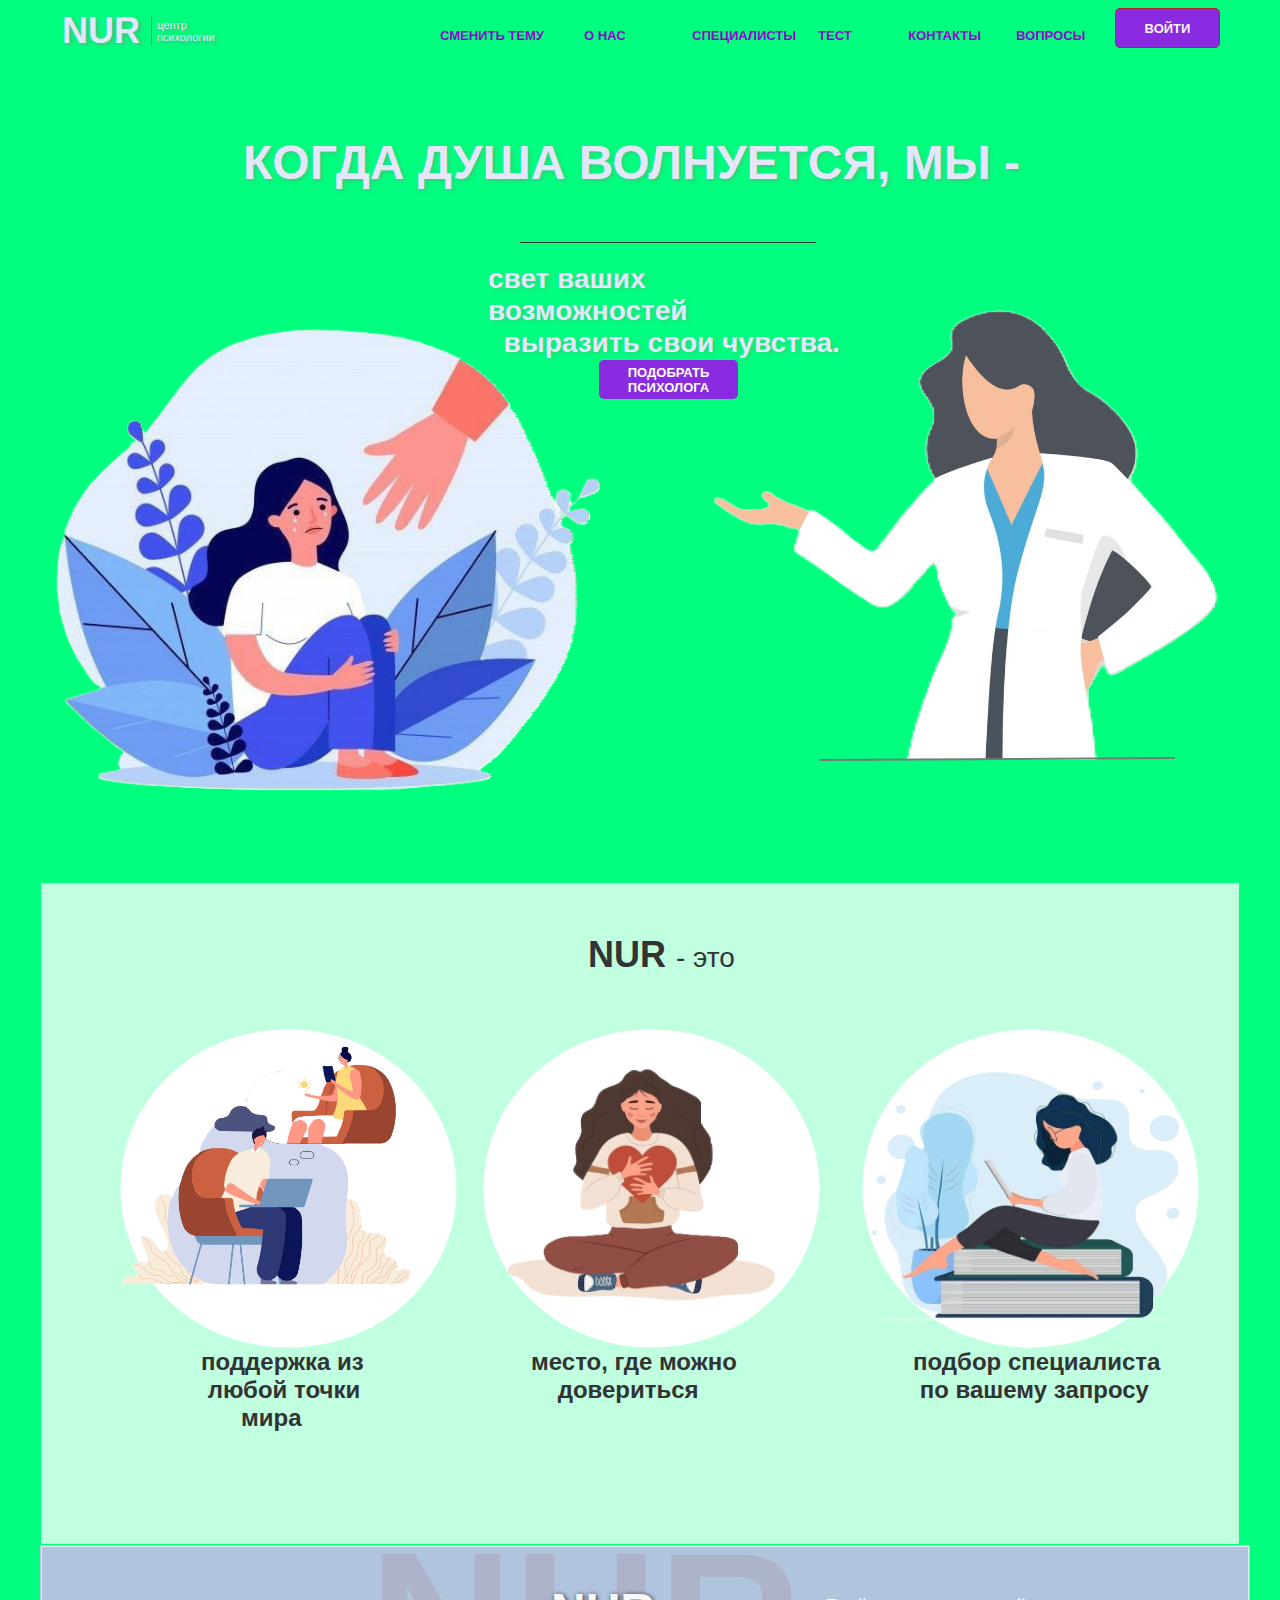
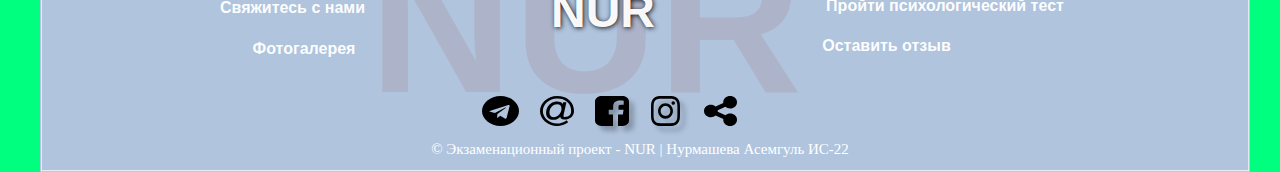
<file: index.html>
﻿<!DOCTYPE html>
<html lang="ru">
  <head>
    <title>phycholog</title>
    <meta http-equiv="X-UA-Compatible" content="IE=edge">
    <meta http-equiv="content-type" content="text/html; charset=utf-8">
    <link href="resources/css/axure_rp_page.css" type="text/css" rel="stylesheet">
    <link href="styles.css" type="text/css" rel="stylesheet">
    <link href="files/phycholog/styles.css" type="text/css" rel="stylesheet">
    <script src="resources/scripts/jquery-3.7.1.min.js"></script>
    <script src="resources/scripts/axure/axQuery.js"></script>
    <script src="resources/scripts/axure/globals.js"></script>
    <script src="resources/scripts/axutils.js"></script>
    <script src="resources/scripts/axure/annotation.js"></script>
    <script src="resources/scripts/axure/axQuery.std.js"></script>
    <script src="resources/scripts/axure/doc.js"></script>
    <script src="resources/scripts/messagecenter.js"></script>
    <script src="resources/scripts/axure/events.js"></script>
    <script src="resources/scripts/axure/recording.js"></script>
    <script src="resources/scripts/axure/action.js"></script>
    <script src="resources/scripts/axure/expr.js"></script>
    <script src="resources/scripts/axure/geometry.js"></script>
    <script src="resources/scripts/axure/flyout.js"></script>
    <script src="resources/scripts/axure/model.js"></script>
    <script src="resources/scripts/axure/repeater.js"></script>
    <script src="resources/scripts/axure/sto.js"></script>
    <script src="resources/scripts/axure/utils.temp.js"></script>
    <script src="resources/scripts/axure/variables.js"></script>
    <script src="resources/scripts/axure/drag.js"></script>
    <script src="resources/scripts/axure/move.js"></script>
    <script src="resources/scripts/axure/visibility.js"></script>
    <script src="resources/scripts/axure/style.js"></script>
    <script src="resources/scripts/axure/adaptive.js"></script>
    <script src="resources/scripts/axure/tree.js"></script>
    <script src="resources/scripts/axure/init.temp.js"></script>
    <script src="resources/scripts/axure/legacy.js"></script>
    <script src="resources/scripts/axure/viewer.js"></script>
    <script src="resources/scripts/axure/math.js"></script>
    <script src="resources/scripts/axure/jquery.nicescroll.min.js"></script>
    <script src="data/document.js"></script>
    <script src="files/phycholog/data.js"></script>
	
  </head>
  <body>
    <div id="base" class="">

      <!-- МЕНЮ (панель управления) -->

	  <!-- Шапка сайта, меню -->
	<div id="header">
    <ul id="navbar">
        <!-- О НАС -->
        <li><a href="bubbles.html">О НАС</a></li>
        
        <!-- СПЕЦИАЛИСТЫ -->
        <li><a href="choicephycholog.html#spec">СПЕЦИАЛИСТЫ</a></li>
        
        <!-- ТЕСТ -->
        <li>
            <a href="#">&nbsp;&nbsp;&nbsp;&nbsp;&nbsp;ТЕСТ</a>
            <ul>
                <li><a href="test/test1.html">тревожность</a></li>
                <li><a href="test/test2.html">стресс</a></li>
                <li><a href="test/test3.html">депрессия</a></li>
            </ul>
        </li>
        
        <!-- КОНТАКТЫ -->
        <li>
            <a href="#">КОНТАКТЫ</a>
            <ul>
                <li><a href="https://t.me/telegram">Telegram</a></li>
                <li><a href="https://www.instagram.com/?hl=ru">Instagram</a></li>
                <li><a href="https://web.whatsapp.com/">WhatsApp</a></li>
            </ul>
        </li>
        
        <!-- ВОПРОСЫ -->
        <li><a href="questions.html"><span>ВОПРОСЫ</span></a></li>
    </ul>
    <!-- Кнопка Войти -->
    <div id="u1" class="ax_default button">
        <div id="u1_div" class=""></div>
        <div id="u1_text" class="text ">
            <p><a id="u2" class="link" href="signup.html"><span>ВОЙТИ</span></a></p>
        </div>
    </div>
    <!-- Кнопка Сменить тему -->
<div id="u47" class="ax_default primary_button" onclick="toggleTheme()">
  <div id="u47_div" class=""></div>
  <div id="u47_text" class="text ">
    <p><span>СМЕНИТЬ ТЕМУ</span></p>
  </div>
</div>
</ul>
</div>

      <!-- Unnamed (Group) -->
      <div id="u8" class="ax_default" data-left="15" data-top="8" data-width="167" data-height="45">

        <!-- Unnamed (логотип) -->

        <!-- Unnamed (Group) -->
        <div id="u10" class="ax_default" data-left="15" data-top="8" data-width="167" data-height="45">

          <div id="logo">
		  <!-- Логотип -->
          <div id="u11" class="ax_default link_button">
            <div id="u11_div" class=""></div>
            <div id="u11_text" class="text ">
              <p><a href="index.html"><span>NUR</span></a></p>
            </div>
          </div>

          <!-- Unnamed (Rectangle) -->
          <div id="u12" class="ax_default link_button">
            <div id="u12_div" class=""></div>
            <div id="u12_text" class="text ">
              <p><span>центр </span></p><p><span>&nbsp;&nbsp; &nbsp; &nbsp; &nbsp; психологии</span></p>
            </div>
          </div>

          <!-- Unnamed (Vertical Line) -->
          <div id="u13" class="ax_default line">
            <img id="u13_img" class="img " src="images/phycholog/u13.svg" alt="вертикальная линия">
            <div id="u13_text" class="text " style="display:none; visibility: hidden">
              <p></p>
            </div>
          </div>
        </div>
        <div id="u9" style="display:none; visibility:hidden;"></div>
      </div>
	  </div>

      <!-- Unnamed (Rectangle) -->
      <div id="u14" class="ax_default box_1">
        <img id="u14_img" class="img " src="images/phycholog/u14.svg" alt="прямоугольние">
        <div id="u14_text" class="text " style="display:none; visibility: hidden">
          <p></p>
        </div>
      </div>
      <div id="u0" style="display:none; visibility:hidden;"></div>

      <!-- Основное содержание -->
      <div id="u15" class="ax_default label">
        <div id="u15_div" class=""></div>
        <div id="u15_text" class="text ">
          <p><span>КОГДА ДУША ВОЛНУЕТСЯ, МЫ -</span></p>
        </div>
      </div>

      <!-- Unnamed (Line) -->
      <div id="u16" class="ax_default line">
        <img id="u16_img" class="img " src="images/phycholog/u16.svg" alt="линия">
        <div id="u16_text" class="text " style="display:none; visibility: hidden">
          <p></p>
        </div>
      </div>

      <!-- Unnamed (Rectangle) -->
      <div id="u17" class="ax_default label">
        <div id="u17_div" class=""></div>
        <div id="u17_text" class="text ">
          <p><span>свет ваших возможностей</span></p><p><span>&nbsp; выразить свои чувства.</span></p>
        </div>
      </div>

      <!-- Unnamed (Image) -->
      <div id="u18" class="ax_default image">
        <img id="u18_img" class="img " src="images/phycholog/u18.png" alt="клиент">
        <div id="u18_text" class="text " style="display:none; visibility: hidden">
          <p></p>
        </div>
      </div>

      <!-- Кнопка подобрать психолога -->
      <div id="u19" class="ax_default primary_button">
        <div id="u19_div" class=""></div>
        <div id="u19_text" class="text ">
          <p><span>ПОДОБРАТЬ ПСИХОЛОГА</span></p>
        </div>
      </div>

      <!-- Unnamed (Rectangle) -->
      <div id="u20" class="ax_default box_1">
        <img id="u20_img" class="img " src="images/phycholog/u20.svg" alt="рисунок7">
        <div id="u20_text" class="text " style="display:none; visibility: hidden">
          <p></p>
        </div>
      </div>

      <!-- Unnamed (Rectangle) -->
      <div id="u21" class="ax_default heading_1">
        <div id="u21_div" class=""></div>
        <div id="u21_text" class="text ">
          <p style="font-size:28px;"><span style="font-family:&quot;Cooper Black&quot;, &quot;Cooper&quot;, sans-serif;font-weight:900;font-size:36px;">NUR </span><span style="font-family:&quot;Comic Sans MS Обычный&quot;, &quot;Comic Sans MS&quot;, sans-serif;font-weight:400;">- это</span></p>
        </div>
      </div>

      <!-- Unnamed (Ellipse) -->
      <div id="u22" class="ax_default ellipse">
        <img id="u22_img" class="img " src="images/phycholog/u22.svg" alt="рисунок6">
        <div id="u22_text" class="text " style="display:none; visibility: hidden">
          <p></p>
        </div>
      </div>

      <!-- Unnamed (Ellipse) -->
      <div id="u23" class="ax_default ellipse">
        <img id="u23_img" class="img " src="images/phycholog/u22.svg" alt="рисунок5">
        <div id="u23_text" class="text " style="display:none; visibility: hidden">
          <p></p>
        </div>
      </div>

      <!-- Unnamed (Ellipse) -->
      <div id="u24" class="ax_default ellipse">
        <img id="u24_img" class="img " src="images/phycholog/u22.svg" alt="рисунок4">
        <div id="u24_text" class="text " style="display:none; visibility: hidden">
          <p></p>
        </div>
      </div>

      <!-- Unnamed (Image) -->
      <div id="u25" class="ax_default image">
        <img id="u25_img" class="img " src="images/phycholog/u25.png" alt="рисунок3">
        <div id="u25_text" class="text " style="display:none; visibility: hidden">
          <p></p>
        </div>
      </div>

      <!-- Unnamed (Image) -->
      <div id="u26" class="ax_default image">
        <img id="u26_img" class="img " src="images/phycholog/u26.png" alt="рисунок2">
        <div id="u26_text" class="text " style="display:none; visibility: hidden">
          <p></p>
        </div>
      </div>

      <!-- Unnamed (Image) -->
      <div id="u27" class="ax_default image">
        <img id="u27_img" class="img " src="images/phycholog/u27.png" alt="рисунок1">
        <div id="u27_text" class="text " style="display:none; visibility: hidden">
          <p></p>
        </div>
      </div>

      <!-- Unnamed (Rectangle) -->
      <div id="u28" class="ax_default heading_2">
        <div id="u28_div" class=""></div>
        <div id="u28_text" class="text ">
          <p id="about"><span>поддержка из </span></p><p><span>&nbsp;любой точки </span></p><p><span>&nbsp;&nbsp; &nbsp;&nbsp; мира</span></p>
        </div>
      </div>

      <!-- Unnamed (Rectangle) -->
      <div id="u29" class="ax_default heading_2">
        <div id="u29_div" class=""></div>
        <div id="u29_text" class="text ">
          <p><span>место, где можно </span></p><p><span>&nbsp;&nbsp;&nbsp; довериться</span></p>
        </div>
      </div>

      <!-- Unnamed (Rectangle) -->
      <div id="u30" class="ax_default heading_2">
        <div id="u30_div" class=""></div>
        <div id="u30_text" class="text ">
          <p><span>подбор специалиста </span></p><p><span>&nbsp;по вашему запросу</span></p>
        </div>
      </div>

      <!-- Unnamed (Image) -->
      <div id="u31" class="ax_default image">
        <img id="u31_img" class="img " src="images/phycholog/u31.png" alt="психолог">
        <div id="u31_text" class="text " style="display:none; visibility: hidden">
          <p></p>
        </div>
      </div>

      <!-- Unnamed (Line) -->
      <div id="u32" class="ax_default line">
        <img id="u32_img" class="img " src="images/phycholog/u32.svg" alt="черточка">
        <div id="u32_text" class="text " style="display:none; visibility: hidden">
          <p></p>
        </div>
      </div>

      <!-- Подвал -->
        <div id="footer">
	  <!-- Unnamed (Group) -->
      <div id="u34" class="ax_default" data-left="0" data-top="1545" data-width="1200" data-height="217">

        <!-- Unnamed (Rectangle) -->
        <div id="u35" class="ax_default box_1">
          <img id="u35_img" class="img " src="images/u35.png" alt="подвал">
          <div id="u35_text" class="text " style="display:none; visibility: hidden">
            <p></p>
          </div>
        </div>

        <!-- Кнопка Свяжитесь с нами (карта) -->
        <div id="u36" class="ax_default link_button">
          <img id="u36_img" class="img " src="images/u36.svg" alt="тень3">
          <div id="u36_text" class="text ">
            <p><a href="mapCuba.html"><span>Свяжитесь с нами</span></a></p>
          </div>
        </div>

        <!-- Кнопка фотогалерея -->
        <div id="u37" class="ax_default link_button">
          <img id="u37_img" class="img " src="images/u37.svg" alt="тень2">
          <div id="u37_text" class="text ">
            <p><a href="photogallery.html"><span>Фотогалерея</span></a></p>
          </div>
        </div>

        <!-- Unnamed (Rectangle) -->
        <div id="u38" class="ax_default link_button">
          <img id="u38_img" class="img " src="images/u38.svg" alt="тень1">
          <div id="u38_text" class="text ">
            <p><span style="font-family:&quot;Tahoma Полужирный&quot;, &quot;Tahoma Обычный&quot;, &quot;Tahoma&quot;, sans-serif;font-weight:700;color:rgba(255, 255, 255, 0.996078431372549);">Пройти психологический тест</span><span style="font-family:&quot;Arial Обычный&quot;, &quot;Arial&quot;, sans-serif;font-weight:400;"> </span></p>
          </div>
        </div>

        <!-- Unnamed (Rectangle) -->
        <div id="u39" class="ax_default link_button">
          <img id="u39_img" class="img " src="images/u39.svg" alt="тень">
          <div id="u39_text" class="text ">
            <p><span>Оставить отзыв</span></p>
          </div>
        </div>

        <!-- Unnamed (Shape) -->
        <div id="u40" class="ax_default icon">
          <img id="u40_img" class="img " src="images/u40.svg" alt="facebook">
          <div id="u40_text" class="text " style="display:none; visibility: hidden">
            <p></p>
          </div>
        </div>

        <!-- Unnamed (Shape) -->
        <div id="u41" class="ax_default icon">
          <img id="u41_img" class="img " src="images/u41.svg" alt="инстаграм">
          <div id="u41_text" class="text " style="display:none; visibility: hidden">
            <p></p>
          </div>
        </div>
      </div>

      <!-- Unnamed (Shape) -->
      <div id="u42" class="ax_default icon">
        <img id="u42_img" class="img " src="images/u42.svg" alt="электронная почта">
        <div id="u42_text" class="text " style="display:none; visibility: hidden">
          <p></p>
        </div>
      </div>

      <!-- Unnamed (Shape) -->
      <div id="u43" class="ax_default icon">
        <img id="u43_img" class="img " src="images/u43.svg" alt="поделиться">
        <div id="u43_text" class="text " style="display:none; visibility: hidden">
          <p></p>
        </div>
      </div>

      <!-- Unnamed (Shape) -->
      <div id="u44" class="ax_default icon">
        <img id="u44_img" class="img " src="images/u44.svg" alt="телеграм">
        <div id="u44_text" class="text " style="display:none; visibility: hidden">
          <p></p>
        </div>
      </div>

      <!-- Unnamed (Rectangle) -->
      <div id="u45" class="ax_default heading_1">
        <div id="u45_div" class=""></div>
        <div id="u45_text" class="text ">
          <p><span>NUR</span></p>
        </div>
      </div>

      <!-- Unnamed (Rectangle) -->
      <div id="u46" class="ax_default heading_1">
        <img id="u46_img" class="img " src="images/u46.svg" alt="пусто">
        <div id="u46_text" class="text ">
          <p><span>NUR</span></p>
        </div>
      </div>
      <div id="u33" style="display:none; visibility:hidden;"></div>
    </div>
	</div>
	<div style="position: absolute; top: 1741px; width: 100%; text-align: center; color: white; font-size: 15px; font-family: 'Comic Sans MS', cursive;">© Экзаменационный проект - NUR | Нурмашева Асемгуль ИС-22</div>
	<script>
  // Функция для переключения темы
function toggleTheme() {
    var themeLink = document.getElementById('theme-style'); // Получаем ссылку на стилевой файл

    if (!themeLink) {
      themeLink = document.createElement('link'); // Если стилевой файл не существует, создаем его
      themeLink.id = 'theme-style'; // Устанавливаем идентификатор
      themeLink.rel = 'stylesheet'; // Устанавливаем тип ссылки
      themeLink.href = 'dark.css'; // Устанавливаем путь к CSS файлу темной темы
      document.head.appendChild(themeLink); // Добавляем ссылку в элемент head
    } else {
      document.head.removeChild(themeLink); // Если стилевой файл существует, удаляем его
    }
    
    // Получаем ссылку на элемент <ul> с id="navbar"
    var navbar = document.getElementById('navbar');
    
    // Получаем список элементов <li> внутри элемента <ul>
    var listItems = navbar.getElementsByTagName('li');
    
    // Проходимся по всем элементам <li>
    for (var i = 0; i < listItems.length; i++) {
        // Устанавливаем цвет текста элемента <li>
        listItems[i].getElementsByTagName('a')[0].style.color = themeLink ? 'white' : 'black';
    }
}
</script>
  </body>
</html>
</file>
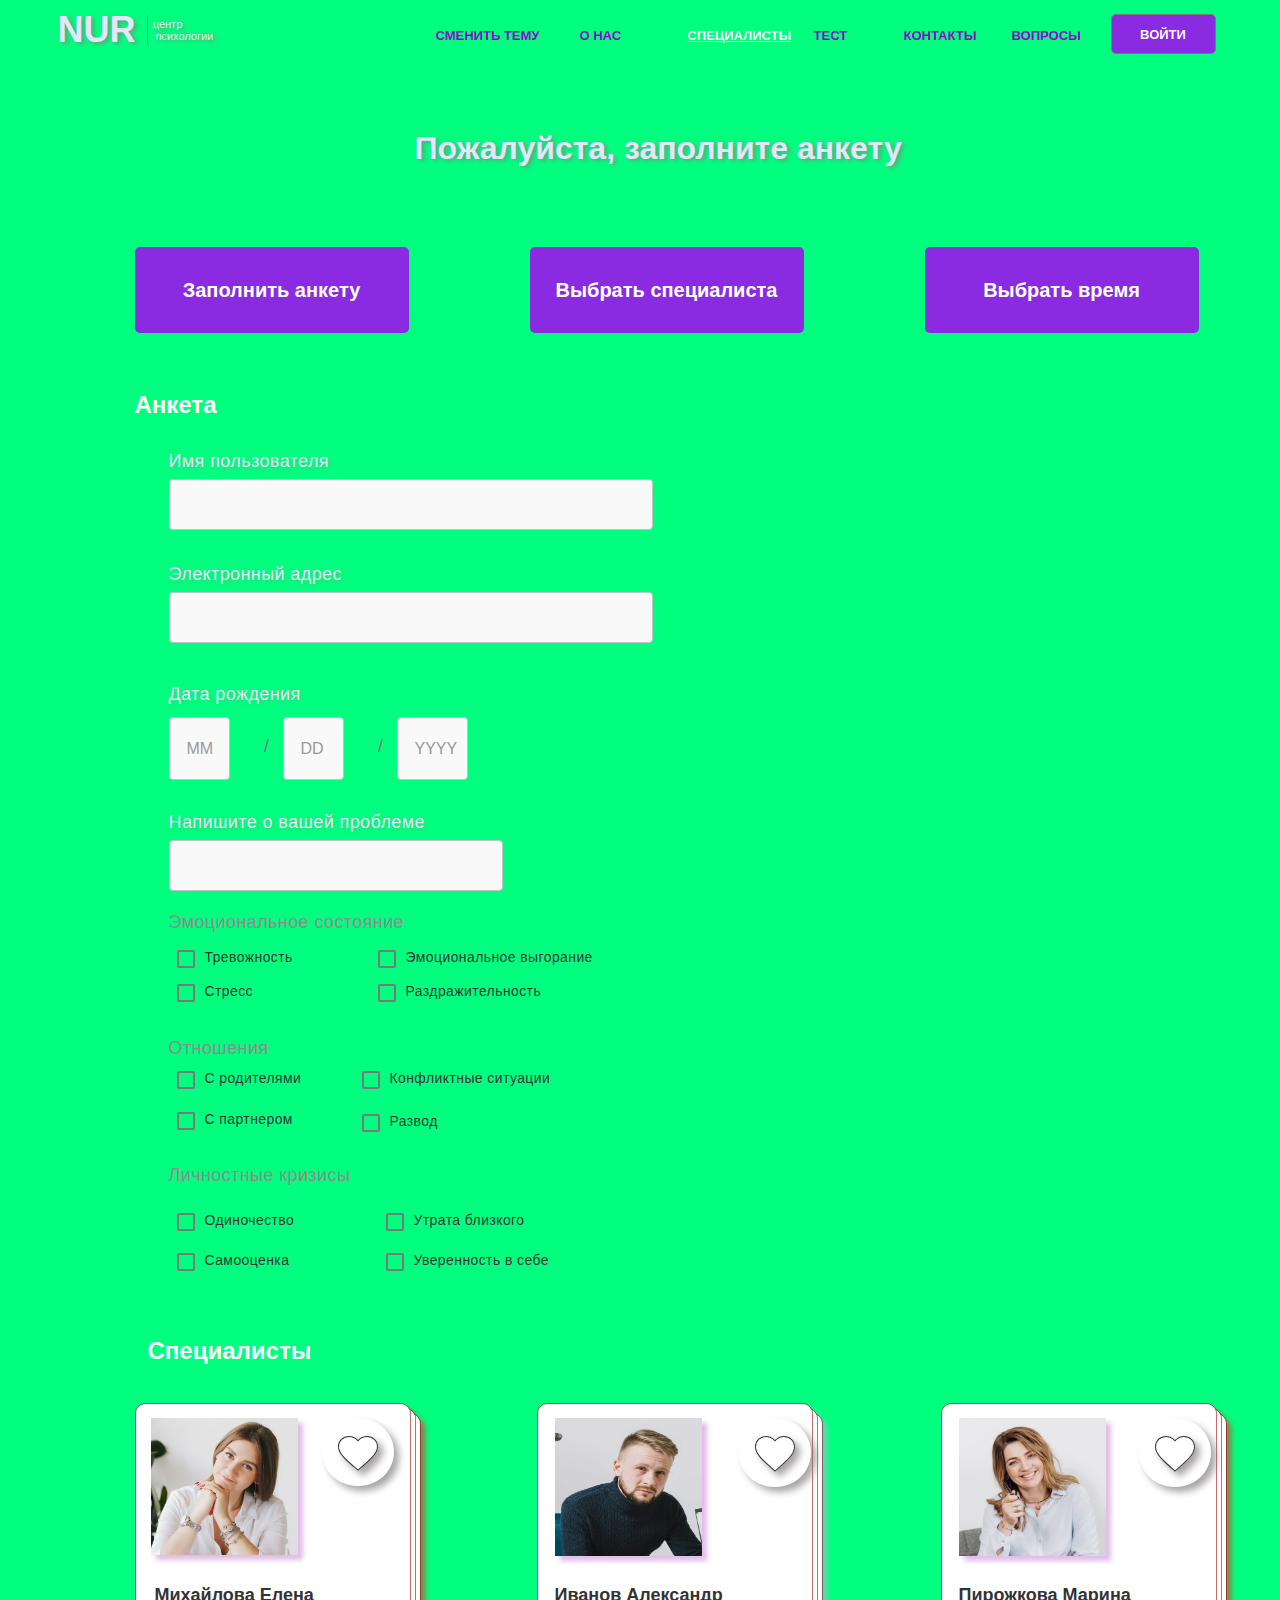
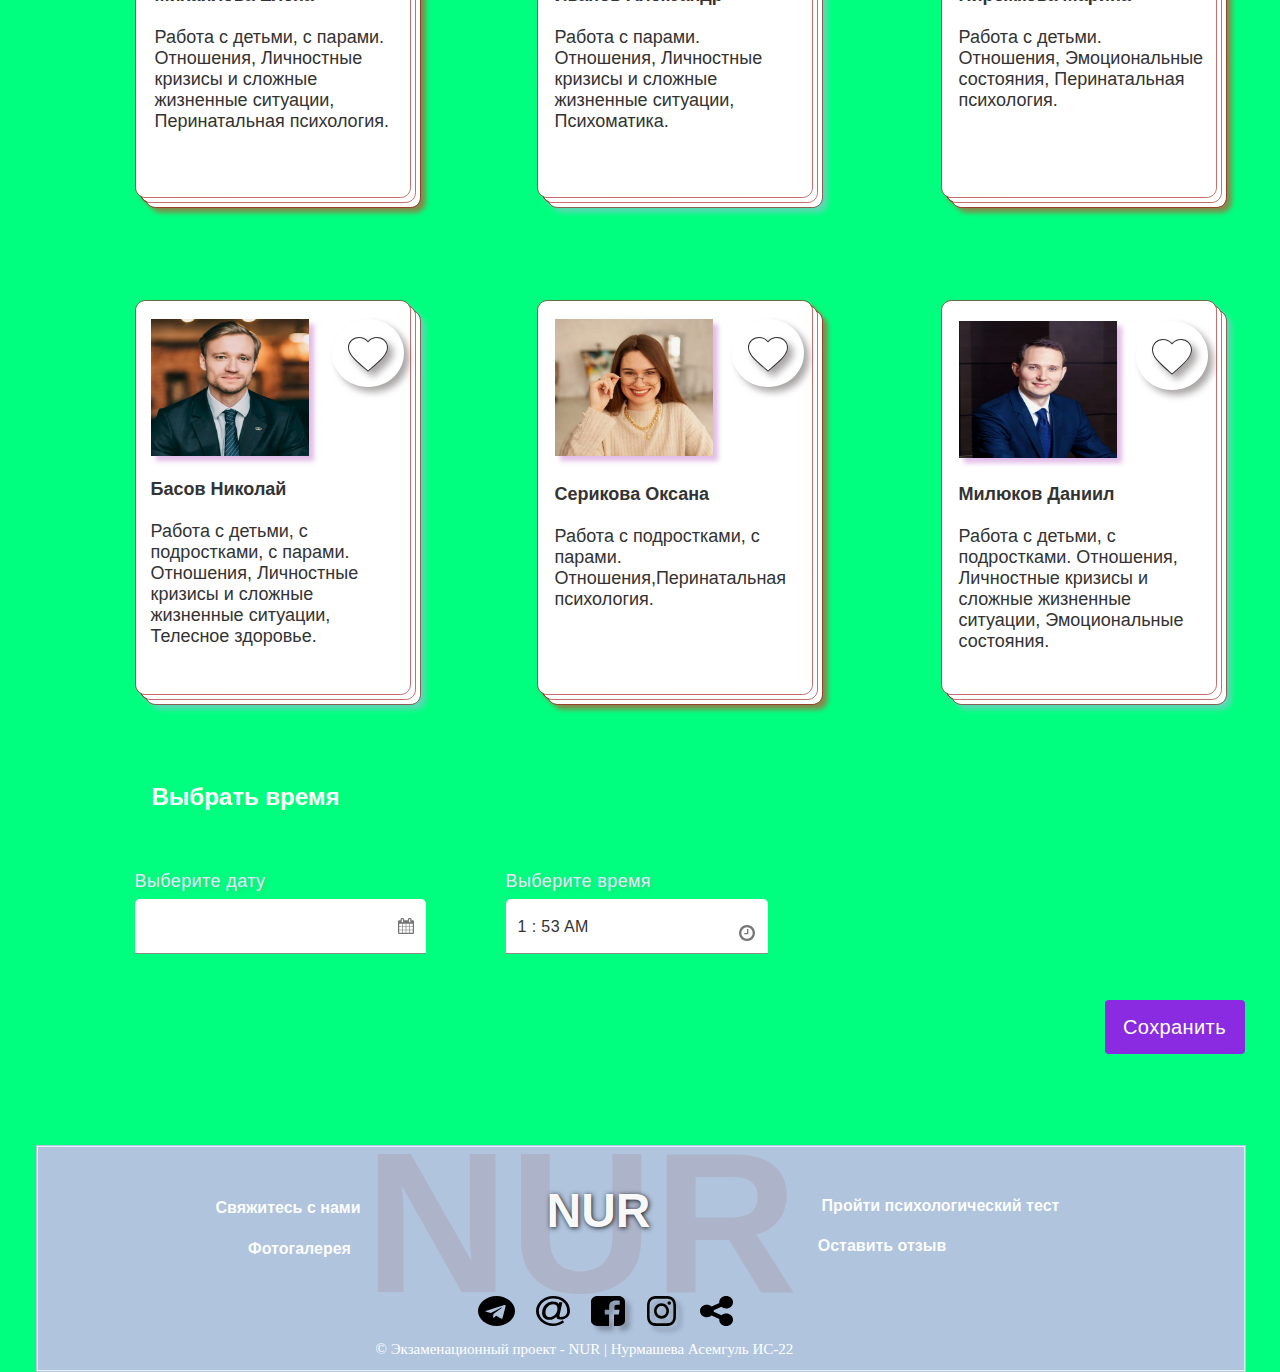
<file: choicephycholog.html>
﻿<!DOCTYPE html>
<html lang="ru">
  <head>
    <title>choicephycholog</title>
    <meta http-equiv="X-UA-Compatible" content="IE=edge">
    <meta http-equiv="content-type" content="text/html; charset=utf-8">
    <link href="resources/css/axure_rp_page.css" type="text/css" rel="stylesheet">
    <link href="styles.css" type="text/css" rel="stylesheet">
    <link href="files/choicephycholog/styles.css" type="text/css" rel="stylesheet">
    <script src="resources/scripts/jquery-3.7.1.min.js"></script>
    <script src="resources/scripts/axure/axQuery.js"></script>
    <script src="resources/scripts/axure/globals.js"></script>
    <script src="resources/scripts/axutils.js"></script>
    <script src="resources/scripts/axure/annotation.js"></script>
    <script src="resources/scripts/axure/axQuery.std.js"></script>
    <script src="resources/scripts/axure/doc.js"></script>
    <script src="resources/scripts/messagecenter.js"></script>
    <script src="resources/scripts/axure/events.js"></script>
    <script src="resources/scripts/axure/recording.js"></script>
    <script src="resources/scripts/axure/action.js"></script>
    <script src="resources/scripts/axure/expr.js"></script>
    <script src="resources/scripts/axure/geometry.js"></script>
    <script src="resources/scripts/axure/flyout.js"></script>
    <script src="resources/scripts/axure/model.js"></script>
    <script src="resources/scripts/axure/repeater.js"></script>
    <script src="resources/scripts/axure/sto.js"></script>
    <script src="resources/scripts/axure/utils.temp.js"></script>
    <script src="resources/scripts/axure/variables.js"></script>
    <script src="resources/scripts/axure/drag.js"></script>
    <script src="resources/scripts/axure/move.js"></script>
    <script src="resources/scripts/axure/visibility.js"></script>
    <script src="resources/scripts/axure/style.js"></script>
    <script src="resources/scripts/axure/adaptive.js"></script>
    <script src="resources/scripts/axure/tree.js"></script>
    <script src="resources/scripts/axure/init.temp.js"></script>
    <script src="resources/scripts/axure/legacy.js"></script>
    <script src="resources/scripts/axure/viewer.js"></script>
    <script src="resources/scripts/axure/math.js"></script>
    <script src="resources/scripts/axure/jquery.nicescroll.min.js"></script>
    <script src="data/document.js"></script>
    <script src="files/choicephycholog/data.js"></script>
    <script>
    </script>
  </head>
  <body>
    <div id="base" class="">

      <!-- Unnamed (логотип) -->

      <!-- Unnamed (Group) -->
      <div id="u87" class="ax_default" data-left="15" data-top="7" data-width="167" data-height="45">

        <!-- Unnamed (Rectangle) -->
        <div id="u88" class="ax_default link_button">
          <div id="u88_div" class=""></div>
          <div id="u88_text" class="text ">
            <p><a href="index.html"><span>NUR</span></a></p>
          </div>
        </div>

        <!-- Unnamed (Rectangle) -->
        <div id="u89" class="ax_default link_button">
          <div id="u89_div" class=""></div>
          <div id="u89_text" class="text ">
            <p><span>центр </span></p><p><span>&nbsp;&nbsp; &nbsp; &nbsp; &nbsp; &nbsp; психологии</span></p>
          </div>
        </div>

        <!-- Unnamed (Vertical Line) -->
        <div id="u90" class="ax_default line">
          <img id="u90_img" class="img " src="images/phycholog/u13.svg" alt="вертикальная линия">
          <div id="u90_text" class="text " style="display:none; visibility: hidden">
            <p></p>
          </div>
        </div>
      </div>
      <div id="u86" style="display:none; visibility:hidden;"></div>

      <!-- Шапка сайта, меню -->
	<div id="header">
    <ul id="navbar">
        <!-- О НАС -->
        <li><a href="bubbles.html">О НАС</a></li>
        
        <!-- СПЕЦИАЛИСТЫ -->
        <li><a href="choicephycholog.html#spec" style="color: white; text-decoration: underline;">СПЕЦИАЛИСТЫ</a></li>
        
        <!-- ТЕСТ -->
        <li>
            <a href="#">&nbsp;&nbsp;&nbsp;&nbsp;&nbsp;ТЕСТ</a>
            <ul>
                <li><a href="test/test1.html">тревожность</a></li>
                <li><a href="test/test2.html">стресс</a></li>
                <li><a href="test/test3.html">депрессия</a></li>
            </ul>
        </li>
        
        <!-- КОНТАКТЫ -->
        <li>
            <a href="#">КОНТАКТЫ</a>
            <ul>
                <li><a href="https://t.me/telegram">Telegram</a></li>
                <li><a href="https://www.instagram.com/?hl=ru">Instagram</a></li>
                <li><a href="https://web.whatsapp.com/">WhatsApp</a></li>
            </ul>
        </li>
        
        <!-- ВОПРОСЫ -->
        <li><a href="questions.html"><span>ВОПРОСЫ</span></a></li>
    </ul>
    <!-- Кнопка Войти -->
    <div id="u92" class="ax_default button">
        <div id="u92_div" class=""></div>
        <div id="u92_text" class="text ">
            <p><a id="u93" class="link" href="signup.html"><span>ВОЙТИ</span></a></p>
        </div>
    </div>
    <!-- Кнопка Сменить тему -->
<div id="u47" class="ax_default primary_button" onclick="toggleTheme()">
  <div id="u47_div" class=""></div>
  <div id="u47_text" class="text ">
    <p><span>СМЕНИТЬ ТЕМУ</span></p>
  </div>
</div>
</ul>
</div>

      <!-- Unnamed (Group) -->
      <div id="u99" class="ax_default" data-left="15" data-top="8" data-width="167" data-height="45">

        <!-- Unnamed (логотип) -->

        <!-- Unnamed (Group) -->
        <div id="u101" class="ax_default" data-left="15" data-top="8" data-width="167" data-height="45">

      <!-- Unnamed (Rectangle) -->
      <div id="u106" class="ax_default heading_1">
        <div id="u106_div" class=""></div>
        <div id="u106_text" class="text ">
          <p><span>Пожалуйста, заполните анкету</span></p>
        </div>
      </div>

      <!-- Unnamed (Rectangle) -->
      <div id="u107" class="ax_default primary_button">
        <div id="u107_div" class=""></div>
        <div id="u107_text" class="text ">
          <p><a href="#anceta"><span>Заполнить анкету</span></a></p>
        </div>
      </div>

      <!-- Unnamed (Rectangle) -->
      <div id="u108" class="ax_default primary_button">
        <div id="u108_div" class=""></div>
        <div id="u108_text" class="text ">
          <p><a href="#spec"><span>Выбрать специалиста</span></a></p>
        </div>
      </div>

      <!-- Unnamed (Rectangle) -->
      <div id="u109" class="ax_default primary_button">
        <div id="u109_div" class=""></div>
        <div id="u109_text" class="text ">
          <p><a href="#time"><span>Выбрать время</span></a></p>
        </div>
      </div>

      <!-- Unnamed (Group) -->
      <div id="u110" class="ax_default" data-left="99" data-top="451" data-width="1110" data-height="2502">

        <!-- Unnamed (Group) -->
        <div id="u111" class="ax_default" data-left="99" data-top="451" data-width="1110" data-height="2440">

          <!-- Unnamed (Group) -->
          <div id="u112" class="ax_default" data-left="133" data-top="451" data-width="1076" data-height="2440">

            <!-- Unnamed (Group) -->
            <div id="u113" class="ax_default" data-left="133" data-top="451" data-width="1076" data-height="2440">

              <!-- Unnamed (Group) -->
              <div id="u114" class="ax_default" data-left="133" data-top="451" data-width="1076" data-height="2440">

                <!-- Personal Information Form (Group) -->
                <div id="u115" class="ax_default" data-label="Personal Information Form" data-left="133" data-top="451" data-width="1076" data-height="2440">

                  <!-- First Name Input (Text Field) -->
                  <div id="u116" class="ax_default text_field" data-label="First Name Input">
                    <div id="u116_div" class=""></div>
                    <input id="u116_input" type="text" value="" class="u116_input"/>
                  </div>

                  <!-- First Name Label (Rectangle) -->
                  <div id="u117" class="ax_default label1" data-label="First Name Label">
                    <div id="u117_div" class=""></div>
                    <div id="u117_text" class="text ">
                      <p><span>Имя пользователя</span></p>
                    </div>
                  </div>

                  <!-- Email Input (Text Field) -->
                  <div id="u118" class="ax_default text_field" data-label="Email Input">
                    <div id="u118_div" class=""></div>
                    <input id="u118_input" type="text" value="" class="u118_input"/>
                  </div>

                  <!-- Email Label (Rectangle) -->
                  <div id="u119" class="ax_default label1" data-label="Email Label">
                    <div id="u119_div" class=""></div>
                    <div id="u119_text" class="text ">
                      <p><span>Электронный адрес</span></p>
                    </div>
                  </div>

                  <!-- Date of Birth (Group) -->
                  <div id="u120" class="ax_default" data-label="Date of Birth" data-left="133" data-top="684" data-width="299" data-height="96">

                    <!-- Month Input (Text Field) -->
                    <div id="u121" class="ax_default text_field" data-label="Month Input">
                      <div id="u121_div" class=""></div>
                      <input id="u121_input" type="text" value="" class="u121_input"/>
                    </div>

                    <!-- Date of Birth Label (Rectangle) -->
                    <div id="u122" class="ax_default label1" data-label="Date of Birth Label">
                      <div id="u122_div" class=""></div>
                      <div id="u122_text" class="text ">
                        <p><span>Дата рождения</span></p>
                      </div>
                    </div>

                    <!-- Unnamed (Rectangle) -->
                    <div id="u123" class="ax_default paragraph">
                      <div id="u123_div" class=""></div>
                      <div id="u123_text" class="text ">
                        <p><span>/</span></p>
                      </div>
                    </div>

                    <!-- Day Input (Text Field) -->
                    <div id="u124" class="ax_default text_field" data-label="Day Input">
                      <div id="u124_div" class=""></div>
                      <input id="u124_input" type="text" value="" class="u124_input"/>
                    </div>

                    <!-- Unnamed (Rectangle) -->
                    <div id="u125" class="ax_default paragraph">
                      <div id="u125_div" class=""></div>
                      <div id="u125_text" class="text ">
                        <p><span>/</span></p>
                      </div>
                    </div>

                    <!-- Year Input (Text Field) -->
                    <div id="u126" class="ax_default text_field" data-label="Year Input">
                      <div id="u126_div" class=""></div>
                      <input id="u126_input" type="text" value="" class="u126_input"/>
                    </div>
                  </div>

                  <!-- City Input (Text Field) -->
                  <div id="u127" class="ax_default text_field" data-label="City Input">
                    <div id="u127_div" class=""></div>
                    <input id="u127_input" type="text" value="" class="u127_input"/>
                  </div>

                  <!-- City Label (Rectangle) -->
                  <div id="u128" class="ax_default label1" data-label="City Label">
                    <div id="u128_div" class=""></div>
                    <div id="u128_text" class="text ">
                      <p><span>Напишите о вашей проблеме</span></p>
                    </div>
                  </div>

                  <!-- Save Button (Rectangle) -->
                  <div id="u129" class="ax_default primary_button1" data-label="Save Button">
                    <div id="u129_div" class=""></div>
                    <div id="u129_text" class="text ">
                      <p><span>Сохранить</span></p>
                    </div>
                  </div>

                  <!-- First Name Required (Rectangle) -->
                  <div id="u130" class="ax_default paragraph ax_default_hidden" data-label="First Name Required" style="display:none; visibility: hidden">
                    <div id="u130_div" class=""></div>
                    <div id="u130_text" class="text ">
                      <p><span>This field is required.</span></p>
                    </div>
                  </div>

                  <!-- Email Required (Rectangle) -->
                  <div id="u131" class="ax_default paragraph ax_default_hidden" data-label="Email Required" style="display:none; visibility: hidden">
                    <div id="u131_div" class=""></div>
                    <div id="u131_text" class="text ">
                      <p><span>This field is required.</span></p>
                    </div>
                  </div>
                </div>

                <!-- Checkbox Group (Styled) (Group) -->
                <div id="u132" class="ax_default" data-label="Checkbox Group (Styled)" data-left="133" data-top="912" data-width="243" data-height="97">

                  <!-- Unnamed (Group) -->
                  <div id="u133" class="ax_default" data-left="133" data-top="941" data-width="143" data-height="34">

                    <!-- Unnamed (Ellipse) -->
                    <div id="u134" class="ax_default shape">
                      <img id="u134_img" class="img " src="images/choicephycholog/u134.svg" alt="рисунок">
                      <div id="u134_text" class="text " style="display:none; visibility: hidden">
                        <p></p>
                      </div>
                    </div>

                    <!-- Unnamed (Checkbox) -->
                    <div id="u135" class="ax_default checkbox1">
                      <label id="u135_input_label" for="u135_input" style="position: absolute; left: 0px;">
                        <img id="u135_img" class="img " src="images/choicephycholog/u135.svg" alt="checkbox">
                        <div id="u135_text" class="text ">
                          <p><span>Тревожность</span></p>
                        </div>
                      </label>
                      <input id="u135_input" type="checkbox" value="checkbox"/>
                    </div>
                  </div>

                  <!-- Unnamed (Group) -->
                  <div id="u136" class="ax_default" data-left="0" data-top="0" data-width="0" data-height="0">
                  </div>

                  <!-- Unnamed (Group) -->
                  <div id="u137" class="ax_default" data-left="133" data-top="975" data-width="122" data-height="34">

                    <!-- Unnamed (Ellipse) -->
                    <div id="u138" class="ax_default shape">
                      <img id="u138_img" class="img " src="images/choicephycholog/u134.svg" alt="ellipse">
                      <div id="u138_text" class="text " style="display:none; visibility: hidden">
                        <p></p>
                      </div>
                    </div>

                    <!-- Unnamed (Checkbox) -->
                    <div id="u139" class="ax_default checkbox1">
                      <label id="u139_input_label" for="u139_input" style="position: absolute; left: 0px;">
                        <img id="u139_img" class="img " src="images/choicephycholog/u139.svg" alt="checkbox">
                        <div id="u139_text" class="text ">
                          <p><span>Стресс</span></p>
                        </div>
                      </label>
                      <input id="u139_input" type="checkbox" value="checkbox"/>
                    </div>
                  </div>

                  <!-- Pick a Time Label (Rectangle) -->
                  <div id="u140" class="ax_default paragraph" data-label="Pick a Time Label">
                    <div id="u140_div" class=""></div>
                    <div id="u140_text" class="text ">
                      <p><span>Эмоциональное состояние</span></p>
                    </div>
                  </div>
                </div>
              </div>

              <!-- Unnamed (Group) -->
              <div id="u141" class="ax_default" data-left="334" data-top="941" data-width="250" data-height="34">

                <!-- Unnamed (Ellipse) -->
                <div id="u142" class="ax_default shape">
                  <img id="u142_img" class="img " src="images/choicephycholog/u134.svg" alt="Ellipse">
                  <div id="u142_text" class="text " style="display:none; visibility: hidden">
                    <p></p>
                  </div>
                </div>

                <!-- Unnamed (Checkbox) -->
                <div id="u143" class="ax_default checkbox1">
                  <label id="u143_input_label" for="u143_input" style="position: absolute; left: 0px;">
                    <img id="u143_img" class="img " src="images/choicephycholog/u143.svg" alt="checkbox">
                    <div id="u143_text" class="text ">
                      <p><span>Эмоциональное выгорание</span></p>
                    </div>
                  </label>
                  <input id="u143_input" type="checkbox" value="checkbox"/>
                </div>
              </div>

              <!-- Unnamed (Group) -->
              <div id="u144" class="ax_default" data-left="334" data-top="975" data-width="186" data-height="34">

                <!-- Unnamed (Ellipse) -->
                <div id="u145" class="ax_default shape">
                  <img id="u145_img" class="img " src="images/choicephycholog/u134.svg" alt="Ellipse">
                  <div id="u145_text" class="text " style="display:none; visibility: hidden">
                    <p></p>
                  </div>
                </div>

                <!-- Unnamed (Checkbox) -->
                <div id="u146" class="ax_default checkbox1">
                  <label id="u146_input_label" for="u146_input" style="position: absolute; left: 0px;">
                    <img id="u146_img" class="img " src="images/choicephycholog/u146.svg" alt="checkbox">
                    <div id="u146_text" class="text ">
                      <p><span>Раздражительность</span></p>
                    </div>
                  </label>
                  <input id="u146_input" type="checkbox" value="checkbox"/>
                </div>
              </div>
            </div>

            <!-- Button Group Filled (Group) -->
            <div id="u147" class="ax_default" data-label="Button Group Filled" data-left="133" data-top="1038" data-width="421" data-height="99">

              <!-- Checkbox Group (Styled) (Group) -->
              <div id="u148" class="ax_default" data-label="Checkbox Group (Styled)" data-left="133" data-top="1038" data-width="421" data-height="99">

                <!-- Unnamed (Group) -->
                <div id="u149" class="ax_default" data-left="0" data-top="0" data-width="0" data-height="0">
                </div>

                <!-- Unnamed (Group) -->
                <div id="u150" class="ax_default" data-left="133" data-top="1062" data-width="166" data-height="34">

                  <!-- Unnamed (Ellipse) -->
                  <div id="u151" class="ax_default shape">
                    <img id="u151_img" class="img " src="images/choicephycholog/u134.svg" alt="Ellipse">
                    <div id="u151_text" class="text " style="display:none; visibility: hidden">
                      <p></p>
                    </div>
                  </div>

                  <!-- Unnamed (Checkbox) -->
                  <div id="u152" class="ax_default checkbox1">
                    <label id="u152_input_label" for="u152_input" style="position: absolute; left: 0px;">
                      <img id="u152_img" class="img " src="images/choicephycholog/u152.svg" alt="checkbox">
                      <div id="u152_text" class="text ">
                        <p><span>С родителями</span></p>
                      </div>
                    </label>
                    <input id="u152_input" type="checkbox" value="checkbox"/>
                  </div>
                </div>

                <!-- Unnamed (Group) -->
                <div id="u153" class="ax_default" data-left="133" data-top="1103" data-width="166" data-height="34">

                  <!-- Unnamed (Ellipse) -->
                  <div id="u154" class="ax_default shape">
                    <img id="u154_img" class="img " src="images/choicephycholog/u134.svg" alt="Ellipse">
                    <div id="u154_text" class="text " style="display:none; visibility: hidden">
                      <p></p>
                    </div>
                  </div>

                  <!-- Unnamed (Checkbox) -->
                  <div id="u155" class="ax_default checkbox1">
                    <label id="u155_input_label" for="u155_input" style="position: absolute; left: 0px;">
                      <img id="u155_img" class="img " src="images/choicephycholog/u155.svg" alt="checkbox">
                      <div id="u155_text" class="text ">
                        <p><span>С партнером</span></p>
                      </div>
                    </label>
                    <input id="u155_input" type="checkbox" value="checkbox"/>
                  </div>
                </div>

                <!-- Pick a Time Label (Rectangle) -->
                <div id="u156" class="ax_default paragraph" data-label="Pick a Time Label">
                  <div id="u156_div" class=""></div>
                  <div id="u156_text" class="text ">
                    <p><span>Отношения</span></p>
                  </div>
                </div>

                <!-- Unnamed (Group) -->
                <div id="u157" class="ax_default" data-left="318" data-top="1062" data-width="236" data-height="34">

                  <!-- Unnamed (Ellipse) -->
                  <div id="u158" class="ax_default shape">
                    <img id="u158_img" class="img " src="images/choicephycholog/u134.svg" alt="Ellipse">
                    <div id="u158_text" class="text " style="display:none; visibility: hidden">
                      <p></p>
                    </div>
                  </div>

                  <!-- Unnamed (Checkbox) -->
                  <div id="u159" class="ax_default checkbox1">
                    <label id="u159_input_label" for="u159_input" style="position: absolute; left: 0px;">
                      <img id="u159_img" class="img " src="images/choicephycholog/u159.svg" alt="checkbox">
                      <div id="u159_text" class="text ">
                        <p><span>Конфликтные ситуации</span></p>
                      </div>
                    </label>
                    <input id="u159_input" type="checkbox" value="checkbox"/>
                  </div>
                </div>
              </div>
            </div>

            <!-- Unnamed (Group) -->
            <div id="u160" class="ax_default" data-left="326" data-top="1096" data-width="158" data-height="36">

              <!-- Unnamed (Ellipse) -->
              <div id="u161" class="ax_default shape">
                <img id="u161_img" class="img " src="images/choicephycholog/u134.svg" alt="Ellipse">
                <div id="u161_text" class="text " style="display:none; visibility: hidden">
                  <p></p>
                </div>
              </div>

              <!-- Unnamed (Checkbox) -->
              <div id="u162" class="ax_default checkbox1">
                <label id="u162_input_label" for="u162_input" style="position: absolute; left: 0px;">
                  <img id="u162_img" class="img " src="images/choicephycholog/u162.svg" alt="checkbox">
                  <div id="u162_text" class="text ">
                    <p><span>Развод</span></p>
                  </div>
                </label>
                <input id="u162_input" type="checkbox" value="checkbox"/>
              </div>
            </div>

            <!-- Button Group Filled (Group) -->
            <div id="u163" class="ax_default" data-label="Button Group Filled" data-left="133" data-top="1165" data-width="474" data-height="114">

              <!-- Checkbox Group (Styled) (Group) -->
              <div id="u164" class="ax_default" data-label="Checkbox Group (Styled)" data-left="133" data-top="1165" data-width="474" data-height="114">

                <!-- Unnamed (Group) -->
                <div id="u165" class="ax_default" data-left="133" data-top="1204" data-width="186" data-height="34">

                  <!-- Unnamed (Ellipse) -->
                  <div id="u166" class="ax_default shape">
                    <img id="u166_img" class="img " src="images/choicephycholog/u134.svg" alt="Ellipse">
                    <div id="u166_text" class="text " style="display:none; visibility: hidden">
                      <p></p>
                    </div>
                  </div>

                  <!-- Unnamed (Checkbox) -->
                  <div id="u167" class="ax_default checkbox1">
                    <label id="u167_input_label" for="u167_input" style="position: absolute; left: 0px;">
                      <img id="u167_img" class="img " src="images/choicephycholog/u167.svg" alt="checkbox">
                      <div id="u167_text" class="text ">
                        <p><span>Одиночество</span></p>
                      </div>
                    </label>
                    <input id="u167_input" type="checkbox" value="checkbox"/>
                  </div>
                </div>

                <!-- Unnamed (Group) -->
                <div id="u168" class="ax_default" data-left="133" data-top="1244" data-width="186" data-height="34">

                  <!-- Unnamed (Ellipse) -->
                  <div id="u169" class="ax_default shape">
                    <img id="u169_img" class="img " src="images/choicephycholog/u134.svg" alt="Ellipse">
                    <div id="u169_text" class="text " style="display:none; visibility: hidden">
                      <p></p>
                    </div>
                  </div>

                  <!-- Unnamed (Checkbox) -->
                  <div id="u170" class="ax_default checkbox1">
                    <label id="u170_input_label" for="u170_input" style="position: absolute; left: 0px;">
                      <img id="u170_img" class="img " src="images/choicephycholog/u170.svg" alt="checkbox">
                      <div id="u170_text" class="text ">
                        <p><span>Самооценка</span></p>
                      </div>
                    </label>
                    <input id="u170_input" type="checkbox" value="checkbox"/>
                  </div>
                </div>

                <!-- Unnamed (Group) -->
                <div id="u171" class="ax_default" data-left="342" data-top="1245" data-width="207" data-height="34">

                  <!-- Unnamed (Ellipse) -->
                  <div id="u172" class="ax_default shape">
                    <img id="u172_img" class="img " src="images/choicephycholog/u134.svg" alt="Ellipse">
                    <div id="u172_text" class="text " style="display:none; visibility: hidden">
                      <p></p>
                    </div>
                  </div>

                  <!-- Unnamed (Checkbox) -->
                  <div id="u173" class="ax_default checkbox1">
                    <label id="u173_input_label" for="u173_input" style="position: absolute; left: 0px;">
                      <img id="u173_img" class="img " src="images/choicephycholog/u173.svg" alt="checkbox">
                      <div id="u173_text" class="text ">
                        <p><span>Уверенность в себе</span></p>
                      </div>
                    </label>
                    <input id="u173_input" type="checkbox" value="checkbox"/>
                  </div>
                </div>

                <!-- Pick a Time Label (Rectangle) -->
                <div id="u174" class="ax_default paragraph" data-label="Pick a Time Label">
                  <div id="u174_div" class=""></div>
                  <div id="u174_text" class="text ">
                    <p><span>Личностные кризисы</span></p>
                  </div>
                </div>

                <!-- Unnamed (Group) -->
                <div id="u175" class="ax_default" data-left="342" data-top="1204" data-width="265" data-height="34">

                  <!-- Unnamed (Ellipse) -->
                  <div id="u176" class="ax_default shape">
                    <img id="u176_img" class="img " src="images/choicephycholog/u134.svg" alt="Ellipse">
                    <div id="u176_text" class="text " style="display:none; visibility: hidden">
                      <p></p>
                    </div>
                  </div>

                  <!-- Unnamed (Checkbox) -->
                  <div id="u177" class="ax_default checkbox1">
                    <label id="u177_input_label" for="u177_input" style="position: absolute; left: 0px;">
                      <img id="u177_img" class="img " src="images/choicephycholog/u177.svg" alt="checkbox">
                      <div id="u177_text" class="text ">
                        <p><span>Утрата близкого</span></p>
                      </div>
                    </label>
                    <input id="u177_input" type="checkbox" value="checkbox"/>
                  </div>
                </div>
              </div>
            </div>

            <!-- Unnamed (Group) -->
            <div id="u178" class="ax_default" data-left="0" data-top="0" data-width="0" data-height="0">
            </div>
          </div>

          <!-- Unnamed (Group) -->
          <div id="u179" class="ax_default" data-left="99" data-top="1403" data-width="1092" data-height="902">

            <!-- Unnamed (Stacked Rectangle) -->
            <div id="u180" class="ax_default flow_shape1">
              <img id="u180_img" class="img " src="images/choicephycholog/u180.svg" alt="Rectangle">
              <div id="u180_text" class="text " style="display:none; visibility: hidden">
                <p></p>
              </div>
            </div>

            <!-- Unnamed (Stacked Rectangle) -->
            <div id="u181" class="ax_default flow_shape1">
              <img id="u181_img" class="img " src="images/choicephycholog/u181.svg" alt="Rectangle">
              <div id="u181_text" class="text " style="display:none; visibility: hidden">
                <p></p>
              </div>
            </div>

            <!-- Unnamed (Stacked Rectangle) -->
            <div id="u182" class="ax_default flow_shape1">
              <img id="u182_img" class="img " src="images/choicephycholog/u180.svg" alt="Rectangle">
              <div id="u182_text" class="text " style="display:none; visibility: hidden">
                <p></p>
              </div>
            </div>

            <!-- Unnamed (Stacked Rectangle) -->
            <div id="u183" class="ax_default flow_shape1">
              <img id="u183_img" class="img " src="images/choicephycholog/u183.svg" alt="Rectangle">
              <div id="u183_text" class="text " style="display:none; visibility: hidden">
                <p></p>
              </div>
            </div>

            <!-- Unnamed (Stacked Rectangle) -->
            <div id="u184" class="ax_default flow_shape1">
              <img id="u184_img" class="img " src="images/choicephycholog/u183.svg" alt="Rectangle">
              <div id="u184_text" class="text " style="display:none; visibility: hidden">
                <p></p>
              </div>
            </div>

            <!-- Unnamed (Stacked Rectangle) -->
            <div id="u185" class="ax_default flow_shape1">
              <img id="u185_img" class="img " src="images/choicephycholog/u185.svg" alt="Rectangle">
              <div id="u185_text" class="text " style="display:none; visibility: hidden">
                <p></p>
              </div>
            </div>

            <!-- Unnamed (Image) -->
            <div id="u186" class="ax_default image">
              <img id="u186_img" class="img " src="images/choicephycholog/u186.svg" alt="psycholog">
              <div id="u186_text" class="text " style="display:none; visibility: hidden">
                <p></p>
              </div>
            </div>

            <!-- Unnamed (Image) -->
            <div id="u187" class="ax_default image">
              <img id="u187_img" class="img " src="images/choicephycholog/u187.svg" alt="psycholog1">
              <div id="u187_text" class="text " style="display:none; visibility: hidden">
                <p></p>
              </div>
            </div>

            <!-- Unnamed (Image) -->
            <div id="u188" class="ax_default image">
              <img id="u188_img" class="img " src="images/choicephycholog/u188.svg" alt="psycholog2">
              <div id="u188_text" class="text " style="display:none; visibility: hidden">
                <p></p>
              </div>
            </div>

            <!-- Unnamed (Rectangle) -->
            <div id="u189" class="ax_default heading_3">
              <div id="u189_div" class=""></div>
              <div id="u189_text" class="text ">
                <p><span style="font-family:&quot;Comic Sans MS Полужирный&quot;, &quot;Comic Sans MS Обычный&quot;, &quot;Comic Sans MS&quot;, sans-serif;font-weight:700;">Михайлова Елена</span></p><p><span style="font-family:&quot;Comic Sans MS Обычный&quot;, &quot;Comic Sans MS&quot;, sans-serif;font-weight:400;"><br></span></p><p><span style="font-family:&quot;Comic Sans MS Обычный&quot;, &quot;Comic Sans MS&quot;, sans-serif;font-weight:400;">Работа с детьми, с парами. Отношения, Личностные кризисы и сложные жизненные ситуации, Перинатальная психология. </span></p>
              </div>
            </div>

            <!-- Unnamed (Rectangle) -->
            <div id="u190" class="ax_default heading_3">
              <div id="u190_div" class=""></div>
              <div id="u190_text" class="text ">
                <p><span style="font-family:&quot;Comic Sans MS Полужирный&quot;, &quot;Comic Sans MS Обычный&quot;, &quot;Comic Sans MS&quot;, sans-serif;font-weight:700;">Иванов Александр</span></p><p><span style="font-family:&quot;Comic Sans MS Обычный&quot;, &quot;Comic Sans MS&quot;, sans-serif;font-weight:400;"><br></span></p><p><span style="font-family:&quot;Comic Sans MS Обычный&quot;, &quot;Comic Sans MS&quot;, sans-serif;font-weight:400;">Работа с парами. Отношения, Личностные кризисы и сложные жизненные ситуации, Психоматика. </span></p>
              </div>
            </div>

            <!-- Unnamed (Rectangle) -->
            <div id="u191" class="ax_default heading_3">
              <div id="u191_div" class=""></div>
              <div id="u191_text" class="text ">
                <p><span style="font-family:&quot;Comic Sans MS Полужирный&quot;, &quot;Comic Sans MS Обычный&quot;, &quot;Comic Sans MS&quot;, sans-serif;font-weight:700;">Пирожкова Марина</span></p><p><span style="font-family:&quot;Comic Sans MS Обычный&quot;, &quot;Comic Sans MS&quot;, sans-serif;font-weight:400;"><br></span></p><p><span style="font-family:&quot;Comic Sans MS Обычный&quot;, &quot;Comic Sans MS&quot;, sans-serif;font-weight:400;">Работа с детьми. Отношения, Эмоциональные состояния, Перинатальная психология. </span></p>
              </div>
            </div>

            <!-- Favorite Button (Group) -->
            <div id="u192" class="ax_default" data-label="Favorite Button" data-left="296" data-top="1919" data-width="72" data-height="68">

              <!-- Background Ellipse (Ellipse) -->
              <div id="u193" class="ax_default ellipse" data-label="Background Ellipse">
                <img id="u193_img" class="img " src="images/choicephycholog/background_ellipse_u193.svg"/>
                <div id="u193_text" class="text " style="display:none; visibility: hidden">
                  <p></p>
                </div>
              </div>

              <!-- Unnamed (Shape) -->
              <div id="u194" class="ax_default shape">
                <img id="u194_img" class="img " src="images/choicephycholog/u194.svg" alt="shape">
                <div id="u194_text" class="text " style="display:none; visibility: hidden">
                  <p></p>
                </div>
              </div>
            </div>

            <!-- Favorite Button (Group) -->
            <div id="u195" class="ax_default" data-label="Favorite Button" data-left="696" data-top="1919" data-width="72" data-height="68">

              <!-- Background Ellipse (Ellipse) -->
              <div id="u196" class="ax_default ellipse" data-label="Background Ellipse">
                <img id="u196_img" class="img " src="images/choicephycholog/background_ellipse_u193.svg" alt="Ellipse">
                <div id="u196_text" class="text " style="display:none; visibility: hidden">
                  <p></p>
                </div>
              </div>

              <!-- Unnamed (Shape) -->
              <div id="u197" class="ax_default shape">
                <img id="u197_img" class="img " src="images/choicephycholog/u194.svg" alt="shape">
                <div id="u197_text" class="text " style="display:none; visibility: hidden">
                  <p></p>
                </div>
              </div>
            </div>
          </div>

          <!-- Unnamed (Image) -->
          <div id="u198" class="ax_default image">
            <img id="u198_img" class="img " src="images/choicephycholog/u198.svg" alt="psycholog3">
            <div id="u198_text" class="text " style="display:none; visibility: hidden">
              <p></p>
            </div>
          </div>

          <!-- Favorite Button (Group) -->
          <div id="u199" class="ax_default" data-label="Favorite Button" data-left="286" data-top="1418" data-width="72" data-height="68">

            <!-- Background Ellipse (Ellipse) -->
            <div id="u200" class="ax_default ellipse" data-label="Background Ellipse">
              <img id="u200_img" class="img " src="images/choicephycholog/background_ellipse_u193.svg" alt="Ellipse">
              <div id="u200_text" class="text " style="display:none; visibility: hidden">
                <p></p>
              </div>
            </div>

            <!-- Unnamed (Shape) -->
            <div id="u201" class="ax_default shape">
              <img id="u201_img" class="img " src="images/choicephycholog/u194.svg" alt="psycholog4">
              <div id="u201_text" class="text " style="display:none; visibility: hidden">
                <p></p>
              </div>
            </div>
          </div>
        </div>

        <!-- Unnamed (Rectangle) -->
        <div id="u202" class="ax_default heading_3">
          <div id="u202_div" class=""></div>
          <div id="u202_text" class="text ">
            <p><span style="font-family:&quot;Comic Sans MS Полужирный&quot;, &quot;Comic Sans MS Обычный&quot;, &quot;Comic Sans MS&quot;, sans-serif;font-weight:700;">Басов Николай</span></p><p><span style="font-family:&quot;Comic Sans MS Обычный&quot;, &quot;Comic Sans MS&quot;, sans-serif;font-weight:400;"><br></span></p><p><span style="font-family:&quot;Comic Sans MS Обычный&quot;, &quot;Comic Sans MS&quot;, sans-serif;font-weight:400;">Работа с детьми, с подростками, с парами. Отношения, Личностные кризисы и сложные жизненные ситуации, Телесное здоровье. </span></p>
          </div>
        </div>

        <!-- Unnamed (Rectangle) -->
        <div id="u203" class="ax_default heading_3">
          <div id="u203_div" class=""></div>
          <div id="u203_text" class="text ">
            <p><span style="font-family:&quot;Comic Sans MS Полужирный&quot;, &quot;Comic Sans MS Обычный&quot;, &quot;Comic Sans MS&quot;, sans-serif;font-weight:700;">Серикова Оксана</span></p><p><span style="font-family:&quot;Comic Sans MS Обычный&quot;, &quot;Comic Sans MS&quot;, sans-serif;font-weight:400;"><br></span></p><p><span style="font-family:&quot;Comic Sans MS Обычный&quot;, &quot;Comic Sans MS&quot;, sans-serif;font-weight:400;">Работа с подростками, с парами. Отношения,Перинатальная психология. </span></p>
          </div>
        </div>

        <!-- Unnamed (Rectangle) -->
        <div id="u204" class="ax_default heading_3">
          <div id="u204_div" class=""></div>
          <div id="u204_text" class="text ">
            <p><span style="font-family:&quot;Comic Sans MS Полужирный&quot;, &quot;Comic Sans MS Обычный&quot;, &quot;Comic Sans MS&quot;, sans-serif;font-weight:700;">Милюков Даниил</span></p><p><span style="font-family:&quot;Comic Sans MS Обычный&quot;, &quot;Comic Sans MS&quot;, sans-serif;font-weight:400;"><br></span></p><p><span style="font-family:&quot;Comic Sans MS Обычный&quot;, &quot;Comic Sans MS&quot;, sans-serif;font-weight:400;">Работа с детьми, с подростками. Отношения, Личностные кризисы и сложные жизненные ситуации, Эмоциональные состояния.</span></p>
          </div>
        </div>

        <!-- Calendar Picker (Group) -->
        <div id="u205" class="ax_default" data-label="Calendar Picker" data-left="99" data-top="2471" data-width="291" data-height="83">

          <!-- Date Input (Group) -->
          <div id="u206" class="ax_default" data-label="Date Input" data-left="99" data-top="2499" data-width="291" data-height="55">

            <!-- Date Field (Text Field) -->
            <div id="u207" class="ax_default text_field" data-label="Date Field">
              <div id="u207_div" class=""></div>
              <input id="u207_input" type="text" value="" class="u207_input" readonly/>
            </div>

            <!-- Calendar Icon (Shape) -->
            <div id="u208" class="ax_default icon" data-label="Calendar Icon">
              <img id="u208_img" class="img " src="images/choicephycholog/calendar_icon_u208.svg" alt="Shape">
              <div id="u208_text" class="text " style="display:none; visibility: hidden">
                <p></p>
              </div>
            </div>
          </div>

          <!-- Calendar Pane (Dynamic Panel) -->
          <div id="u209" class="ax_default ax_default_hidden" data-label="Calendar Pane" style="display:none; visibility: hidden">
            <div id="u209_state0" class="panel_state" data-label="August" style="">
              <div id="u209_state0_content" class="panel_state_content">

                <!-- Month (Rectangle) -->
                <div id="u210" class="ax_default heading_3" data-label="Month">
                  <div id="u210_div" class=""></div>
                  <div id="u210_text" class="text ">
                    <p><span>August</span></p>
                  </div>
                </div>

                <!-- Unnamed (Rectangle) -->
                <div id="u211" class="ax_default label1">
                  <div id="u211_div" class=""></div>
                  <div id="u211_text" class="text ">
                    <p><span>S</span></p>
                  </div>
                </div>

                <!-- Unnamed (Rectangle) -->
                <div id="u212" class="ax_default label1">
                  <div id="u212_div" class=""></div>
                  <div id="u212_text" class="text ">
                    <p><span>M</span></p>
                  </div>
                </div>

                <!-- Unnamed (Rectangle) -->
                <div id="u213" class="ax_default label1">
                  <div id="u213_div" class=""></div>
                  <div id="u213_text" class="text ">
                    <p><span>T</span></p>
                  </div>
                </div>

                <!-- Unnamed (Rectangle) -->
                <div id="u214" class="ax_default label1">
                  <div id="u214_div" class=""></div>
                  <div id="u214_text" class="text ">
                    <p><span>W</span></p>
                  </div>
                </div>

                <!-- Unnamed (Rectangle) -->
                <div id="u215" class="ax_default label1">
                  <div id="u215_div" class=""></div>
                  <div id="u215_text" class="text ">
                    <p><span>T</span></p>
                  </div>
                </div>

                <!-- Unnamed (Rectangle) -->
                <div id="u216" class="ax_default label1">
                  <div id="u216_div" class=""></div>
                  <div id="u216_text" class="text ">
                    <p><span>F</span></p>
                  </div>
                </div>

                <!-- Unnamed (Rectangle) -->
                <div id="u217" class="ax_default label1">
                  <div id="u217_div" class=""></div>
                  <div id="u217_text" class="text ">
                    <p><span>S</span></p>
                  </div>
                </div>

                <!-- Unnamed (Rectangle) -->
                <div id="u218" class="ax_default label1" selectiongroup="My Dates">
                  <div id="u218_div" class=""></div>
                  <div id="u218_text" class="text ">
                    <p><span>01</span></p>
                  </div>
                </div>

                <!-- Unnamed (Rectangle) -->
                <div id="u219" class="ax_default label1" selectiongroup="My Dates">
                  <div id="u219_div" class=""></div>
                  <div id="u219_text" class="text ">
                    <p><span>02</span></p>
                  </div>
                </div>

                <!-- Unnamed (Rectangle) -->
                <div id="u220" class="ax_default label1" selectiongroup="My Dates">
                  <div id="u220_div" class=""></div>
                  <div id="u220_text" class="text ">
                    <p><span>03</span></p>
                  </div>
                </div>

                <!-- Unnamed (Rectangle) -->
                <div id="u221" class="ax_default label1" selectiongroup="My Dates">
                  <div id="u221_div" class=""></div>
                  <div id="u221_text" class="text ">
                    <p><span>04</span></p>
                  </div>
                </div>

                <!-- Unnamed (Rectangle) -->
                <div id="u222" class="ax_default label1" selectiongroup="My Dates">
                  <div id="u222_div" class=""></div>
                  <div id="u222_text" class="text ">
                    <p><span>05</span></p>
                  </div>
                </div>

                <!-- Unnamed (Rectangle) -->
                <div id="u223" class="ax_default label1" selectiongroup="My Dates">
                  <div id="u223_div" class=""></div>
                  <div id="u223_text" class="text ">
                    <p><span>06</span></p>
                  </div>
                </div>

                <!-- Unnamed (Rectangle) -->
                <div id="u224" class="ax_default label1" selectiongroup="My Dates">
                  <div id="u224_div" class=""></div>
                  <div id="u224_text" class="text ">
                    <p><span>07</span></p>
                  </div>
                </div>

                <!-- Unnamed (Rectangle) -->
                <div id="u225" class="ax_default label1" selectiongroup="My Dates">
                  <div id="u225_div" class=""></div>
                  <div id="u225_text" class="text ">
                    <p><span>08</span></p>
                  </div>
                </div>

                <!-- Unnamed (Rectangle) -->
                <div id="u226" class="ax_default label1" selectiongroup="My Dates">
                  <div id="u226_div" class=""></div>
                  <div id="u226_text" class="text ">
                    <p><span>09</span></p>
                  </div>
                </div>

                <!-- Unnamed (Rectangle) -->
                <div id="u227" class="ax_default label1" selectiongroup="My Dates">
                  <div id="u227_div" class=""></div>
                  <div id="u227_text" class="text ">
                    <p><span>10</span></p>
                  </div>
                </div>

                <!-- Unnamed (Rectangle) -->
                <div id="u228" class="ax_default label1" selectiongroup="My Dates">
                  <div id="u228_div" class=""></div>
                  <div id="u228_text" class="text ">
                    <p><span>11</span></p>
                  </div>
                </div>

                <!-- Unnamed (Rectangle) -->
                <div id="u229" class="ax_default label1" selectiongroup="My Dates">
                  <div id="u229_div" class=""></div>
                  <div id="u229_text" class="text ">
                    <p><span>12</span></p>
                  </div>
                </div>

                <!-- Unnamed (Rectangle) -->
                <div id="u230" class="ax_default label1" selectiongroup="My Dates">
                  <div id="u230_div" class=""></div>
                  <div id="u230_text" class="text ">
                    <p><span>13</span></p>
                  </div>
                </div>

                <!-- Unnamed (Rectangle) -->
                <div id="u231" class="ax_default label1" selectiongroup="My Dates">
                  <div id="u231_div" class=""></div>
                  <div id="u231_text" class="text ">
                    <p><span>14</span></p>
                  </div>
                </div>

                <!-- Unnamed (Rectangle) -->
                <div id="u232" class="ax_default label1" selectiongroup="My Dates">
                  <div id="u232_div" class=""></div>
                  <div id="u232_text" class="text ">
                    <p><span>15</span></p>
                  </div>
                </div>

                <!-- Unnamed (Rectangle) -->
                <div id="u233" class="ax_default label1" selectiongroup="My Dates">
                  <div id="u233_div" class=""></div>
                  <div id="u233_text" class="text ">
                    <p><span>16</span></p>
                  </div>
                </div>

                <!-- Unnamed (Rectangle) -->
                <div id="u234" class="ax_default label1" selectiongroup="My Dates">
                  <div id="u234_div" class=""></div>
                  <div id="u234_text" class="text ">
                    <p><span>17</span></p>
                  </div>
                </div>

                <!-- Unnamed (Rectangle) -->
                <div id="u235" class="ax_default label1" selectiongroup="My Dates">
                  <div id="u235_div" class=""></div>
                  <div id="u235_text" class="text ">
                    <p><span>18</span></p>
                  </div>
                </div>

                <!-- Unnamed (Rectangle) -->
                <div id="u236" class="ax_default label1" selectiongroup="My Dates">
                  <div id="u236_div" class=""></div>
                  <div id="u236_text" class="text ">
                    <p><span>19</span></p>
                  </div>
                </div>

                <!-- Unnamed (Rectangle) -->
                <div id="u237" class="ax_default label1" selectiongroup="My Dates">
                  <div id="u237_div" class=""></div>
                  <div id="u237_text" class="text ">
                    <p><span>20</span></p>
                  </div>
                </div>

                <!-- Unnamed (Rectangle) -->
                <div id="u238" class="ax_default label1" selectiongroup="My Dates">
                  <div id="u238_div" class=""></div>
                  <div id="u238_text" class="text ">
                    <p><span>21</span></p>
                  </div>
                </div>

                <!-- Unnamed (Rectangle) -->
                <div id="u239" class="ax_default label1" selectiongroup="My Dates">
                  <div id="u239_div" class=""></div>
                  <div id="u239_text" class="text ">
                    <p><span>22</span></p>
                  </div>
                </div>

                <!-- Unnamed (Rectangle) -->
                <div id="u240" class="ax_default label1" selectiongroup="My Dates">
                  <div id="u240_div" class=""></div>
                  <div id="u240_text" class="text ">
                    <p><span>23</span></p>
                  </div>
                </div>

                <!-- Unnamed (Rectangle) -->
                <div id="u241" class="ax_default label1" selectiongroup="My Dates">
                  <div id="u241_div" class=""></div>
                  <div id="u241_text" class="text ">
                    <p><span>24</span></p>
                  </div>
                </div>

                <!-- Unnamed (Rectangle) -->
                <div id="u242" class="ax_default label1" selectiongroup="My Dates">
                  <div id="u242_div" class=""></div>
                  <div id="u242_text" class="text ">
                    <p><span>25</span></p>
                  </div>
                </div>

                <!-- Unnamed (Rectangle) -->
                <div id="u243" class="ax_default label1" selectiongroup="My Dates">
                  <div id="u243_div" class=""></div>
                  <div id="u243_text" class="text ">
                    <p><span>26</span></p>
                  </div>
                </div>

                <!-- Unnamed (Rectangle) -->
                <div id="u244" class="ax_default label1" selectiongroup="My Dates">
                  <div id="u244_div" class=""></div>
                  <div id="u244_text" class="text ">
                    <p><span>27</span></p>
                  </div>
                </div>

                <!-- Unnamed (Rectangle) -->
                <div id="u245" class="ax_default label1" selectiongroup="My Dates">
                  <div id="u245_div" class=""></div>
                  <div id="u245_text" class="text ">
                    <p><span>28</span></p>
                  </div>
                </div>

                <!-- Unnamed (Rectangle) -->
                <div id="u246" class="ax_default label1" selectiongroup="My Dates">
                  <div id="u246_div" class=""></div>
                  <div id="u246_text" class="text ">
                    <p><span>29</span></p>
                  </div>
                </div>

                <!-- Unnamed (Rectangle) -->
                <div id="u247" class="ax_default label1" selectiongroup="My Dates">
                  <div id="u247_div" class=""></div>
                  <div id="u247_text" class="text ">
                    <p><span>30</span></p>
                  </div>
                </div>

                <!-- Unnamed (Rectangle) -->
                <div id="u248" class="ax_default label1" selectiongroup="My Dates">
                  <div id="u248_div" class=""></div>
                  <div id="u248_text" class="text ">
                    <p><span>31</span></p>
                  </div>
                </div>

                <!-- Next (Shape) -->
                <div id="u249" class="ax_default icon disabled" data-label="Next">
                  <img id="u249_img" class="img " src="images/choicephycholog/next_u249_disabled.svg"/>
                  <div id="u249_text" class="text " style="display:none; visibility: hidden">
                    <p></p>
                  </div>
                </div>

                <!-- Previous (Shape) -->
                <div id="u250" class="ax_default icon" data-label="Previous">
                  <img id="u250_img" class="img " src="images/choicephycholog/previous_u250.svg"/>
                  <div id="u250_text" class="text " style="display:none; visibility: hidden">
                    <p></p>
                  </div>
                </div>
              </div>
            </div>
            <div id="u209_state1" class="panel_state" data-label="July" style="visibility: hidden;">
              <div id="u209_state1_content" class="panel_state_content">

                <!-- Month (Rectangle) -->
                <div id="u251" class="ax_default heading_3" data-label="Month">
                  <div id="u251_div" class=""></div>
                  <div id="u251_text" class="text ">
                    <p><span>July</span></p>
                  </div>
                </div>

                <!-- Unnamed (Rectangle) -->
                <div id="u252" class="ax_default label1">
                  <div id="u252_div" class=""></div>
                  <div id="u252_text" class="text ">
                    <p><span>S</span></p>
                  </div>
                </div>

                <!-- Unnamed (Rectangle) -->
                <div id="u253" class="ax_default label1">
                  <div id="u253_div" class=""></div>
                  <div id="u253_text" class="text ">
                    <p><span>M</span></p>
                  </div>
                </div>

                <!-- Unnamed (Rectangle) -->
                <div id="u254" class="ax_default label1">
                  <div id="u254_div" class=""></div>
                  <div id="u254_text" class="text ">
                    <p><span>T</span></p>
                  </div>
                </div>

                <!-- Unnamed (Rectangle) -->
                <div id="u255" class="ax_default label1">
                  <div id="u255_div" class=""></div>
                  <div id="u255_text" class="text ">
                    <p><span>W</span></p>
                  </div>
                </div>

                <!-- Unnamed (Rectangle) -->
                <div id="u256" class="ax_default label1">
                  <div id="u256_div" class=""></div>
                  <div id="u256_text" class="text ">
                    <p><span>T</span></p>
                  </div>
                </div>

                <!-- Unnamed (Rectangle) -->
                <div id="u257" class="ax_default label1">
                  <div id="u257_div" class=""></div>
                  <div id="u257_text" class="text ">
                    <p><span>F</span></p>
                  </div>
                </div>

                <!-- Unnamed (Rectangle) -->
                <div id="u258" class="ax_default label1">
                  <div id="u258_div" class=""></div>
                  <div id="u258_text" class="text ">
                    <p><span>S</span></p>
                  </div>
                </div>

                <!-- Unnamed (Rectangle) -->
                <div id="u259" class="ax_default label1" selectiongroup="My Dates">
                  <div id="u259_div" class=""></div>
                  <div id="u259_text" class="text ">
                    <p><span>01</span></p>
                  </div>
                </div>

                <!-- Unnamed (Rectangle) -->
                <div id="u260" class="ax_default label1" selectiongroup="My Dates">
                  <div id="u260_div" class=""></div>
                  <div id="u260_text" class="text ">
                    <p><span>02</span></p>
                  </div>
                </div>

                <!-- Unnamed (Rectangle) -->
                <div id="u261" class="ax_default label1" selectiongroup="My Dates">
                  <div id="u261_div" class=""></div>
                  <div id="u261_text" class="text ">
                    <p><span>03</span></p>
                  </div>
                </div>

                <!-- Unnamed (Rectangle) -->
                <div id="u262" class="ax_default label1" selectiongroup="My Dates">
                  <div id="u262_div" class=""></div>
                  <div id="u262_text" class="text ">
                    <p><span>04</span></p>
                  </div>
                </div>

                <!-- Unnamed (Rectangle) -->
                <div id="u263" class="ax_default label1" selectiongroup="My Dates">
                  <div id="u263_div" class=""></div>
                  <div id="u263_text" class="text ">
                    <p><span>05</span></p>
                  </div>
                </div>

                <!-- Unnamed (Rectangle) -->
                <div id="u264" class="ax_default label1" selectiongroup="My Dates">
                  <div id="u264_div" class=""></div>
                  <div id="u264_text" class="text ">
                    <p><span>06</span></p>
                  </div>
                </div>

                <!-- Unnamed (Rectangle) -->
                <div id="u265" class="ax_default label1" selectiongroup="My Dates">
                  <div id="u265_div" class=""></div>
                  <div id="u265_text" class="text ">
                    <p><span>07</span></p>
                  </div>
                </div>

                <!-- Unnamed (Rectangle) -->
                <div id="u266" class="ax_default label1" selectiongroup="My Dates">
                  <div id="u266_div" class=""></div>
                  <div id="u266_text" class="text ">
                    <p><span>08</span></p>
                  </div>
                </div>

                <!-- Unnamed (Rectangle) -->
                <div id="u267" class="ax_default label1" selectiongroup="My Dates">
                  <div id="u267_div" class=""></div>
                  <div id="u267_text" class="text ">
                    <p><span>09</span></p>
                  </div>
                </div>

                <!-- Unnamed (Rectangle) -->
                <div id="u268" class="ax_default label1" selectiongroup="My Dates">
                  <div id="u268_div" class=""></div>
                  <div id="u268_text" class="text ">
                    <p><span>10</span></p>
                  </div>
                </div>

                <!-- Unnamed (Rectangle) -->
                <div id="u269" class="ax_default label1" selectiongroup="My Dates">
                  <div id="u269_div" class=""></div>
                  <div id="u269_text" class="text ">
                    <p><span>11</span></p>
                  </div>
                </div>

                <!-- Unnamed (Rectangle) -->
                <div id="u270" class="ax_default label1" selectiongroup="My Dates">
                  <div id="u270_div" class=""></div>
                  <div id="u270_text" class="text ">
                    <p><span>12</span></p>
                  </div>
                </div>

                <!-- Unnamed (Rectangle) -->
                <div id="u271" class="ax_default label1" selectiongroup="My Dates">
                  <div id="u271_div" class=""></div>
                  <div id="u271_text" class="text ">
                    <p><span>13</span></p>
                  </div>
                </div>

                <!-- Unnamed (Rectangle) -->
                <div id="u272" class="ax_default label1" selectiongroup="My Dates">
                  <div id="u272_div" class=""></div>
                  <div id="u272_text" class="text ">
                    <p><span>14</span></p>
                  </div>
                </div>

                <!-- Unnamed (Rectangle) -->
                <div id="u273" class="ax_default label1" selectiongroup="My Dates">
                  <div id="u273_div" class=""></div>
                  <div id="u273_text" class="text ">
                    <p><span>15</span></p>
                  </div>
                </div>

                <!-- Unnamed (Rectangle) -->
                <div id="u274" class="ax_default label1" selectiongroup="My Dates">
                  <div id="u274_div" class=""></div>
                  <div id="u274_text" class="text ">
                    <p><span>16</span></p>
                  </div>
                </div>

                <!-- Unnamed (Rectangle) -->
                <div id="u275" class="ax_default label1" selectiongroup="My Dates">
                  <div id="u275_div" class=""></div>
                  <div id="u275_text" class="text ">
                    <p><span>17</span></p>
                  </div>
                </div>

                <!-- Unnamed (Rectangle) -->
                <div id="u276" class="ax_default label1" selectiongroup="My Dates">
                  <div id="u276_div" class=""></div>
                  <div id="u276_text" class="text ">
                    <p><span>18</span></p>
                  </div>
                </div>

                <!-- Unnamed (Rectangle) -->
                <div id="u277" class="ax_default label1" selectiongroup="My Dates">
                  <div id="u277_div" class=""></div>
                  <div id="u277_text" class="text ">
                    <p><span>19</span></p>
                  </div>
                </div>

                <!-- Unnamed (Rectangle) -->
                <div id="u278" class="ax_default label1" selectiongroup="My Dates">
                  <div id="u278_div" class=""></div>
                  <div id="u278_text" class="text ">
                    <p><span>20</span></p>
                  </div>
                </div>

                <!-- Unnamed (Rectangle) -->
                <div id="u279" class="ax_default label1" selectiongroup="My Dates">
                  <div id="u279_div" class=""></div>
                  <div id="u279_text" class="text ">
                    <p><span>21</span></p>
                  </div>
                </div>

                <!-- Unnamed (Rectangle) -->
                <div id="u280" class="ax_default label1" selectiongroup="My Dates">
                  <div id="u280_div" class=""></div>
                  <div id="u280_text" class="text ">
                    <p><span>22</span></p>
                  </div>
                </div>

                <!-- Unnamed (Rectangle) -->
                <div id="u281" class="ax_default label1" selectiongroup="My Dates">
                  <div id="u281_div" class=""></div>
                  <div id="u281_text" class="text ">
                    <p><span>23</span></p>
                  </div>
                </div>

                <!-- Unnamed (Rectangle) -->
                <div id="u282" class="ax_default label1" selectiongroup="My Dates">
                  <div id="u282_div" class=""></div>
                  <div id="u282_text" class="text ">
                    <p><span>24</span></p>
                  </div>
                </div>

                <!-- Unnamed (Rectangle) -->
                <div id="u283" class="ax_default label1" selectiongroup="My Dates">
                  <div id="u283_div" class=""></div>
                  <div id="u283_text" class="text ">
                    <p><span>25</span></p>
                  </div>
                </div>

                <!-- Unnamed (Rectangle) -->
                <div id="u284" class="ax_default label1" selectiongroup="My Dates">
                  <div id="u284_div" class=""></div>
                  <div id="u284_text" class="text ">
                    <p><span>26</span></p>
                  </div>
                </div>

                <!-- Unnamed (Rectangle) -->
                <div id="u285" class="ax_default label1" selectiongroup="My Dates">
                  <div id="u285_div" class=""></div>
                  <div id="u285_text" class="text ">
                    <p><span>27</span></p>
                  </div>
                </div>

                <!-- Unnamed (Rectangle) -->
                <div id="u286" class="ax_default label1" selectiongroup="My Dates">
                  <div id="u286_div" class=""></div>
                  <div id="u286_text" class="text ">
                    <p><span>28</span></p>
                  </div>
                </div>

                <!-- Unnamed (Rectangle) -->
                <div id="u287" class="ax_default label1" selectiongroup="My Dates">
                  <div id="u287_div" class=""></div>
                  <div id="u287_text" class="text ">
                    <p><span>29</span></p>
                  </div>
                </div>

                <!-- Unnamed (Rectangle) -->
                <div id="u288" class="ax_default label1" selectiongroup="My Dates">
                  <div id="u288_div" class=""></div>
                  <div id="u288_text" class="text ">
                    <p><span>30</span></p>
                  </div>
                </div>

                <!-- Unnamed (Rectangle) -->
                <div id="u289" class="ax_default label1" selectiongroup="My Dates">
                  <div id="u289_div" class=""></div>
                  <div id="u289_text" class="text ">
                    <p><span>31</span></p>
                  </div>
                </div>

                <!-- Next (Shape) -->
                <div id="u290" class="ax_default icon" data-label="Next">
                  <img id="u290_img" class="img " src="images/choicephycholog/next_u249.svg" alt="Shape">
                  <div id="u290_text" class="text " style="display:none; visibility: hidden">
                    <p></p>
                  </div>
                </div>

                <!-- Previous (Shape) -->
                <div id="u291" class="ax_default icon" data-label="Previous">
                  <img id="u291_img" class="img " src="images/choicephycholog/previous_u250.svg" alt="Shape">
                  <div id="u291_text" class="text " style="display:none; visibility: hidden">
                    <p></p>
                  </div>
                </div>
              </div>
            </div>
            <div id="u209_state2" class="panel_state" data-label="June" style="visibility: hidden;">
              <div id="u209_state2_content" class="panel_state_content">

                <!-- Month (Rectangle) -->
                <div id="u292" class="ax_default heading_3" data-label="Month">
                  <div id="u292_div" class=""></div>
                  <div id="u292_text" class="text ">
                    <p><span>June</span></p>
                  </div>
                </div>

                <!-- Unnamed (Rectangle) -->
                <div id="u293" class="ax_default label1">
                  <div id="u293_div" class=""></div>
                  <div id="u293_text" class="text ">
                    <p><span>S</span></p>
                  </div>
                </div>

                <!-- Unnamed (Rectangle) -->
                <div id="u294" class="ax_default label1">
                  <div id="u294_div" class=""></div>
                  <div id="u294_text" class="text ">
                    <p><span>M</span></p>
                  </div>
                </div>

                <!-- Unnamed (Rectangle) -->
                <div id="u295" class="ax_default label1">
                  <div id="u295_div" class=""></div>
                  <div id="u295_text" class="text ">
                    <p><span>T</span></p>
                  </div>
                </div>

                <!-- Unnamed (Rectangle) -->
                <div id="u296" class="ax_default label1">
                  <div id="u296_div" class=""></div>
                  <div id="u296_text" class="text ">
                    <p><span>W</span></p>
                  </div>
                </div>

                <!-- Unnamed (Rectangle) -->
                <div id="u297" class="ax_default label1">
                  <div id="u297_div" class=""></div>
                  <div id="u297_text" class="text ">
                    <p><span>T</span></p>
                  </div>
                </div>

                <!-- Unnamed (Rectangle) -->
                <div id="u298" class="ax_default label1">
                  <div id="u298_div" class=""></div>
                  <div id="u298_text" class="text ">
                    <p><span>F</span></p>
                  </div>
                </div>

                <!-- Unnamed (Rectangle) -->
                <div id="u299" class="ax_default label1">
                  <div id="u299_div" class=""></div>
                  <div id="u299_text" class="text ">
                    <p><span>S</span></p>
                  </div>
                </div>

                <!-- Unnamed (Rectangle) -->
                <div id="u300" class="ax_default label1" selectiongroup="My Dates">
                  <div id="u300_div" class=""></div>
                  <div id="u300_text" class="text ">
                    <p><span>01</span></p>
                  </div>
                </div>

                <!-- Unnamed (Rectangle) -->
                <div id="u301" class="ax_default label1" selectiongroup="My Dates">
                  <div id="u301_div" class=""></div>
                  <div id="u301_text" class="text ">
                    <p><span>02</span></p>
                  </div>
                </div>

                <!-- Unnamed (Rectangle) -->
                <div id="u302" class="ax_default label1" selectiongroup="My Dates">
                  <div id="u302_div" class=""></div>
                  <div id="u302_text" class="text ">
                    <p><span>03</span></p>
                  </div>
                </div>

                <!-- Unnamed (Rectangle) -->
                <div id="u303" class="ax_default label1" selectiongroup="My Dates">
                  <div id="u303_div" class=""></div>
                  <div id="u303_text" class="text ">
                    <p><span>04</span></p>
                  </div>
                </div>

                <!-- Unnamed (Rectangle) -->
                <div id="u304" class="ax_default label1" selectiongroup="My Dates">
                  <div id="u304_div" class=""></div>
                  <div id="u304_text" class="text ">
                    <p><span>05</span></p>
                  </div>
                </div>

                <!-- Unnamed (Rectangle) -->
                <div id="u305" class="ax_default label1" selectiongroup="My Dates">
                  <div id="u305_div" class=""></div>
                  <div id="u305_text" class="text ">
                    <p><span>06</span></p>
                  </div>
                </div>

                <!-- Unnamed (Rectangle) -->
                <div id="u306" class="ax_default label1" selectiongroup="My Dates">
                  <div id="u306_div" class=""></div>
                  <div id="u306_text" class="text ">
                    <p><span>07</span></p>
                  </div>
                </div>

                <!-- Unnamed (Rectangle) -->
                <div id="u307" class="ax_default label1" selectiongroup="My Dates">
                  <div id="u307_div" class=""></div>
                  <div id="u307_text" class="text ">
                    <p><span>08</span></p>
                  </div>
                </div>

                <!-- Unnamed (Rectangle) -->
                <div id="u308" class="ax_default label1" selectiongroup="My Dates">
                  <div id="u308_div" class=""></div>
                  <div id="u308_text" class="text ">
                    <p><span>09</span></p>
                  </div>
                </div>

                <!-- Unnamed (Rectangle) -->
                <div id="u309" class="ax_default label1" selectiongroup="My Dates">
                  <div id="u309_div" class=""></div>
                  <div id="u309_text" class="text ">
                    <p><span>10</span></p>
                  </div>
                </div>

                <!-- Unnamed (Rectangle) -->
                <div id="u310" class="ax_default label1" selectiongroup="My Dates">
                  <div id="u310_div" class=""></div>
                  <div id="u310_text" class="text ">
                    <p><span>11</span></p>
                  </div>
                </div>

                <!-- Unnamed (Rectangle) -->
                <div id="u311" class="ax_default label1" selectiongroup="My Dates">
                  <div id="u311_div" class=""></div>
                  <div id="u311_text" class="text ">
                    <p><span>12</span></p>
                  </div>
                </div>

                <!-- Unnamed (Rectangle) -->
                <div id="u312" class="ax_default label1" selectiongroup="My Dates">
                  <div id="u312_div" class=""></div>
                  <div id="u312_text" class="text ">
                    <p><span>13</span></p>
                  </div>
                </div>

                <!-- Unnamed (Rectangle) -->
                <div id="u313" class="ax_default label1" selectiongroup="My Dates">
                  <div id="u313_div" class=""></div>
                  <div id="u313_text" class="text ">
                    <p><span>14</span></p>
                  </div>
                </div>

                <!-- Unnamed (Rectangle) -->
                <div id="u314" class="ax_default label1" selectiongroup="My Dates">
                  <div id="u314_div" class=""></div>
                  <div id="u314_text" class="text ">
                    <p><span>15</span></p>
                  </div>
                </div>

                <!-- Unnamed (Rectangle) -->
                <div id="u315" class="ax_default label1" selectiongroup="My Dates">
                  <div id="u315_div" class=""></div>
                  <div id="u315_text" class="text ">
                    <p><span>16</span></p>
                  </div>
                </div>

                <!-- Unnamed (Rectangle) -->
                <div id="u316" class="ax_default label1" selectiongroup="My Dates">
                  <div id="u316_div" class=""></div>
                  <div id="u316_text" class="text ">
                    <p><span>17</span></p>
                  </div>
                </div>

                <!-- Unnamed (Rectangle) -->
                <div id="u317" class="ax_default label1" selectiongroup="My Dates">
                  <div id="u317_div" class=""></div>
                  <div id="u317_text" class="text ">
                    <p><span>18</span></p>
                  </div>
                </div>

                <!-- Unnamed (Rectangle) -->
                <div id="u318" class="ax_default label1" selectiongroup="My Dates">
                  <div id="u318_div" class=""></div>
                  <div id="u318_text" class="text ">
                    <p><span>19</span></p>
                  </div>
                </div>

                <!-- Unnamed (Rectangle) -->
                <div id="u319" class="ax_default label1" selectiongroup="My Dates">
                  <div id="u319_div" class=""></div>
                  <div id="u319_text" class="text ">
                    <p><span>20</span></p>
                  </div>
                </div>

                <!-- Unnamed (Rectangle) -->
                <div id="u320" class="ax_default label1" selectiongroup="My Dates">
                  <div id="u320_div" class=""></div>
                  <div id="u320_text" class="text ">
                    <p><span>21</span></p>
                  </div>
                </div>

                <!-- Unnamed (Rectangle) -->
                <div id="u321" class="ax_default label1" selectiongroup="My Dates">
                  <div id="u321_div" class=""></div>
                  <div id="u321_text" class="text ">
                    <p><span>22</span></p>
                  </div>
                </div>

                <!-- Unnamed (Rectangle) -->
                <div id="u322" class="ax_default label1" selectiongroup="My Dates">
                  <div id="u322_div" class=""></div>
                  <div id="u322_text" class="text ">
                    <p><span>23</span></p>
                  </div>
                </div>

                <!-- Unnamed (Rectangle) -->
                <div id="u323" class="ax_default label1" selectiongroup="My Dates">
                  <div id="u323_div" class=""></div>
                  <div id="u323_text" class="text ">
                    <p><span>24</span></p>
                  </div>
                </div>

                <!-- Unnamed (Rectangle) -->
                <div id="u324" class="ax_default label1" selectiongroup="My Dates">
                  <div id="u324_div" class=""></div>
                  <div id="u324_text" class="text ">
                    <p><span>25</span></p>
                  </div>
                </div>

                <!-- Unnamed (Rectangle) -->
                <div id="u325" class="ax_default label1" selectiongroup="My Dates">
                  <div id="u325_div" class=""></div>
                  <div id="u325_text" class="text ">
                    <p><span>26</span></p>
                  </div>
                </div>

                <!-- Unnamed (Rectangle) -->
                <div id="u326" class="ax_default label1" selectiongroup="My Dates">
                  <div id="u326_div" class=""></div>
                  <div id="u326_text" class="text ">
                    <p><span>27</span></p>
                  </div>
                </div>

                <!-- Unnamed (Rectangle) -->
                <div id="u327" class="ax_default label1" selectiongroup="My Dates">
                  <div id="u327_div" class=""></div>
                  <div id="u327_text" class="text ">
                    <p><span>28</span></p>
                  </div>
                </div>

                <!-- Unnamed (Rectangle) -->
                <div id="u328" class="ax_default label1" selectiongroup="My Dates">
                  <div id="u328_div" class=""></div>
                  <div id="u328_text" class="text ">
                    <p><span>29</span></p>
                  </div>
                </div>

                <!-- Unnamed (Rectangle) -->
                <div id="u329" class="ax_default label1" selectiongroup="My Dates">
                  <div id="u329_div" class=""></div>
                  <div id="u329_text" class="text ">
                    <p><span>30</span></p>
                  </div>
                </div>

                <!-- Next (Shape) -->
                <div id="u330" class="ax_default icon" data-label="Next">
                  <img id="u330_img" class="img " src="images/choicephycholog/next_u249.svg" alt="Shape">
                  <div id="u330_text" class="text " style="display:none; visibility: hidden">
                    <p></p>
                  </div>
                </div>

                <!-- Previous (Shape) -->
                <div id="u331" class="ax_default icon disabled" data-label="Previous">
                  <img id="u331_img" class="img " src="images/choicephycholog/previous_u331_disabled.svg" alt="Shape">
                  <div id="u331_text" class="text " style="display:none; visibility: hidden">
                    <p></p>
                  </div>
                </div>

                <!-- Next (Shape) -->
                <div id="u332" class="ax_default icon" data-label="Next">
                  <img id="u332_img" class="img " src="images/choicephycholog/next_u249.svg" alt="Shape">
                  <div id="u332_text" class="text " style="display:none; visibility: hidden">
                    <p></p>
                  </div>
                </div>
              </div>
            </div>
          </div>

          <!-- Pick a date Label (Rectangle) -->
          <div id="u333" class="ax_default paragraph" data-label="Pick a date Label">
            <div id="u333_div" class=""></div>
            <div id="u333_text" class="text ">
              <p><span>Выберите дату</span></p>
            </div>
          </div>
        </div>

        <!-- Time Picker (Group) -->
        <div id="u334" class="ax_default" data-label="Time Picker" data-left="470" data-top="2471" data-width="262" data-height="83">

          <!-- Time Input (Group) -->
          <div id="u335" class="ax_default" data-label="Time Input" data-left="470" data-top="2499" data-width="262" data-height="55">

            <!-- Time Input (Text Field) -->
            <div id="u336" class="ax_default text_field" data-label="Time Input">
              <div id="u336_div" class=""></div>
              <input id="u336_input" type="text" value="0:00 AM" class="u336_input" readonly/>
            </div>

            <!-- Clock Icon (Shape) -->
            <div id="u337" class="ax_default icon" data-label="Clock Icon">
              <img id="u337_img" class="img " src="images/choicephycholog/clock_icon_u337.svg" alt="Shape">
              <div id="u337_text" class="text " style="display:none; visibility: hidden">
                <p></p>
              </div>
            </div>
          </div>

          <!-- Time Selector (Dynamic Panel) -->
          <div id="u338" class="ax_default ax_default_hidden" data-label="Time Selector" style="display:none; visibility: hidden">
            <div id="u338_state0" class="panel_state" data-label="State1" style="">
              <div id="u338_state0_content" class="panel_state_content">

                <!-- Hours (Group) -->
                <div id="u339" class="ax_default" data-label="Hours" data-left="55" data-top="16" data-width="59" data-height="126">

                  <!-- Hours (Rectangle) -->
                  <div id="u340" class="ax_default label1" data-label="Hours">
                    <div id="u340_div" class=""></div>
                    <div id="u340_text" class="text ">
                      <p><span>1</span></p>
                    </div>
                  </div>

                  <!-- Unnamed (Group) -->
                  <div id="u341" class="ax_default" data-left="55" data-top="98" data-width="59" data-height="44">

                    <!-- Unnamed (Rectangle) -->
                    <div id="u342" class="ax_default shape">
                      <div id="u342_div" class=""></div>
                      <div id="u342_text" class="text " style="display:none; visibility: hidden">
                        <p></p>
                      </div>
                    </div>

                    <!-- Down (Shape) -->
                    <div id="u343" class="ax_default icon" data-label="Down">
                      <img id="u343_img" class="img " src="images/choicephycholog/down_u343.svg" alt="Shape">
                      <div id="u343_text" class="text " style="display:none; visibility: hidden">
                        <p></p>
                      </div>
                    </div>
                  </div>

                  <!-- Unnamed (Group) -->
                  <div id="u344" class="ax_default" data-left="55" data-top="16" data-width="59" data-height="44">

                    <!-- Unnamed (Rectangle) -->
                    <div id="u345" class="ax_default shape">
                      <div id="u345_div" class=""></div>
                      <div id="u345_text" class="text " style="display:none; visibility: hidden">
                        <p></p>
                      </div>
                    </div>

                    <!-- Up (Shape) -->
                    <div id="u346" class="ax_default icon" data-label="Up">
                      <img id="u346_img" class="img " src="images/choicephycholog/up_u346.svg" alt="Shape">
                      <div id="u346_text" class="text " style="display:none; visibility: hidden">
                        <p></p>
                      </div>
                    </div>
                  </div>
                </div>

                <!-- Seperator (Rectangle) -->
                <div id="u347" class="ax_default label1" data-label="Seperator">
                  <div id="u347_div" class=""></div>
                  <div id="u347_text" class="text ">
                    <p><span>:</span></p>
                  </div>
                </div>

                <!-- Minutes (Group) -->
                <div id="u348" class="ax_default" data-label="Minutes" data-left="101" data-top="16" data-width="59" data-height="126">

                  <!-- Minutes (Rectangle) -->
                  <div id="u349" class="ax_default label1" data-label="Minutes">
                    <div id="u349_div" class=""></div>
                    <div id="u349_text" class="text ">
                      <p><span>00</span></p>
                    </div>
                  </div>

                  <!-- Unnamed (Group) -->
                  <div id="u350" class="ax_default" data-left="101" data-top="98" data-width="59" data-height="44">

                    <!-- Unnamed (Rectangle) -->
                    <div id="u351" class="ax_default shape">
                      <div id="u351_div" class=""></div>
                      <div id="u351_text" class="text " style="display:none; visibility: hidden">
                        <p></p>
                      </div>
                    </div>

                    <!-- Down (Shape) -->
                    <div id="u352" class="ax_default icon" data-label="Down">
                      <img id="u352_img" class="img " src="images/choicephycholog/down_u343.svg" alt="Shape">
                      <div id="u352_text" class="text " style="display:none; visibility: hidden">
                        <p></p>
                      </div>
                    </div>
                  </div>

                  <!-- Unnamed (Group) -->
                  <div id="u353" class="ax_default" data-left="101" data-top="16" data-width="59" data-height="44">

                    <!-- Unnamed (Rectangle) -->
                    <div id="u354" class="ax_default shape">
                      <div id="u354_div" class=""></div>
                      <div id="u354_text" class="text " style="display:none; visibility: hidden">
                        <p></p>
                      </div>
                    </div>

                    <!-- Up (Shape) -->
                    <div id="u355" class="ax_default icon" data-label="Up">
                      <img id="u355_img" class="img " src="images/choicephycholog/up_u346.svg" alt="Shape">
                      <div id="u355_text" class="text " style="display:none; visibility: hidden">
                        <p></p>
                      </div>
                    </div>
                  </div>
                </div>

                <!-- AMPM (Group) -->
                <div id="u356" class="ax_default" data-label="AMPM" data-left="147" data-top="16" data-width="59" data-height="126">

                  <!-- AM PM (Rectangle) -->
                  <div id="u357" class="ax_default label1" data-label="AM PM">
                    <div id="u357_div" class=""></div>
                    <div id="u357_text" class="text ">
                      <p><span>PM</span></p>
                    </div>
                  </div>

                  <!-- Unnamed (Group) -->
                  <div id="u358" class="ax_default" data-left="147" data-top="16" data-width="59" data-height="44">

                    <!-- Unnamed (Rectangle) -->
                    <div id="u359" class="ax_default shape">
                      <div id="u359_div" class=""></div>
                      <div id="u359_text" class="text " style="display:none; visibility: hidden">
                        <p></p>
                      </div>
                    </div>

                    <!-- Up (Shape) -->
                    <div id="u360" class="ax_default icon" data-label="Up">
                      <img id="u360_img" class="img " src="images/choicephycholog/up_u346.svg" alt="Shape">
                      <div id="u360_text" class="text " style="display:none; visibility: hidden">
                        <p></p>
                      </div>
                    </div>
                  </div>

                  <!-- Unnamed (Group) -->
                  <div id="u361" class="ax_default" data-left="147" data-top="98" data-width="59" data-height="44">

                    <!-- Unnamed (Rectangle) -->
                    <div id="u362" class="ax_default shape">
                      <div id="u362_div" class=""></div>
                      <div id="u362_text" class="text " style="display:none; visibility: hidden">
                        <p></p>
                      </div>
                    </div>

                    <!-- Down (Shape) -->
                    <div id="u363" class="ax_default icon" data-label="Down">
                      <img id="u363_img" class="img " src="images/choicephycholog/down_u343.svg" alt="Shape">
                      <div id="u363_text" class="text " style="display:none; visibility: hidden">
                        <p></p>
                      </div>
                    </div>
                  </div>
                </div>
              </div>
            </div>
          </div>

          <!-- Pick a Time Label (Rectangle) -->
          <div id="u364" class="ax_default paragraph" data-label="Pick a Time Label">
            <div id="u364_div" class=""></div>
            <div id="u364_text" class="text ">
              <p><span>Выберите время</span></p>
            </div>
          </div>
        </div>

      <!-- Unnamed (Rectangle) -->
      <div id="u366" class="ax_default heading_2">
        <div id="u366_div" class=""></div>
        <div id="u366_text" class="text ">
          <p id="spec"><span>Специалисты</span></p>
        </div>
      </div>

      <!-- Unnamed (Image) -->
      <div id="u367" class="ax_default image">
        <img id="u367_img" class="img " src="images/choicephycholog/u367.svg" alt="psycholog5">
        <div id="u367_text" class="text " style="display:none; visibility: hidden">
          <p></p>
        </div>
      </div>

      <!-- Unnamed (Image) -->
      <div id="u368" class="ax_default image">
        <img id="u368_img" class="img " src="images/choicephycholog/u368.svg" alt="psycholog6">
        <div id="u368_text" class="text " style="display:none; visibility: hidden">
          <p></p>
        </div>
      </div>

      <!-- Favorite Button (Group) -->
      <div id="u369" class="ax_default" data-label="Favorite Button" data-left="703" data-top="1418" data-width="72" data-height="69">

        <!-- Background Ellipse (Ellipse) -->
        <div id="u370" class="ax_default ellipse" data-label="Background Ellipse">
          <img id="u370_img" class="img " src="images/choicephycholog/background_ellipse_u370.svg" alt="Ellipse">
          <div id="u370_text" class="text " style="display:none; visibility: hidden">
            <p></p>
          </div>
        </div>

        <!-- Unnamed (Shape) -->
        <div id="u371" class="ax_default shape">
          <img id="u371_img" class="img " src="images/choicephycholog/u371.svg" alt="Shape">
          <div id="u371_text" class="text " style="display:none; visibility: hidden">
            <p></p>
          </div>
        </div>
      </div>

      <!-- Unnamed (Rectangle) -->
      <div id="u372" class="ax_default heading_2">
        <div id="u372_div" class=""></div>
        <div id="u372_text" class="text ">
          <p id="time"><span>Выбрать время</span></p>
        </div>
      </div>

      <!-- Favorite Button (Group) -->
      <div id="u373" class="ax_default" data-label="Favorite Button" data-left="1103" data-top="1418" data-width="72" data-height="69">

        <!-- Background Ellipse (Ellipse) -->
        <div id="u374" class="ax_default ellipse" data-label="Background Ellipse">
          <img id="u374_img" class="img " src="images/choicephycholog/background_ellipse_u370.svg" alt="Ellipse">
          <div id="u374_text" class="text " style="display:none; visibility: hidden">
            <p></p>
          </div>
        </div>

        <!-- Unnamed (Shape) -->
        <div id="u375" class="ax_default shape">
          <img id="u375_img" class="img " src="images/choicephycholog/u371.svg" alt="Shape">
          <div id="u375_text" class="text " style="display:none; visibility: hidden">
            <p></p>
          </div>
        </div>
      </div>

      <!-- Favorite Button (Group) -->
      <div id="u376" class="ax_default" data-label="Favorite Button" data-left="1100" data-top="1921" data-width="72" data-height="69">

        <!-- Background Ellipse (Ellipse) -->
        <div id="u377" class="ax_default ellipse" data-label="Background Ellipse">
          <img id="u377_img" class="img " src="images/choicephycholog/background_ellipse_u370.svg" alt="Ellipse">
          <div id="u377_text" class="text " style="display:none; visibility: hidden">
            <p></p>
          </div>
        </div>

        <!-- Unnamed (Shape) -->
        <div id="u378" class="ax_default shape">
          <img id="u378_img" class="img " src="images/choicephycholog/u371.svg" alt="Shape">
          <div id="u378_text" class="text " style="display:none; visibility: hidden">
            <p></p>
          </div>
        </div>
      </div>

      <!-- Unnamed (Rectangle) -->
      <div id="u379" class="ax_default heading_2">
        <div id="u379_div" class=""></div>
        <div id="u379_text" class="text ">
          <p id="anceta"><span>Анкета</span></p>
        </div>
      </div>
    </div>
	
	<!-- Подвал -->
        <div id="footer">
	  <!-- Unnamed (Group) -->
      <div id="u34" class="ax_default" data-left="0" data-top="1545" data-width="1200" data-height="217">

        <!-- Unnamed (Rectangle) -->
        <div id="u35" class="ax_default box_1">
          <img id="u35_img" class="img " src="images/u35.png" alt="подвал">
          <div id="u35_text" class="text " style="display:none; visibility: hidden">
            <p></p>
          </div>
        </div>

        <!-- Кнопка Свяжитесь с нами (карта) -->
        <div id="u36" class="ax_default link_button">
          <img id="u36_img" class="img " src="images/u36.svg" alt="тень3">
          <div id="u36_text" class="text ">
            <p><a href="mapCuba.html"><span>Свяжитесь с нами</span></a></p>
          </div>
        </div>

        <!-- Кнопка фотогалерея -->
        <div id="u37" class="ax_default link_button">
          <img id="u37_img" class="img " src="images/u37.svg" alt="тень2">
          <div id="u37_text" class="text ">
            <p><a href="photogallery.html"><span>Фотогалерея</span></a></p>
          </div>
        </div>

        <!-- Unnamed (Rectangle) -->
        <div id="u38" class="ax_default link_button">
          <img id="u38_img" class="img " src="images/u38.svg" alt="тень1">
          <div id="u38_text" class="text ">
            <p><span style="font-family:&quot;Tahoma Полужирный&quot;, &quot;Tahoma Обычный&quot;, &quot;Tahoma&quot;, sans-serif;font-weight:700;color:rgba(255, 255, 255, 0.996078431372549);">Пройти психологический тест</span><span style="font-family:&quot;Arial Обычный&quot;, &quot;Arial&quot;, sans-serif;font-weight:400;"> </span></p>
          </div>
        </div>

        <!-- Unnamed (Rectangle) -->
        <div id="u39" class="ax_default link_button">
          <img id="u39_img" class="img " src="images/u39.svg" alt="тень">
          <div id="u39_text" class="text ">
            <p><span>Оставить отзыв</span></p>
          </div>
        </div>

        <!-- Unnamed (Shape) -->
        <div id="u40" class="ax_default icon">
          <img id="u40_img" class="img " src="images/u40.svg" alt="facebook">
          <div id="u40_text" class="text " style="display:none; visibility: hidden">
            <p></p>
          </div>
        </div>

        <!-- Unnamed (Shape) -->
        <div id="u41" class="ax_default icon">
          <img id="u41_img" class="img " src="images/u41.svg" alt="инстаграм">
          <div id="u41_text" class="text " style="display:none; visibility: hidden">
            <p></p>
          </div>
        </div>
      </div>

      <!-- Unnamed (Shape) -->
      <div id="u42" class="ax_default icon">
        <img id="u42_img" class="img " src="images/u42.svg" alt="электронная почта">
        <div id="u42_text" class="text " style="display:none; visibility: hidden">
          <p></p>
        </div>
      </div>

      <!-- Unnamed (Shape) -->
      <div id="u43" class="ax_default icon">
        <img id="u43_img" class="img " src="images/u43.svg" alt="поделиться">
        <div id="u43_text" class="text " style="display:none; visibility: hidden">
          <p></p>
        </div>
      </div>

      <!-- Unnamed (Shape) -->
      <div id="u44" class="ax_default icon">
        <img id="u44_img" class="img " src="images/u44.svg" alt="телеграм">
        <div id="u44_text" class="text " style="display:none; visibility: hidden">
          <p></p>
        </div>
      </div>

      <!-- Unnamed (Rectangle) -->
      <div id="u45" class="ax_default heading_1">
        <div id="u45_div" class=""></div>
        <div id="u45_text" class="text ">
          <p><span>NUR</span></p>
        </div>
      </div>

      <!-- Unnamed (Rectangle) -->
      <div id="u46" class="ax_default heading_1">
        <img id="u46_img" class="img " src="images/u46.svg" alt="пусто">
        <div id="u46_text" class="text ">
          <p><span>NUR</span></p>
        </div>
      </div>
      <div id="u33" style="display:none; visibility:hidden;"></div>
    </div>
	<div style="position: absolute; left: 340px; top: 2941px; width: 100%; text-align: center; color: white; font-size: 15px; font-family: 'Comic Sans MS', cursive;">
    <span style="white-space: nowrap;">© Экзаменационный проект - NUR | Нурмашева Асемгуль ИС-22</span>
</div>

	</div>
	
    <script>
  // Функция для переключения темы
function toggleTheme() {
    var themeLink = document.getElementById('theme-style'); // Получаем ссылку на стилевой файл

    if (!themeLink) {
      themeLink = document.createElement('link'); // Если стилевой файл не существует, создаем его
      themeLink.id = 'theme-style'; // Устанавливаем идентификатор
      themeLink.rel = 'stylesheet'; // Устанавливаем тип ссылки
      themeLink.href = 'dark.css'; // Устанавливаем путь к CSS файлу темной темы
      document.head.appendChild(themeLink); // Добавляем ссылку в элемент head
    } else {
      document.head.removeChild(themeLink); // Если стилевой файл существует, удаляем его
    }
    
    // Получаем ссылку на элемент <ul> с id="navbar"
    var navbar = document.getElementById('navbar');
    
    // Получаем список элементов <li> внутри элемента <ul>
    var listItems = navbar.getElementsByTagName('li');
    
    // Проходимся по всем элементам <li>
    for (var i = 0; i < listItems.length; i++) {
        // Устанавливаем цвет текста элемента <li>
        listItems[i].getElementsByTagName('a')[0].style.color = themeLink ? 'white' : 'black';
    }
}
</script>
  </body>
</html>
</file>
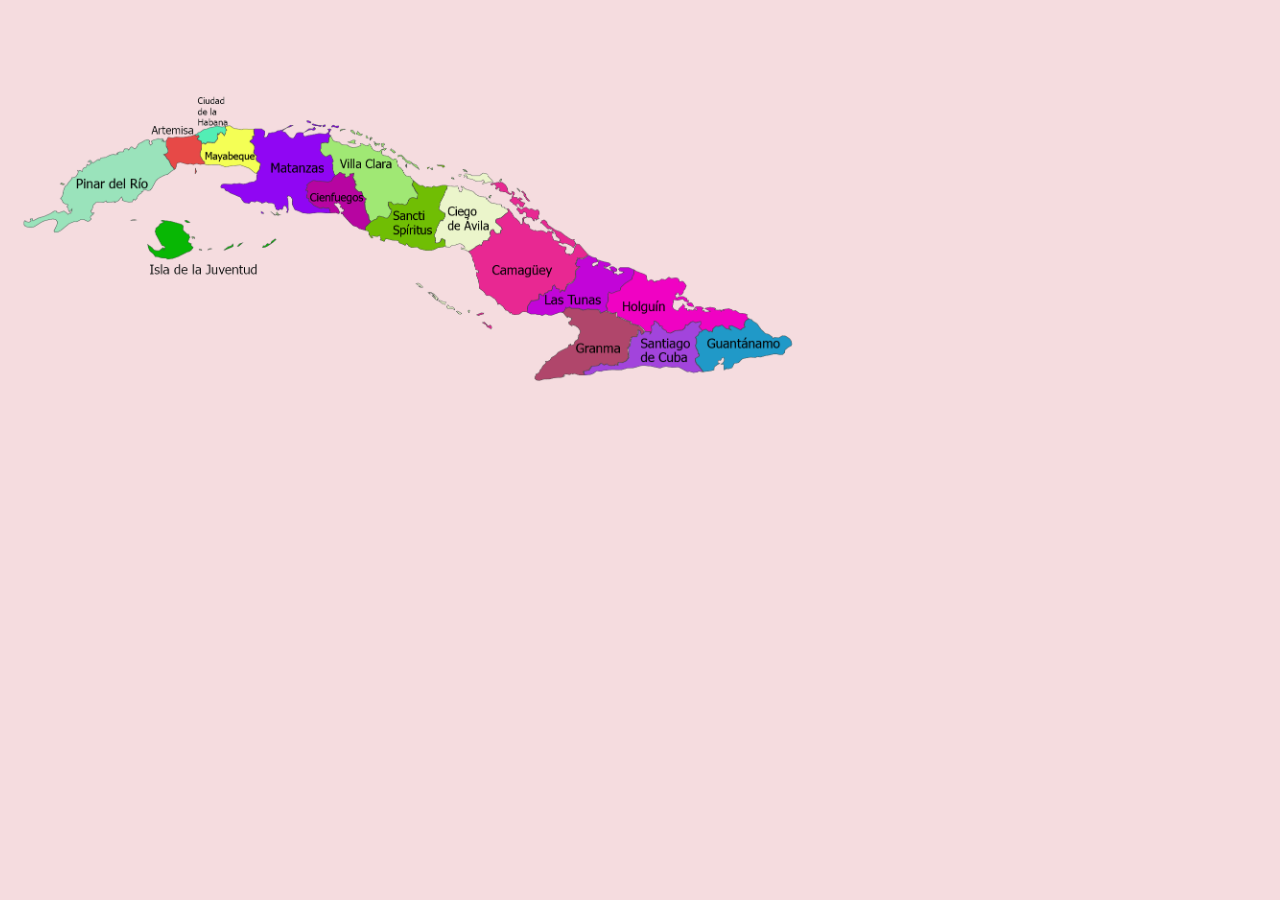
<file: mapCuba.html>
<!DOCTYPE html>
<html lang="en">
<head>
<meta charset="UTF-8">
<meta name="viewport" content="width=device-width, initial-scale=1.0">
<title>Интерактивная карта Кубы</title>
<script src="https://code.jquery.com/jquery-3.6.0.min.js"></script>
<style>
	body {
    background-color:rgba(215, 116, 128, 0.2549019607843137);
    }
    /* Стили для карты */
    #map {
        position: relative;
    }
    /* Стили для областей */
    .region {
        position: absolute;
        cursor: pointer;
        border: 1px solid transparent;
    }
    /* Стили для всплывающего блока */
    .info-box {
        display: none;
        position: absolute;
        background-color: #fff;
        padding: 10px;
        border: 1px solid #ccc;
        border-radius: 5px;
        box-shadow: 0 2px 5px rgba(0,0,0,0.2);
    }
	.region:hover {
    background-color: rgba(255, 255, 255, 0);
	}
	h3 {
    font-family: "Comic Sans MS", cursive, sans-serif;
	color: darkred;
    }
</style>
</head>
<body>

<div id="map">
    <img src="images/map.png" alt="Карта Кубы" style="width: 800px; height: auto;">
    <div class="region" id="havana" style="top: 95px; left: 196px; width: 20px; height: 40px;"></div>
    <div class="region" id="pinar-del-rio" style="top: 150px; left: 70px; width: 80px; height: 40px;"></div>
    <div class="region" id="matanzas" style="top: 120px; left: 245px; width: 50px; height: 70px;"></div>
	<div class="region" id="mayabeque" style="top: 115px; left: 205px; width: 40px; height: 43px;"></div>
	<div class="region" id="artemisa" style="top: 120px; left: 166px; width: 25px; height: 30px;"></div>
	<div class="region" id="villa-clara" style="top: 110px; left: 335px; width: 50px; height: 60px;"></div>
	<div class="region" id="cienfuegos" style="top: 165px; left: 310px; width: 40px; height: 40px;"></div>
	<div class="region" id="sancti-spiritus" style="top: 190px; left: 370px; width: 45px; height: 45px;"></div>
	<div class="region" id="ciego-de-avila" style="top: 175px; left: 430px; width: 45px; height: 55px;"></div>
	<div class="region" id="camaguey" style="top: 230px; left: 480px; width: 60px; height: 50px;"></div>
	<div class="region" id="las-tunas" style="top: 270px; left: 540px; width: 40px; height: 30px;"></div>
	<div class="region" id="holguin" style="top: 270px; left: 620px; width: 40px; height: 40px;"></div>
	<div class="region" id="granma" style="top: 310px; left: 560px; width: 55px; height: 50px;"></div>
	<div class="region" id="santiago-de-cuba" style="top: 320px; left: 635px; width: 50px; height: 40px;"></div>
	<div class="region" id="guanta" style="top: 320px; left: 695px; width: 60px; height: 40px;"></div>
	<div class="region" id="isla-de-la-juventud" style="top: 210px; left: 145px; width: 40px; height: 40px;"></div>
</div>

<div class="info-box" id="info-havana" style="top: 220px; left: 280px;">
    <h3>Гавана (La Habana)</h3>
    <p>Название главного города: Гавана (La Habana)</p>
    <p>Название местности: Прибрежные районы</p>
    <p>Количество сайтов психологической помощи в данной области: 25</p>
    <p>Номер телефона: 87056249118</p>
    <p>График работы: Пн-Пт: 7:00-22:00</p>
</div>

<div class="info-box" id="info-pinar-del-rio" style="top: 200px; left: 120px;">
    <h3>Пинар-дель-Рио</h3>
    <p>Название главного города: Пинар-дель-Рио</p>
    <p>Название местности: Горные районы</p>
    <p>Количество сайтов психологической помощи в данной области: 15</p>
    <p>Номер телефона: 87056249118</p>
    <p>График работы: Пн-Вс: 8:00-20:00</p>
</div>

<div class="info-box" id="info-matanzas" style="top: 270px; left: 420px;">
    <h3>Матансас (Matanzas)</h3>
    <p>Название главного города: Карденас</p>
    <p>Название местности: Побережье Верхнего Кубы</p>
    <p>Количество сайтов психологической помощи в данной области: 20</p>
    <p>Номер телефона: 87056249118</p>
    <p>График работы: Пн-Пт: 6:00-23:00</p>
</div>

<div class="info-box" id="info-mayabeque" style="top: 200px; left: 220px;">
    <h3>Маябеке (Mayabeque)</h3>
    <p>Название главного города: Сал-Хосе-де-лас-Лахас</p>
    <p>Название местности: Побережье</p>
    <p>Количество сайтов психологической помощи в данной области: 18</p>
    <p>Номер телефона: 87056249118</p>
    <p>График работы: Пн-Пт: 7:00-21:00</p>
</div>

<div class="info-box" id="info-artemisa" style="top: 210px; left: 220px;">
    <h3>Артемиса (Artemisa)</h3>
    <p>Название главного города: Артемиса (Artemisa)</p>
    <p>Название местности: Побережье</p>
    <p>Количество сайтов психологической помощи в данной области: 25</p>
    <p>Номер телефона: 87056249118</p>
    <p>График работы: Пн-Пт: 8:00-19:00</p>
</div>

<div class="info-box" id="info-villa-clara" style="top: 250px; left: 300px;">
    <h3>Вилья-Клара (Villa-clara)</h3>
    <p>Название главного города: Санта-Клара</p>
    <p>Название местности: Центральная часть</p>
    <p>Количество сайтов психологической помощи в данной области: 25</p>
    <p>Номер телефона: 87056249118</p>
    <p>График работы: Пн-Пт: 6:00-23:00</p>
</div>

<div class="info-box" id="info-cienfuegos" style="top: 250px; left: 300px;">
    <h3>Сьенфуэгос (Cienfuegos)</h3>
    <p>Название главного города: Сьенфуэгос</p>
    <p>Название местности: Прибрежные районы</p>
    <p>Количество сайтов психологической помощи в данной области: 25</p>
    <p>Номер телефона: 87056249118</p>
    <p>График работы: Пн-Пт: 7:00-23:00</p>
</div>

<div class="info-box" id="info-sancti-spiritus" style="top: 270px; left: 420px;">
    <h3>Санкти-Спиритус (Sancti-spiritus)</h3>
    <p>Название главного города: Санкти-Спиритус</p>
    <p>Название местности: Сельская местность</p>
    <p>Количество сайтов психологической помощи в данной области: 20</p>
    <p>Номер телефона: 87056249118</p>
    <p>График работы: Пн-Сб: 6:30-23:00</p>
</div>

<div class="info-box" id="info-ciego-de-avila" style="top: 270px; left: 420px;">
    <h3>Сьего-де-Авило (Ciego-de-avila)</h3>
    <p>Название главного города: Сьего-де-Авило</p>
    <p>Название местности: Центральная часть</p>
    <p>Количество сайтов психологической помощи в данной области: 22</p>
    <p>Номер телефона: 87056249118</p>
    <p>График работы: Пн-Пт: 6:00-21:00</p>
</div>

<div class="info-box" id="info-camaguey" style="top: 340px; left: 460px;">
    <h3>Камагуэй (Camaguey)</h3>
    <p>Название главного города: Камагуэй</p>
    <p>Название местности: Сельская местность</p>
    <p>Количество сайтов психологической помощи в данной области: 21</p>
    <p>Номер телефона: 87056249118</p>
    <p>График работы: Пн-Вс: 6:30-22:00</p>
</div>

<div class="info-box" id="info-las-tunas" style="top: 350px; left: 470px;">
    <h3>Лас-Тунас (Las-tunas)</h3>
    <p>Название главного города: Лас-Тунас</p>
    <p>Название местности: Сельская местность</p>
    <p>Количество сайтов психологической помощи в данной области: 20</p>
    <p>Номер телефона: 87056249118</p>
    <p>График работы: Пн-Пт: 6:00-23:00</p>
</div>

<div class="info-box" id="info-holguin" style="top: 370px; left: 560px;">
    <h3>Ольгин (Holguin)</h3>
    <p>Название главного города: Ольгин</p>
    <p>Название местности: Побережье</p>
    <p>Количество сайтов психологической помощи в данной области: 20</p>
    <p>Номер телефона: 87056249118</p>
    <p>График работы: Пн-Пт: 6:00-22:00</p>
</div>

<div class="info-box" id="info-granma" style="top: 390px; left: 540px;">
    <h3>Гранма (Granma)</h3>
    <p>Название главного города: Баямо</p>
    <p>Название местности: Побережье</p>
    <p>Количество сайтов психологической помощи в данной области: 10</p>
    <p>Номер телефона: 87056249118</p>
    <p>График работы: Пн-Пт: 6:00-21:00</p>
</div>

<div class="info-box" id="info-santiago-de-cuba" style="top: 390px; left: 550px;">
    <h3>Сантьяго-де-Куба (Santiago-de-cuba)</h3>
    <p>Название главного города: Сантьяго-де-Куба</p>
    <p>Название местности: Побережье</p>
    <p>Количество сайтов психологической помощи в данной области: 15</p>
    <p>Номер телефона: 87056249118</p>
    <p>График работы: Пн-Пт: 6:00-23:00</p>
</div>

<div class="info-box" id="info-guanta" style="top: 395px; left: 550px;">
    <h3>Гуантанамо (Guanta)</h3>
    <p>Название главного города: Гуантанамо</p>
    <p>Название местности: Прибрежные районы</p>
    <p>Количество сайтов психологической помощи в данной области: 25</p>
    <p>Номер телефона: 87056249118</p>
    <p>График работы: Пн-Сб: 5:30-23:30</p>
</div>

<div class="info-box" id="info-isla-de-la-juventud" style="top: 290px; left: 120px;">
    <h3>Нуэва Херона (Isla-de-la-juventud)</h3>
    <p>Название главного города: Нуэва Херона</p>
    <p>Название местности: Побережье</p>
    <p>Количество сайтов психологической помощи в данной области: 20</p>
    <p>Номер телефона: 87056249118</p>
    <p>График работы: Пн-Сб: 8:00-17:00</p>
</div>

<script>
    $(document).ready(function() {
        // Показываем всплывающий блок при наведении на область
        $(".region").hover(function() {
            var regionId = $(this).attr("id");
            $("#info-" + regionId).show();
        }, function() {
            $(".info-box").hide();
        });
    });
</script>

</body>
</html>
</file>
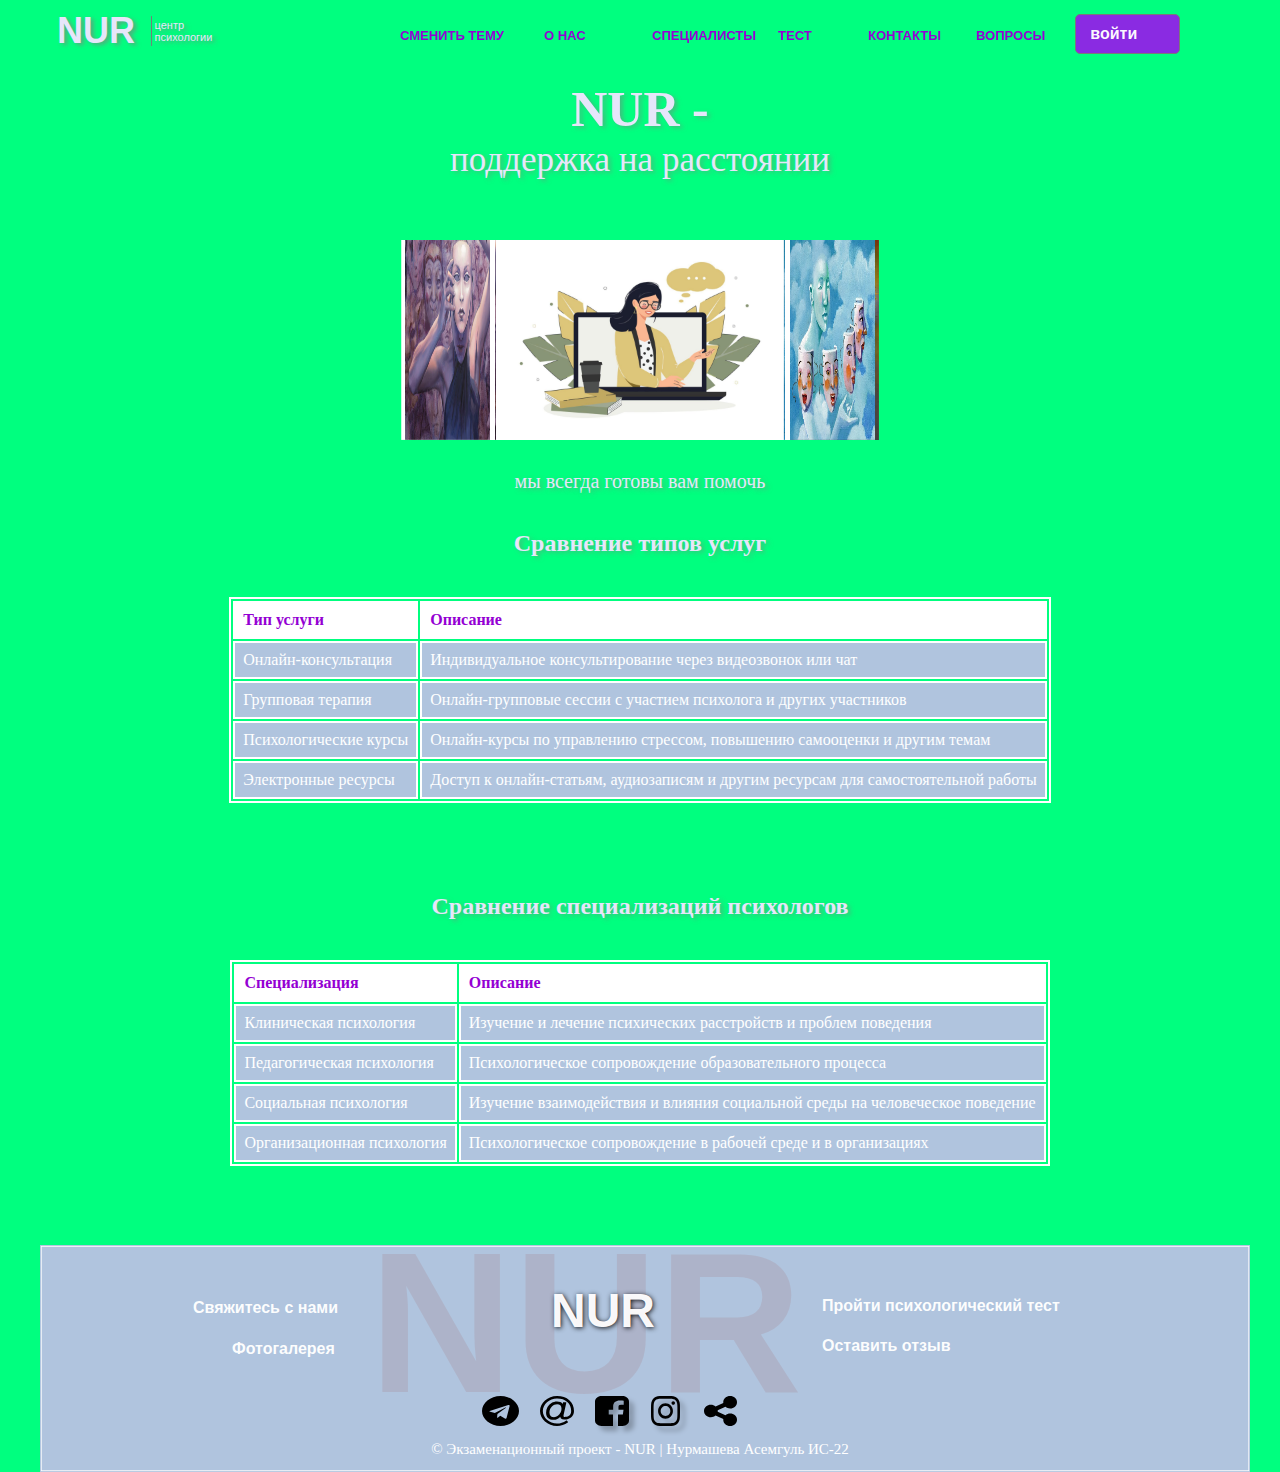
<file: photogallery.html>
<!DOCTYPE html>
<html lang="en">
<head>
<meta charset="UTF-8">
<meta name="viewport" content="width=device-width, initial-scale=1.0">
<link href="resources/css/axure_rp_page.css" type="text/css" rel="stylesheet">
<title>Фотогалерея</title>
<style>
a {
text-decoration:none;
}
	#header {
    position: fixed;
    top: 0;
    left: 30;
    width: 100%;
    z-index: 1000; /* Чтобы меню находилось поверх других элементов */
	}
body {
  margin:0px;
  height: 100vh;
  background-color:rgba(0, 255, 127);
  background-image:none;
  position:relative;
  left:-0px;
  width:1200px;
  margin-left:auto;
  margin-right:auto;
  display: grid;
  place-items: center;
  text-align:left;
}

.gallery {
  position: relative;
  width: 300px;
  height: 200px;
  transform-style: preserve-3d;
  animation: rotate 25s linear infinite;
}

@keyframes rotate {
  from {
    transform: perspective(1200px) rotateY(0deg);
  }
  
  to {
    transform: perspective(1200px) rotateY(360deg);
  }
}

.gallery span {
  position: absolute;
  width: 100%;
  height: 100%;
  transform-origin: center;
  transform-style: preserve-3d;
}

.gallery span img {
  position: absolute;
  width: 100%;
  height: 100%;
  object-fit: cover;
  transform: rotateY(calc(var(--i) * 72deg)) translateZ(200px);
}
#u10 {
  border-width:0px;
  position:absolute;
  left:0px;
  top:0px;
  width:0px;
  height:0px;
}
#u11_div {
  border-width:0px;
  position:absolute;
  left:0px;
  top:0px;
  width:92px;
  height:45px;
  background:inherit;
  background-color:rgba(255, 255, 255, 0);
  border:none;
  border-radius:0px;
  -moz-box-shadow:none;
  -webkit-box-shadow:none;
  box-shadow:none;
  font-family:"Cooper Black", "Cooper", sans-serif;
  font-weight:900;
  font-style:normal;
  font-size:36px;
  color:#333333;
}
#u11 {
  border-width:0px;
  position:absolute;
  left:15px;
  top:8px;
  width:92px;
  height:45px;
  display:flex;
  font-family:"Cooper Black", "Cooper", sans-serif;
  font-weight:900;
  font-style:normal;
  font-size:36px;
  color: #E6E6FA;
  text-shadow: 3px 2px 4px rgba(128,128,128,0.7);
}
#u11 .text {
  position:absolute;
  align-self:center;
  padding:2px 2px 2px 2px;
  box-sizing:border-box;
  width:100%;
}
#u11_text {
  border-width:0px;
  white-space:nowrap;
  text-transform:none;
}
#u12_div {
  border-width:0px;
  position:absolute;
  left:0px;
  top:0px;
  width:100px;
  height:32px;
  background:inherit;
  background-color:rgba(255, 255, 255, 0);
  border:none;
  border-radius:0px;
  -moz-box-shadow:none;
  -webkit-box-shadow:none;
  box-shadow:none;
  font-family:"Lora", sans-serif;
  font-weight:400;
  font-style:normal;
  font-size:11px;
  color:#333333;
}
#u12 {
  border-width:0px;
  position:absolute;
  left:82px;
  top:15px;
  width:100px;
  height:32px;
  display:flex;
  font-family:"Lora", sans-serif;
  font-weight:400;
  font-style:normal;
  font-size:11px;
  color: #E6E6FA;
  text-shadow: 3px 2px 4px rgba(128,128,128,0.7);
}
#u12 .text {
  position:absolute;
  align-self:center;
  padding:2px 2px 2px 2px;
  box-sizing:border-box;
  width:100%;
}
#u12_text {
  border-width:0px;
  white-space:nowrap;
  text-transform:none;
}
#u13_img {
  border-width:0px;
  position:absolute;
  left:0px;
  top:0px;
  width:2px;
  height:31px;
}
#u13 {
  border-width:0px;
  position:absolute;
  left:111px;
  top:16px;
  width:1px;
  height:30px;
  display:flex;
  -webkit-transform:rotate(-0.3676126856265902deg);
  -moz-transform:rotate(-0.3676126856265902deg);
  -ms-transform:rotate(-0.3676126856265902deg);
  transform:rotate(-0.3676126856265902deg);
  font-family:"Arial Полужирный", "Arial Обычный", "Arial", sans-serif;
  font-weight:700;
  font-style:normal;
}
#u13 .text {
  position:absolute;
  align-self:center;
  padding:2px 2px 2px 2px;
  box-sizing:border-box;
  width:100%;
}
#u13_text {
  border-width:0px;
  word-wrap:break-word;
  text-transform:none;
  visibility:hidden;
}
table {
    border: 2px solid white;
    color: #9400D3;
    font-family: 'Comic Sans MS', cursive; /* Применяем шрифт Comic Sans */
    margin-top: 20px; /* Отступ сверху */
  }
tr:hover {
    background-color: lightgray; 
}
th {
    background-color: white; 
	color: #9400D3;
}
tr {
    background-color: #B0C4DE; 
	color: white;
}
  th, td {
    border: 2px solid white;
    padding: 8px; /* Добавляем отступ внутри ячеек */
  }

  h2 {
    margin-top: 90px; /* Уменьшаем отступ заголовка сверху */
    color: #E6E6FA; 
	text-shadow: 3px 2px 4px rgba(128,128,128,0.5);
    font-family: 'Comic Sans MS', cursive; /* Применяем шрифт Comic Sans */
  }
  #u1_div {
  border-width:0px;
  position:absolute;
  left:0px;
  top:0px;
  width:105px;
  height:40px;
  background:inherit;
  background-color:#8A2BE2;
  box-sizing:border-box;
  border-width:1px;
  border-style:solid;
  border-color:rgba(121, 121, 121, 1);
  border-radius:5px;
  -moz-box-shadow:none;
  -webkit-box-shadow:none;
  box-shadow:none;
  font-family:"Comic Sans MS Полужирный", "Comic Sans MS Обычный", "Comic Sans MS", sans-serif;
  font-weight:700;
  font-style:normal;
  color:#8A2BE2;
}
#u1 {
  border-width:0px;
  position:absolute;
  left:1075px;
  top:14px;
  width:105px;
  height:40px;
  display:flex;
  font-family:"Comic Sans MS Полужирный", "Comic Sans MS Обычный", "Comic Sans MS", sans-serif;
  font-weight:700;
  font-style:normal;
  color:rgba(255, 254, 255, 0.996078431372549);
}
#u1 .text {
  position:absolute;
  align-self:center;
  padding:2px 2px 2px 2px;
  box-sizing:border-box;
  width:100%;
}
#u1_text {
  border-width:0px;
  word-wrap:break-word;
  text-transform:none;
}
#u47 {
  position: absolute; 
  top: 28px; 
  left:400px;
  cursor: pointer;
  border-width:0px;
  width:110px;
  height:25px;
  display:flex;
  font-family:"Comic Sans MS Полужирный", "Comic Sans MS Обычный", "Comic Sans MS", sans-serif;
  font-weight:700;
  font-size: 13px;
  font-style:normal;
  color:#9400D3;
}
#navbar ul{
display: none; 
position: absolute; 
}
#navbar li:hover ul {
display: block;
}
#navbar, #navbar ul{
margin: 0; 
padding: 0;
list-style-type: none;
}
#navbar 
{ 
height: 50px; 
padding-left: 540px;
min-width: 500px;
top: 50px;
display: flex;
justify-content: space-around; 
align-items: center;
border-width:0px;
position:absolute;
left:0px;
top:24px;
width:143px;
height:50px;
background:inherit;
background-color:rgba(255, 255, 255, 0);
border:none;
border-radius:0px;
-moz-box-shadow:none;
-webkit-box-shadow:none;
box-shadow:none;
font-family:"Comic Sans MS Полужирный", "Comic Sans MS Обычный", "Comic Sans MS", sans-serif;
font-weight:700;
font-style:normal;
color:#9400D3;
}
#navbar > div {
padding: 10px 20px;
}
#navbar > div:hover {
background-color: #797979; 
}
#navbar > div > a {
text-decoration: none; 
color:#9400D3;
}
#navbar li {
float: left; 
position: relative; 
height: 100%;
}
#navbar li a {
display: block;
padding: 4px; 
width: 100px;
color:#9400D3;
textdecoration: none; 
textalign: center;
}
#navbar ul li {
float: none;
}
#navbar li:hover {
}
#navbar ul li:hover {
background-color: #F6F6F6;
} 
#navbar a {
font-family: "Comic Sans MS", sans-serif; 
font-size: 13px;
}
#navbar ul a {
font-family: "Comic Sans MS", sans-serif;
font-size: 13px; 
}
.dark-mode {
  background-color: #000;
  color: #fff;
}

#u35_img {
  border-width:0px;
  position:absolute;
  left:0px;
  top:0px;
  width:1210px;
  height:227px;
}
#u35 {
  border-width:0px;
  position:absolute;
  left:0px;
  top:1245px;
  width:1200px;
  height:217px;
  display:flex;
  vertical-align:super;
}
#u35 .text {
  position:absolute;
  align-self:center;
  padding:2px 2px 2px 2px;
  box-sizing:border-box;
  width:100%;
}
#u35_text {
  border-width:0px;
  word-wrap:break-word;
  text-transform:none;
  visibility:hidden;
}
#u36_img {
  border-width:0px;
  position:absolute;
  left:0px;
  top:0px;
  width:213px;
  height:38px;
}
#u36 {
  border-width:0px;
  position:absolute;
  left:151px;
  top:1294px;
  width:203px;
  height:28px;
  display:flex;
  font-family:"Tahoma Полужирный", "Tahoma Обычный", "Tahoma", sans-serif;
  font-weight:700;
  font-style:normal;
  font-size:16px;
  color:rgba(255, 255, 255, 0.996078431372549);
  vertical-align:super;
}
#u36 .text {
  position:absolute;
  align-self:center;
  padding:2px 2px 2px 2px;
  box-sizing:border-box;
  width:100%;
}
#u36_text {
  border-width:0px;
  word-wrap:break-word;
  text-transform:none;
}
#u37_img {
  border-width:0px;
  position:absolute;
  left:0px;
  top:0px;
  width:154px;
  height:29px;
}
#u37 {
  border-width:0px;
  position:absolute;
  left:190px;
  top:1339px;
  width:144px;
  height:19px;
  display:flex;
  font-family:"Tahoma Полужирный", "Tahoma Обычный", "Tahoma", sans-serif;
  font-weight:700;
  font-style:normal;
  font-size:16px;
  color:rgba(255, 255, 255, 0.996078431372549);
  vertical-align:super;
}
#u37 .text {
  position:absolute;
  align-self:center;
  padding:2px 2px 2px 2px;
  box-sizing:border-box;
  width:100%;
}
#u37_text {
  border-width:0px;
  word-wrap:break-word;
  text-transform:none;
}
#u38_img {
  border-width:0px;
  position:absolute;
  left:0px;
  top:0px;
  width:272px;
  height:44px;
}
#u38 {
  border-width:0px;
  position:absolute;
  left:780px;
  top:1289px;
  width:262px;
  height:34px;
  display:flex;
  font-size:16px;
  vertical-align:super;
}
#u38 .text {
  position:absolute;
  align-self:center;
  padding:2px 2px 2px 2px;
  box-sizing:border-box;
  width:100%;
}
#u38_text {
  border-width:0px;
  word-wrap:break-word;
  text-transform:none;
}
#u39_img {
  border-width:0px;
  position:absolute;
  left:0px;
  top:0px;
  width:155px;
  height:44px;
}
#u39 {
  border-width:0px;
  position:absolute;
  left:780px;
  top:1329px;
  width:145px;
  height:34px;
  display:flex;
  font-family:"Tahoma Полужирный", "Tahoma Обычный", "Tahoma", sans-serif;
  font-weight:700;
  font-style:normal;
  font-size:16px;
  color:rgba(255, 255, 255, 0.996078431372549);
  vertical-align:super;
}
#u39 .text {
  position:absolute;
  align-self:center;
  padding:2px 2px 2px 2px;
  box-sizing:border-box;
  width:100%;
}
#u39_text {
  border-width:0px;
  word-wrap:break-word;
  text-transform:none;
}
#u40_img {
  border-width:0px;
  position:absolute;
  left:0px;
  top:0px;
  width:44px;
  height:40px;
}
#u40 {
  border-width:0px;
  position:absolute;
  left:555px;
  top:1396px;
  width:34px;
  height:30px;
  display:flex;
  vertical-align:super;
}
#u40 .text {
  position:absolute;
  align-self:center;
  padding:2px 2px 2px 2px;
  box-sizing:border-box;
  width:100%;
}
#u40_text {
  border-width:0px;
  word-wrap:break-word;
  text-transform:none;
  visibility:hidden;
}
#u41_img {
  border-width:0px;
  position:absolute;
  left:0px;
  top:0px;
  width:39px;
  height:40px;
}
#u41 {
  border-width:0px;
  position:absolute;
  left:611px;
  top:1396px;
  width:29px;
  height:30px;
  display:flex;
  vertical-align:super;
}
#u41 .text {
  position:absolute;
  align-self:center;
  padding:2px 2px 2px 2px;
  box-sizing:border-box;
  width:100%;
}
#u41_text {
  border-width:0px;
  word-wrap:break-word;
  text-transform:none;
  visibility:hidden;
}
#u42_img {
  border-width:0px;
  position:absolute;
  left:0px;
  top:0px;
  width:34px;
  height:30px;
}
#u42 {
  border-width:0px;
  position:absolute;
  left:500px;
  top:1396px;
  width:34px;
  height:30px;
  display:flex;
}
#u42 .text {
  position:absolute;
  align-self:center;
  padding:2px 2px 2px 2px;
  box-sizing:border-box;
  width:100%;
}
#u42_text {
  border-width:0px;
  word-wrap:break-word;
  text-transform:none;
  visibility:hidden;
}
#u43_img {
  border-width:0px;
  position:absolute;
  left:0px;
  top:0px;
  width:33px;
  height:30px;
}
#u43 {
  border-width:0px;
  position:absolute;
  left:664px;
  top:1396px;
  width:33px;
  height:30px;
  display:flex;
}
#u43 .text {
  position:absolute;
  align-self:center;
  padding:2px 2px 2px 2px;
  box-sizing:border-box;
  width:100%;
}
#u43_text {
  border-width:0px;
  word-wrap:break-word;
  text-transform:none;
  visibility:hidden;
}
#u44_img {
  border-width:0px;
  position:absolute;
  left:0px;
  top:0px;
  width:37px;
  height:30px;
}
#u44 {
  border-width:0px;
  position:absolute;
  left:442px;
  top:1396px;
  width:37px;
  height:30px;
  display:flex;
}
#u44 .text {
  position:absolute;
  align-self:center;
  padding:2px 2px 2px 2px;
  box-sizing:border-box;
  width:100%;
}
#u44_text {
  border-width:0px;
  word-wrap:break-word;
  text-transform:none;
  visibility:hidden;
}
#u45_div {
  border-width:0px;
  position:absolute;
  left:0px;
  top:0px;
  width:486px;
  height:230px;
  background:inherit;
  background-color:rgba(255, 255, 255, 0);
  border:none;
  border-radius:0px;
  -moz-box-shadow:none;
  -webkit-box-shadow:none;
  box-shadow:none;
  font-family:"Cooper Black", "Cooper", sans-serif;
  font-weight:900;
  font-style:normal;
  font-size:200px;
  color:rgba(170, 156, 170, 0.611764705882353);
}
#u45 {
  border-width:0px;
  position:absolute;
  left:329px;
  top:1208px;
  width:486px;
  height:230px;
  display:flex;
  opacity:0.65;
  font-family:"Cooper Black", "Cooper", sans-serif;
  font-weight:900;
  font-style:normal;
  font-size:200px;
  color:rgba(170, 156, 170, 0.611764705882353);
}
#u45 .text {
  position:absolute;
  align-self:flex-start;
  padding:0px 0px 0px 0px;
  box-sizing:border-box;
  width:100%;
}
#u45_text {
  border-width:0px;
  white-space:nowrap;
  text-transform:none;
}
#u46_img {
  border-width:0px;
  position:absolute;
  left:0px;
  top:0px;
  width:132px;
  height:65px;
}
#u46 {
  border-width:0px;
  position:absolute;
  left:511px;
  top:1283px;
  width:122px;
  height:55px;
  display:flex;
  font-family:"Cooper Black", "Cooper", sans-serif;
  font-weight:900;
  font-style:normal;
  font-size:48px;
  color:rgba(255, 254, 255, 0.996078431372549);
  vertical-align:super;
}
#u46 .text {
  position:absolute;
  align-self:flex-start;
  padding:0px 0px 0px 0px;
  box-sizing:border-box;
  width:100%;
}
#u46_text {
  border-width:0px;
  word-wrap:break-word;
  text-shadow:1px 1px 5px rgba(0, 0, 0, 0.8745098039215686);
  -webkit-text-shadow:1px 1px 5px rgba(0, 0, 0, 0.8745098039215686);
  -moz-text-shadow:1px 1px 5px rgba(0, 0, 0, 0.8745098039215686);
  text-transform:none;
}
</style>
</head>
<body>

<!-- Unnamed (логотип) -->

<!-- Шапка сайта, меню -->
	<div id="header">
    <ul id="navbar">
        <!-- О НАС -->
        <li><a href="bubbles.html">О НАС</a></li>
        
        <!-- СПЕЦИАЛИСТЫ -->
        <li><a href="choicephycholog.html#spec">СПЕЦИАЛИСТЫ</a></li>
        
        <!-- ТЕСТ -->
        <li>
            <a href="#">&nbsp;&nbsp;&nbsp;&nbsp;&nbsp;ТЕСТ</a>
            <ul>
                <li><a href="test/test1.html">тревожность</a></li>
                <li><a href="test/test2.html">стресс</a></li>
                <li><a href="test/test3.html">депрессия</a></li>
            </ul>
        </li>
        
        <!-- КОНТАКТЫ -->
        <li>
            <a href="#">КОНТАКТЫ</a>
            <ul>
                <li><a href="https://t.me/telegram">Telegram</a></li>
                <li><a href="https://www.instagram.com/?hl=ru">Instagram</a></li>
                <li><a href="https://web.whatsapp.com/">WhatsApp</a></li>
            </ul>
        </li>
        
        <!-- ВОПРОСЫ -->
        <li><a href="questions.html"><span>ВОПРОСЫ</span></a></li>
    </ul>
    <!-- Кнопка Войти -->
    <div id="u1" class="ax_default button">
        <div id="u1_div" class=""></div>
        <div id="u1_text" class="text ">
            <p><a id="u2" class="link" href="signup.html"><span>&nbsp;&nbsp;&nbsp;войти</span></a></p>
        </div>
    </div>
    <!-- Кнопка Сменить тему -->
<div id="u47" class="ax_default primary_button" onclick="toggleTheme()">
  <div id="u47_div" class=""></div>
  <div id="u47_text" class="text ">
    <p><span>СМЕНИТЬ ТЕМУ</span></p>
  </div>
</div>
</ul>
</div>

        <!-- Unnamed (Group) -->
        <div id="u10" class="ax_default" data-left="15" data-top="8" data-width="167" data-height="45">

          <!-- Unnamed (Rectangle) -->
          <div id="u11" class="ax_default link_button">
            <div id="u11_div" class=""></div>
            <div id="u11_text" class="text ">
              <p><a href="index.html"><span>NUR</span></a></p>
            </div>
          </div>

          <!-- Unnamed (Rectangle) -->
          <div id="u12" class="ax_default link_button">
            <div id="u12_div" class=""></div>
            <div id="u12_text" class="text ">
              <p><span>&nbsp;&nbsp;&nbsp;&nbsp;&nbsp;&nbsp;&nbsp;&nbsp;&nbsp;&nbsp;центр </span></p><p><span>&nbsp;&nbsp; &nbsp; &nbsp; &nbsp;&nbsp; психологии</span></p>
            </div>
          </div>

          <!-- Unnamed (Vertical Line) -->
          <div id="u13" class="ax_default line">
            <img id="u13_img" class="img " src="images/phycholog/u13.svg" alt="вертикальная линия">
            <div id="u13_text" class="text " style="display:none; visibility: hidden">
              <p></p>
            </div>
          </div>
        </div>
        <div id="u9" style="display:none; visibility:hidden;"></div>
      </div>
      
      <div style="position: absolute; top: 80px; width: 30%; text-align: center; color: #E6E6FA; text-shadow: 3px 2px 4px rgba(128,128,128,0.5); font-size: 50px; font-family: 'Comic Sans MS', cursive; font-weight: bold;">NUR -</div>
      <div style="position: absolute; top: 140px; width: 40%; text-align: center; color: #E6E6FA; text-shadow: 3px 2px 4px rgba(128,128,128,0.5); font-size: 35px; font-family: 'Comic Sans MS', cursive;">поддержка на расстоянии</div>

<div class="gallery" style="margin-top: 240px;"> <!-- Добавляем отступ сверху -->
  <span style="--i:1">
    <img src="images/photo1.jpg" alt="photo1" />
  </span>
  <span style="--i:2">
    <img src="images/photo2.jpg" alt="photo2" />
  </span>
  <span style="--i:3">
    <img src="images/photo3.jpg" alt="photo3" />
  </span>
  <span style="--i:4">
    <img src="images/photo4.jpg" alt="photo4" />
  </span>
  <span style="--i:5">
    <img src="images/photo5.jpg" alt="photo5" />
  </span>
</div>

<div style="position: absolute; top: 470px; width: 100%; text-align: center; color: #E6E6FA; text-shadow: 3px 2px 4px rgba(128,128,128,0.5); font-size: 20px; font-family: 'Comic Sans MS', cursive;">мы всегда готовы вам помочь</div>

<!-- Таблица сравнения типов услуг -->
<h2>Сравнение типов услуг</h2>
<table>
  <tr>
    <th>Тип услуги</th>
    <th>Описание</th>
  </tr>
  <tr>
    <td>Онлайн-консультация</td>
    <td>Индивидуальное консультирование через видеозвонок или чат</td>
  </tr>
  <tr>
    <td>Групповая терапия</td>
    <td>Онлайн-групповые сессии с участием психолога и других участников</td>
  </tr>
  <tr>
    <td>Психологические курсы</td>
    <td>Онлайн-курсы по управлению стрессом, повышению самооценки и другим темам</td>
  </tr>
  <tr>
    <td>Электронные ресурсы</td>
    <td>Доступ к онлайн-статьям, аудиозаписям и другим ресурсам для самостоятельной работы</td>
  </tr>
</table>

<!-- Таблица сравнения специализаций психологов -->
<h2>Сравнение специализаций психологов</h2>
<table>
  <tr>
    <th>Специализация</th>
    <th>Описание</th>
  </tr>
  <tr>
    <td>Клиническая психология</td>
    <td>Изучение и лечение психических расстройств и проблем поведения</td>
  </tr>
  <tr>
    <td>Педагогическая психология</td>
    <td>Психологическое сопровождение образовательного процесса</td>
  </tr>
  <tr>
    <td>Социальная психология</td>
    <td>Изучение взаимодействия и влияния социальной среды на человеческое поведение</td>
  </tr>
  <tr>
    <td>Организационная психология</td>
    <td>Психологическое сопровождение в рабочей среде и в организациях</td>
  </tr>
</table>

<!-- Подвал -->
        <div id="footer">
	  <!-- Unnamed (Group) -->
      <div id="u34" class="ax_default" data-left="0" data-top="1545" data-width="1200" data-height="217">

        <!-- Unnamed (Rectangle) -->
        <div id="u35" class="ax_default box_1">
          <img id="u35_img" class="img " src="images/u35.png" alt="подвал">
          <div id="u35_text" class="text " style="display:none; visibility: hidden">
            <p></p>
          </div>
        </div>

        <!-- Кнопка Свяжитесь с нами (карта) -->
        <div id="u36" class="ax_default link_button">
          <img id="u36_img" class="img " src="images/u36.svg" alt="тень3">
          <div id="u36_text" class="text ">
            <p><a href="mapCuba.html"><span>Свяжитесь с нами</span></a></p>
          </div>
        </div>

        <!-- Кнопка фотогалерея -->
        <div id="u37" class="ax_default link_button">
          <img id="u37_img" class="img " src="images/u37.svg" alt="тень2">
          <div id="u37_text" class="text ">
            <p><a href="photogallery.html"><span>Фотогалерея</span></a></p>
          </div>
        </div>

        <!-- Unnamed (Rectangle) -->
        <div id="u38" class="ax_default link_button">
          <img id="u38_img" class="img " src="images/u38.svg" alt="тень1">
          <div id="u38_text" class="text ">
            <p><span style="font-family:&quot;Tahoma Полужирный&quot;, &quot;Tahoma Обычный&quot;, &quot;Tahoma&quot;, sans-serif;font-weight:700;color:rgba(255, 255, 255, 0.996078431372549);">Пройти психологический тест</span><span style="font-family:&quot;Arial Обычный&quot;, &quot;Arial&quot;, sans-serif;font-weight:400;"> </span></p>
          </div>
        </div>

        <!-- Unnamed (Rectangle) -->
        <div id="u39" class="ax_default link_button">
          <img id="u39_img" class="img " src="images/u39.svg" alt="тень">
          <div id="u39_text" class="text ">
            <p><span>Оставить отзыв</span></p>
          </div>
        </div>

        <!-- Unnamed (Shape) -->
        <div id="u40" class="ax_default icon">
          <img id="u40_img" class="img " src="images/u40.svg" alt="facebook">
          <div id="u40_text" class="text " style="display:none; visibility: hidden">
            <p></p>
          </div>
        </div>

        <!-- Unnamed (Shape) -->
        <div id="u41" class="ax_default icon">
          <img id="u41_img" class="img " src="images/u41.svg" alt="инстаграм">
          <div id="u41_text" class="text " style="display:none; visibility: hidden">
            <p></p>
          </div>
        </div>
      </div>

      <!-- Unnamed (Shape) -->
      <div id="u42" class="ax_default icon">
        <img id="u42_img" class="img " src="images/u42.svg" alt="электронная почта">
        <div id="u42_text" class="text " style="display:none; visibility: hidden">
          <p></p>
        </div>
      </div>

      <!-- Unnamed (Shape) -->
      <div id="u43" class="ax_default icon">
        <img id="u43_img" class="img " src="images/u43.svg" alt="поделиться">
        <div id="u43_text" class="text " style="display:none; visibility: hidden">
          <p></p>
        </div>
      </div>

      <!-- Unnamed (Shape) -->
      <div id="u44" class="ax_default icon">
        <img id="u44_img" class="img " src="images/u44.svg" alt="телеграм">
        <div id="u44_text" class="text " style="display:none; visibility: hidden">
          <p></p>
        </div>
      </div>

      <!-- Unnamed (Rectangle) -->
      <div id="u45" class="ax_default heading_1">
        <div id="u45_div" class=""></div>
        <div id="u45_text" class="text ">
          <p><span>NUR</span></p>
        </div>
      </div>

      <!-- Unnamed (Rectangle) -->
      <div id="u46" class="ax_default heading_1">
        <img id="u46_img" class="img " src="images/u46.svg" alt="пусто">
        <div id="u46_text" class="text ">
          <p><span>NUR</span></p>
        </div>
      </div>
      <div id="u33" style="display:none; visibility:hidden;"></div>
    </div>
	</div>
	<div style="position: absolute; top: 1441px; width: 100%; text-align: center; color: white; font-size: 15px; font-family: 'Comic Sans MS', cursive;">© Экзаменационный проект - NUR | Нурмашева Асемгуль ИС-22</div>
	<script>

<script>
  // Функция для переключения темы
function toggleTheme() {
    var themeLink = document.getElementById('theme-style'); // Получаем ссылку на стилевой файл

    if (!themeLink) {
      themeLink = document.createElement('link'); // Если стилевой файл не существует, создаем его
      themeLink.id = 'theme-style'; // Устанавливаем идентификатор
      themeLink.rel = 'stylesheet'; // Устанавливаем тип ссылки
      themeLink.href = 'dark.css'; // Устанавливаем путь к CSS файлу темной темы
      document.head.appendChild(themeLink); // Добавляем ссылку в элемент head
    } else {
      document.head.removeChild(themeLink); // Если стилевой файл существует, удаляем его
    }
    
    // Получаем ссылку на элемент <ul> с id="navbar"
    var navbar = document.getElementById('navbar');
    
    // Получаем список элементов <li> внутри элемента <ul>
    var listItems = navbar.getElementsByTagName('li');
    
    // Проходимся по всем элементам <li>
    for (var i = 0; i < listItems.length; i++) {
        // Устанавливаем цвет текста элемента <li>
        listItems[i].getElementsByTagName('a')[0].style.color = themeLink ? 'white' : 'black';
    }
}
</script>
</body>
</html>
</file>
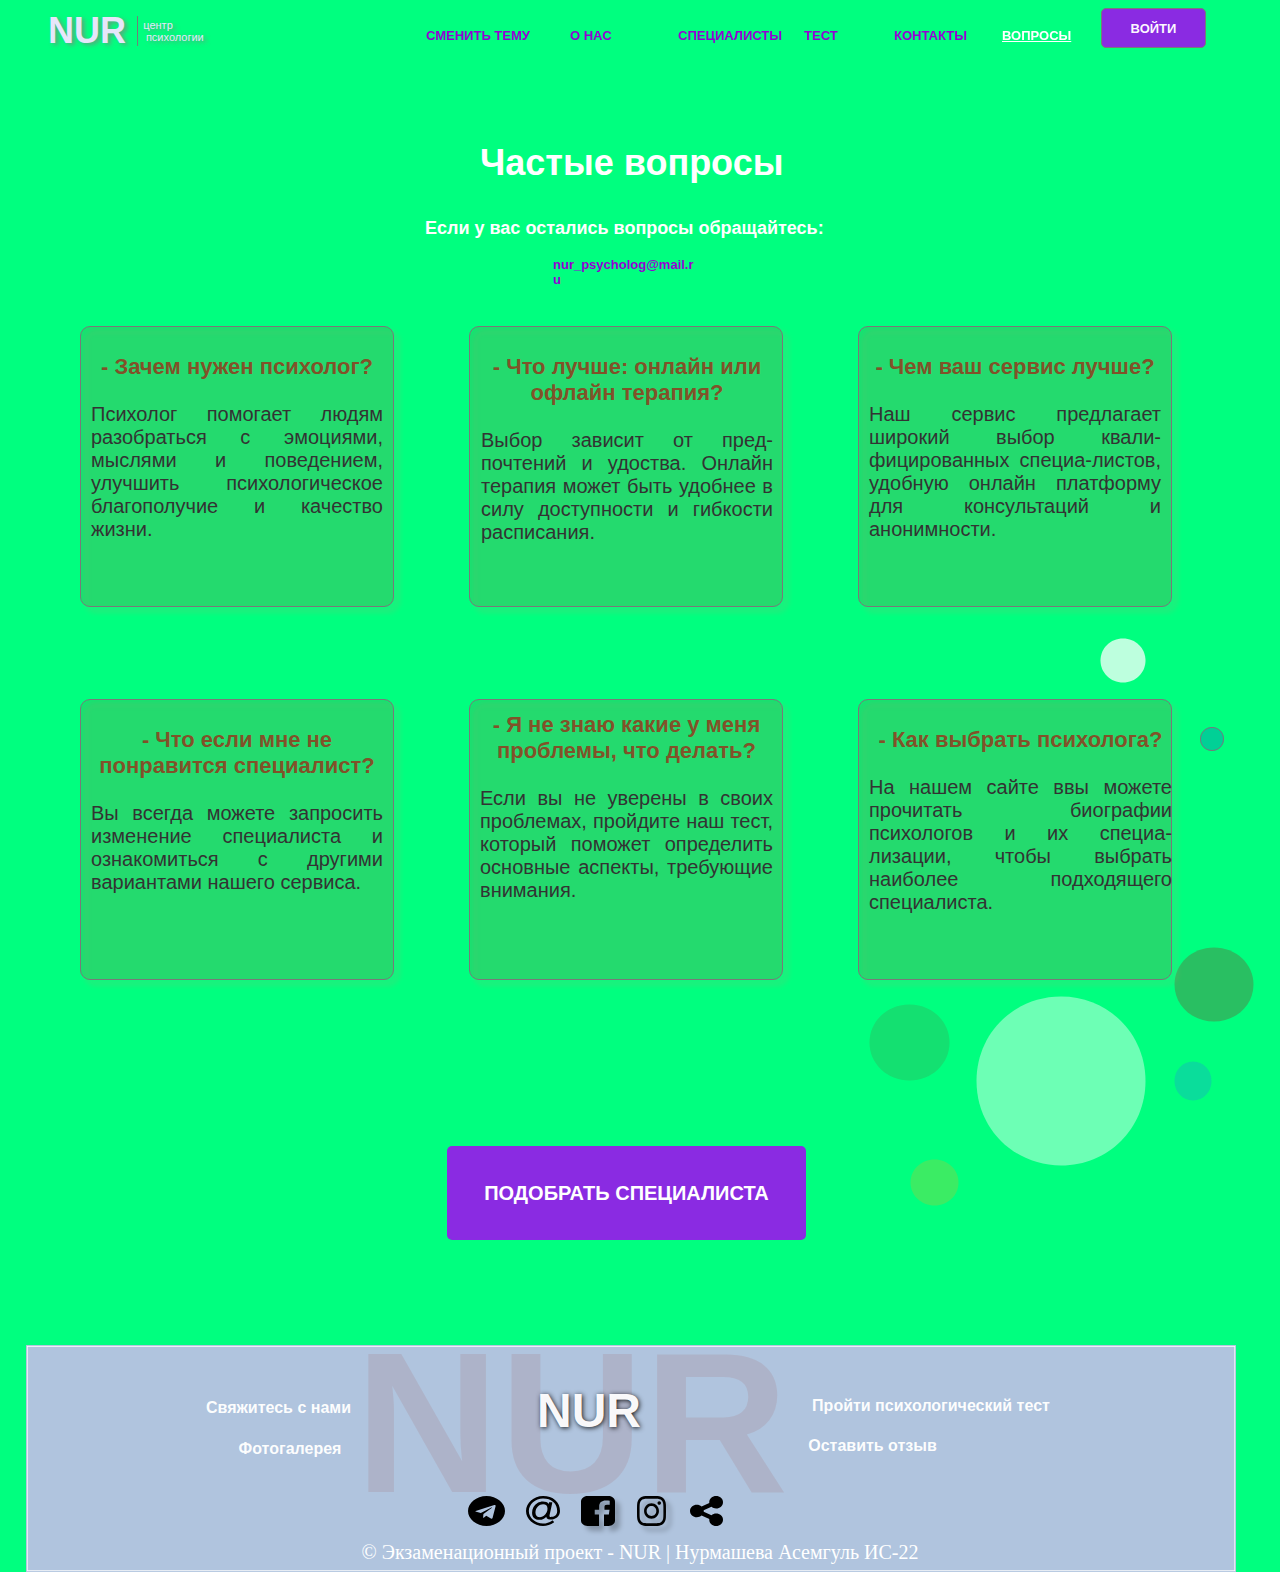
<file: questions.html>
﻿<!DOCTYPE html>
<html lang="ru">
  <head>
    <title>questions</title>
    <meta http-equiv="X-UA-Compatible" content="IE=edge">
    <meta http-equiv="content-type" content="text/html; charset=utf-8">
    <link href="resources/css/axure_rp_page.css" type="text/css" rel="stylesheet">
    <link href="styles.css" type="text/css" rel="stylesheet">
    <link href="files/questions/styles.css" type="text/css" rel="stylesheet">
	<style>
	#header {
    position: fixed;
    top: 0;
    left: 30;
    width: 100%;
    z-index: 1000; /* Чтобы меню находилось поверх других элементов */
	}
	</style>
    <script src="resources/scripts/jquery-3.7.1.min.js"></script>
    <script src="resources/scripts/axure/axQuery.js"></script>
    <script src="resources/scripts/axure/globals.js"></script>
    <script src="resources/scripts/axutils.js"></script>
    <script src="resources/scripts/axure/annotation.js"></script>
    <script src="resources/scripts/axure/axQuery.std.js"></script>
    <script src="resources/scripts/axure/doc.js"></script>
    <script src="resources/scripts/messagecenter.js"></script>
    <script src="resources/scripts/axure/events.js"></script>
    <script src="resources/scripts/axure/recording.js"></script>
    <script src="resources/scripts/axure/action.js"></script>
    <script src="resources/scripts/axure/expr.js"></script>
    <script src="resources/scripts/axure/geometry.js"></script>
    <script src="resources/scripts/axure/flyout.js"></script>
    <script src="resources/scripts/axure/model.js"></script>
    <script src="resources/scripts/axure/repeater.js"></script>
    <script src="resources/scripts/axure/sto.js"></script>
    <script src="resources/scripts/axure/utils.temp.js"></script>
    <script src="resources/scripts/axure/variables.js"></script>
    <script src="resources/scripts/axure/drag.js"></script>
    <script src="resources/scripts/axure/move.js"></script>
    <script src="resources/scripts/axure/visibility.js"></script>
    <script src="resources/scripts/axure/style.js"></script>
    <script src="resources/scripts/axure/adaptive.js"></script>
    <script src="resources/scripts/axure/tree.js"></script>
    <script src="resources/scripts/axure/init.temp.js"></script>
    <script src="resources/scripts/axure/legacy.js"></script>
    <script src="resources/scripts/axure/viewer.js"></script>
    <script src="resources/scripts/axure/math.js"></script>
    <script src="resources/scripts/axure/jquery.nicescroll.min.js"></script>
    <script src="data/document.js"></script>
    <script src="files/questions/data.js"></script>
    <script>
    </script>
  </head>
  <body>
    <div id="base" class="">

      <!-- Шапка сайта, меню -->
	<div id="header">
    <ul id="navbar">
        <!-- О НАС -->
        <li><a href="bubbles.html">О НАС</a></li>
        
        <!-- СПЕЦИАЛИСТЫ -->
        <li><a href="choicephycholog.html#spec">СПЕЦИАЛИСТЫ</a></li>
        
        <!-- ТЕСТ -->
        <li>
            <a href="#">&nbsp;&nbsp;&nbsp;&nbsp;&nbsp;ТЕСТ</a>
            <ul>
                <li><a href="test/test1.html">тревожность</a></li>
                <li><a href="test/test2.html">стресс</a></li>
                <li><a href="test/test3.html">депрессия</a></li>
            </ul>
        </li>
        
        <!-- КОНТАКТЫ -->
        <li>
            <a href="#">КОНТАКТЫ</a>
            <ul>
                <li><a href="https://t.me/telegram">Telegram</a></li>
                <li><a href="https://www.instagram.com/?hl=ru">Instagram</a></li>
                <li><a href="https://web.whatsapp.com/">WhatsApp</a></li>
            </ul>
        </li>
        
        <!-- ВОПРОСЫ -->
        <li><a href="questions.html" style="color: white; text-decoration: underline;"><span>ВОПРОСЫ</span></a></li>
    </ul>
    <!-- Кнопка Войти -->
    <div id="u48" class="ax_default button">
        <div id="u48_div" class=""></div>
        <div id="u48_text" class="text ">
            <p><a id="u49" class="link" href="signup.html"><span>ВОЙТИ</span></a></p>
        </div>
    </div>
    <!-- Кнопка Сменить тему -->
<div id="u47" class="ax_default primary_button" onclick="toggleTheme()">
  <div id="u47_div" class=""></div>
  <div id="u47_text" class="text ">
    <p><span>СМЕНИТЬ ТЕМУ</span></p>
  </div>
</div>
</ul>
</div>

      <!-- Unnamed (Group) -->
      <div id="u55" class="ax_default" data-left="15" data-top="8" data-width="167" data-height="45">

        <!-- Unnamed (логотип) -->

        <!-- Unnamed (Group) -->
        <div id="u57" class="ax_default" data-left="15" data-top="8" data-width="167" data-height="45">

          <!-- Unnamed (Rectangle) -->
          <div id="u58" class="ax_default link_button">
            <div id="u58_div" class=""></div>
            <div id="u58_text" class="text ">
              <p><a href="index.html"><span>NUR</span></a></p>
            </div>
          </div>

          <!-- Unnamed (Rectangle) -->
          <div id="u59" class="ax_default link_button">
            <div id="u59_div" class=""></div>
            <div id="u59_text" class="text ">
              <p><span>центр </span></p><p><span>&nbsp;&nbsp; &nbsp; &nbsp; &nbsp; &nbsp; психологии</span></p>
            </div>
          </div>

          <!-- Unnamed (Vertical Line) -->
          <div id="u60" class="ax_default line">
            <img id="u60_img" class="img " src="images/phycholog/u13.svg" alt="вертикальная линия">
            <div id="u60_text" class="text " style="display:none; visibility: hidden">
              <p></p>
            </div>
          </div>
        </div>
        <div id="u56" style="display:none; visibility:hidden;"></div>
      </div>

      <!-- Unnamed (Rectangle) -->
      <div id="u62" class="ax_default heading_1">
        <div id="u62_div" class=""></div>
        <div id="u62_text" class="text ">
          <p><span>Частые вопросы</span></p>
        </div>
      </div>

      <!-- Unnamed (Rectangle) -->
      <div id="u63" class="ax_default heading_3">
        <div id="u63_div" class=""></div>
        <div id="u63_text" class="text ">
          <p><span>Если у вас остались вопросы обращайтесь:</span></p><p><span><br></span></p>
        </div>
      </div>

      <!-- Unnamed (Rectangle) -->
      <div id="u64" class="ax_default label">
        <div id="u64_div" class=""></div>
        <div id="u64_text" class="text ">
          <p><span>nur_psycholog@mail.ru</span></p>
        </div>
      </div>

      <!-- Unnamed (Rectangle) -->
      <div id="u65" class="ax_default primary_button">
        <div id="u65_div" class=""></div>
        <div id="u65_text" class="text ">
          <p><span>ПОДОБРАТЬ СПЕЦИАЛИСТА</span></p>
        </div>
      </div>

      <!-- Unnamed (Rectangle) -->
      <div id="u66" class="ax_default box_2">
        <div id="u66_div" class=""></div>
        <div id="u66_text" class="text " style="display:none; visibility: hidden">
          <p></p>
        </div>
      </div>

      <!-- Unnamed (Ellipse) -->
      <div id="u67" class="ax_default ellipse">
        <img id="u67_img" class="img " src="images/questions/u67.svg" alt="рисунок">
        <div id="u67_text" class="text " style="display:none; visibility: hidden">
          <p></p>
        </div>
      </div>

      <!-- Unnamed (Ellipse) -->
      <div id="u68" class="ax_default ellipse">
        <img id="u68_img" class="img " src="images/questions/u68.svg" alt="шарик">
        <div id="u68_text" class="text " style="display:none; visibility: hidden">
          <p></p>
        </div>
      </div>

      <!-- Unnamed (Ellipse) -->
      <div id="u69" class="ax_default ellipse">
        <img id="u69_img" class="img " src="images/questions/u69.svg" alt="шарик1">
        <div id="u69_text" class="text " style="display:none; visibility: hidden">
          <p></p>
        </div>
      </div>

      <!-- Unnamed (Ellipse) -->
      <div id="u70" class="ax_default ellipse">
        <img id="u70_img" class="img " src="images/questions/u70.svg" alt="шарик2">
        <div id="u70_text" class="text " style="display:none; visibility: hidden">
          <p></p>
        </div>
      </div>

      <!-- Unnamed (Ellipse) -->
      <div id="u71" class="ax_default ellipse">
        <img id="u71_img" class="img " src="images/questions/u71.svg" alt="шарик3">
        <div id="u71_text" class="text " style="display:none; visibility: hidden">
          <p></p>
        </div>
      </div>

      <!-- Unnamed (Ellipse) -->
      <div id="u72" class="ax_default ellipse">
        <img id="u72_img" class="img " src="images/questions/u72.svg" alt="шарик4">
        <div id="u72_text" class="text " style="display:none; visibility: hidden">
          <p></p>
        </div>
      </div>

      <!-- Unnamed (Ellipse) -->
      <div id="u73" class="ax_default ellipse">
        <img id="u73_img" class="img " src="images/questions/u73.svg" alt="шарик5">
        <div id="u73_text" class="text " style="display:none; visibility: hidden">
          <p></p>
        </div>
      </div>

      <!-- Unnamed (Rectangle) -->
      <div id="u74" class="ax_default flow_shape1">
        <img id="u74_img" class="img " src="images/questions/u74.svg" alt="прямоугольник0">
        <div id="u74_text" class="text " style="display:none; visibility: hidden">
          <p></p>
        </div>
      </div>

      <!-- Unnamed (Rectangle) -->
      <div id="u75" class="ax_default flow_shape1">
        <img id="u75_img" class="img " src="images/questions/u74.svg" alt="прямоугольник1">
        <div id="u75_text" class="text " style="display:none; visibility: hidden">
          <p></p>
        </div>
      </div>

      <!-- Unnamed (Rectangle) -->
      <div id="u76" class="ax_default flow_shape1">
        <img id="u76_img" class="img " src="images/questions/u74.svg" alt="прямоугольник2">
        <div id="u76_text" class="text " style="display:none; visibility: hidden">
          <p></p>
        </div>
      </div>

      <!-- Unnamed (Rectangle) -->
      <div id="u77" class="ax_default flow_shape1">
        <img id="u77_img" class="img " src="images/questions/u74.svg" alt="прямоугольник3">
        <div id="u77_text" class="text " style="display:none; visibility: hidden">
          <p></p>
        </div>
      </div>

      <!-- Unnamed (Rectangle) -->
      <div id="u78" class="ax_default flow_shape1">
        <img id="u78_img" class="img " src="images/questions/u74.svg" alt="прямоугольник4">
        <div id="u78_text" class="text " style="display:none; visibility: hidden">
          <p></p>
        </div>
      </div>

      <!-- Unnamed (Rectangle) -->
      <div id="u79" class="ax_default flow_shape1">
        <img id="u79_img" class="img " src="images/questions/u74.svg" alt="прямоугольник5">
        <div id="u79_text" class="text " style="display:none; visibility: hidden">
          <p></p>
        </div>
      </div>

      <!-- Unnamed (Rectangle) -->
      <div id="u80" class="ax_default label">
        <div id="u80_div" class=""></div>
        <div id="u80_text" class="text ">
          <p style="font-size:22px;text-align:center;"><span style="font-family:&quot;Comic Sans MS Полужирный&quot;, &quot;Comic Sans MS Обычный&quot;, &quot;Comic Sans MS&quot;, sans-serif;font-weight:700;color:rgba(132, 78, 39, 0.996078431372549);">- Зачем нужен психолог?</span></p><p style="font-size:20px;text-align:left;"><span style="font-family:&quot;Comic Sans MS Обычный&quot;, &quot;Comic Sans MS&quot;, sans-serif;font-weight:400;"><br></span></p><p style="font-size:20px;text-align:justify;text-justify:inter-word;"><span style="font-family:&quot;Comic Sans MS Обычный&quot;, &quot;Comic Sans MS&quot;, sans-serif;font-weight:400;">Психолог помогает людям разобраться с эмоциями, мыслями и поведением, улучшить психологическое благополучие и качество жизни.</span></p>
        </div>
      </div>

      <!-- Unnamed (Rectangle) -->
      <div id="u81" class="ax_default label">
        <div id="u81_div" class=""></div>
        <div id="u81_text" class="text ">
          <p style="font-size:22px;text-align:center;"><span style="font-family:&quot;Comic Sans MS Полужирный&quot;, &quot;Comic Sans MS Обычный&quot;, &quot;Comic Sans MS&quot;, sans-serif;font-weight:700;color:rgba(132, 78, 39, 0.996078431372549);">- Что лучше: онлайн или офлайн терапия?</span></p><p style="font-size:20px;text-align:left;"><span style="font-family:&quot;Comic Sans MS Обычный&quot;, &quot;Comic Sans MS&quot;, sans-serif;font-weight:400;"><br></span></p><p style="font-size:20px;text-align:justify;text-justify:inter-word;"><span style="font-family:&quot;Comic Sans MS Обычный&quot;, &quot;Comic Sans MS&quot;, sans-serif;font-weight:400;">Выбор зависит от пред-почтений и удоства. Онлайн терапия может быть удобнее в силу доступности и гибкости расписания.</span></p>
        </div>
      </div>

      <!-- Unnamed (Rectangle) -->
      <div id="u82" class="ax_default label">
        <div id="u82_div" class=""></div>
        <div id="u82_text" class="text ">
          <p style="font-size:22px;text-align:center;"><span style="font-family:&quot;Comic Sans MS Полужирный&quot;, &quot;Comic Sans MS Обычный&quot;, &quot;Comic Sans MS&quot;, sans-serif;font-weight:700;color:rgba(132, 78, 39, 0.996078431372549);">- Чем ваш сервис лучше?</span></p><p style="font-size:20px;text-align:left;"><span style="font-family:&quot;Comic Sans MS Обычный&quot;, &quot;Comic Sans MS&quot;, sans-serif;font-weight:400;"><br></span></p><p style="font-size:20px;text-align:justify;text-justify:inter-word;"><span style="font-family:&quot;Comic Sans MS Обычный&quot;, &quot;Comic Sans MS&quot;, sans-serif;font-weight:400;">Наш сервис предлагает широкий выбор квали-фицированных специа-листов, удобную онлайн платформу для консультаций и анонимности.</span></p>
        </div>
      </div>

      <!-- Unnamed (Rectangle) -->
      <div id="u83" class="ax_default label">
        <div id="u83_div" class=""></div>
        <div id="u83_text" class="text ">
          <p style="font-size:22px;text-align:center;"><span style="font-family:&quot;Comic Sans MS Полужирный&quot;, &quot;Comic Sans MS Обычный&quot;, &quot;Comic Sans MS&quot;, sans-serif;font-weight:700;color:rgba(132, 78, 39, 0.996078431372549);">- Что если мне не понравится специалист?</span></p><p style="font-size:20px;text-align:left;"><span style="font-family:&quot;Comic Sans MS Обычный&quot;, &quot;Comic Sans MS&quot;, sans-serif;font-weight:400;"><br></span></p><p style="font-size:20px;text-align:justify;text-justify:inter-word;"><span style="font-family:&quot;Comic Sans MS Обычный&quot;, &quot;Comic Sans MS&quot;, sans-serif;font-weight:400;">Вы всегда можете запросить изменение специалиста и ознакомиться с другими вариантами нашего сервиса.</span></p>
        </div>
      </div>

      <!-- Unnamed (Rectangle) -->
      <div id="u84" class="ax_default label">
        <div id="u84_div" class=""></div>
        <div id="u84_text" class="text ">
          <p style="font-size:22px;text-align:center;"><span style="font-family:&quot;Comic Sans MS Полужирный&quot;, &quot;Comic Sans MS Обычный&quot;, &quot;Comic Sans MS&quot;, sans-serif;font-weight:700;color:rgba(132, 78, 39, 0.996078431372549);">- Я не знаю какие у меня проблемы, что делать?</span></p><p style="font-size:20px;text-align:left;"><span style="font-family:&quot;Comic Sans MS Обычный&quot;, &quot;Comic Sans MS&quot;, sans-serif;font-weight:400;"><br></span></p><p style="font-size:20px;text-align:justify;text-justify:inter-word;"><span style="font-family:&quot;Comic Sans MS Обычный&quot;, &quot;Comic Sans MS&quot;, sans-serif;font-weight:400;">Если вы не уверены в своих проблемах, пройдите наш тест, который поможет определить основные аспекты, требующие внимания.</span></p>
        </div>
      </div>

      <!-- Unnamed (Rectangle) -->
      <div id="u85" class="ax_default label">
        <div id="u85_div" class=""></div>
        <div id="u85_text" class="text ">
          <p style="font-size:22px;text-align:center;"><span style="font-family:&quot;Comic Sans MS Полужирный&quot;, &quot;Comic Sans MS Обычный&quot;, &quot;Comic Sans MS&quot;, sans-serif;font-weight:700;color:rgba(132, 78, 39, 0.996078431372549);">- Как выбрать психолога?</span></p><p style="font-size:20px;text-align:left;"><span style="font-family:&quot;Comic Sans MS Обычный&quot;, &quot;Comic Sans MS&quot;, sans-serif;font-weight:400;"><br></span></p><p style="font-size:20px;text-align:justify;text-justify:inter-word;"><span style="font-family:&quot;Comic Sans MS Обычный&quot;, &quot;Comic Sans MS&quot;, sans-serif;font-weight:400;">На нашем сайте ввы можете прочитать биографии психологов и их специа-лизации, чтобы выбрать наиболее подходящего специалиста. </span></p>
        </div>
      </div>
    </div>
	
	      <!-- Подвал -->
        <div id="footer">
	  <!-- Unnamed (Group) -->

        <!-- Unnamed (Rectangle) -->
        <div id="u35" class="ax_default box_1">
          <img id="u35_img" class="img " src="images/u35.png" alt="подвал">
          <div id="u35_text" class="text " style="display:none; visibility: hidden">
            <p></p>
          </div>
        </div>

        <!-- Кнопка Свяжитесь с нами (карта) -->
        <div id="u36" class="ax_default link_button">
          <img id="u36_img" class="img " src="images/u36.svg" alt="тень3">
          <div id="u36_text" class="text ">
            <p><a href="mapCuba.html"><span>Свяжитесь с нами</span></a></p>
          </div>
        </div>

        <!-- Кнопка фотогалерея -->
        <div id="u37" class="ax_default link_button">
          <img id="u37_img" class="img " src="images/u37.svg" alt="тень2">
          <div id="u37_text" class="text ">
            <p><a href="photogallery.html"><span>Фотогалерея</span></a></p>
          </div>
        </div>

        <!-- Unnamed (Rectangle) -->
        <div id="u38" class="ax_default link_button">
          <img id="u38_img" class="img " src="images/u38.svg" alt="тень1">
          <div id="u38_text" class="text ">
            <p><span style="font-family:&quot;Tahoma Полужирный&quot;, &quot;Tahoma Обычный&quot;, &quot;Tahoma&quot;, sans-serif;font-weight:700;color:rgba(255, 255, 255, 0.996078431372549);">Пройти психологический тест</span><span style="font-family:&quot;Arial Обычный&quot;, &quot;Arial&quot;, sans-serif;font-weight:400;"> </span></p>
          </div>
        </div>

        <!-- Unnamed (Rectangle) -->
        <div id="u39" class="ax_default link_button">
          <img id="u39_img" class="img " src="images/u39.svg" alt="тень">
          <div id="u39_text" class="text ">
            <p><span>Оставить отзыв</span></p>
          </div>
        </div>

        <!-- Unnamed (Shape) -->
        <div id="u40" class="ax_default icon">
          <img id="u40_img" class="img " src="images/u40.svg" alt="facebook">
          <div id="u40_text" class="text " style="display:none; visibility: hidden">
            <p></p>
          </div>
        </div>

        <!-- Unnamed (Shape) -->
        <div id="u41" class="ax_default icon">
          <img id="u41_img" class="img " src="images/u41.svg" alt="инстаграм">
          <div id="u41_text" class="text " style="display:none; visibility: hidden">
            <p></p>
          </div>
        </div>
      </div>

      <!-- Unnamed (Shape) -->
      <div id="u42" class="ax_default icon">
        <img id="u42_img" class="img " src="images/u42.svg" alt="электронная почта">
        <div id="u42_text" class="text " style="display:none; visibility: hidden">
          <p></p>
        </div>
      </div>

      <!-- Unnamed (Shape) -->
      <div id="u43" class="ax_default icon">
        <img id="u43_img" class="img " src="images/u43.svg" alt="поделиться">
        <div id="u43_text" class="text " style="display:none; visibility: hidden">
          <p></p>
        </div>
      </div>

      <!-- Unnamed (Shape) -->
      <div id="u44" class="ax_default icon">
        <img id="u44_img" class="img " src="images/u44.svg" alt="телеграм">
        <div id="u44_text" class="text " style="display:none; visibility: hidden">
          <p></p>
        </div>
      </div>

      <!-- Unnamed (Rectangle) -->
      <div id="u45" class="ax_default heading_1">
        <div id="u45_div" class=""></div>
        <div id="u45_text" class="text ">
          <p><span>NUR</span></p>
        </div>
      </div>

      <!-- Unnamed (Rectangle) -->
      <div id="u46" class="ax_default heading_1">
        <img id="u46_img" class="img " src="images/u46.svg" alt="пусто">
        <div id="u46_text" class="text ">
          <p><span>NUR</span></p>
        </div>
      </div>
      <div id="u33" style="display:none; visibility:hidden;"></div>
    </div>
	</div>
	<div style="position: absolute; top: 1541px; width: 100%; text-align: center; color: white; font-size: 20px; font-family: 'Comic Sans MS', cursive;">© Экзаменационный проект - NUR | Нурмашева Асемгуль ИС-22</div>
	
    <script>
  // Функция для переключения темы
function toggleTheme() {
    var themeLink = document.getElementById('theme-style'); // Получаем ссылку на стилевой файл

    if (!themeLink) {
      themeLink = document.createElement('link'); // Если стилевой файл не существует, создаем его
      themeLink.id = 'theme-style'; // Устанавливаем идентификатор
      themeLink.rel = 'stylesheet'; // Устанавливаем тип ссылки
      themeLink.href = 'dark.css'; // Устанавливаем путь к CSS файлу темной темы
      document.head.appendChild(themeLink); // Добавляем ссылку в элемент head
    } else {
      document.head.removeChild(themeLink); // Если стилевой файл существует, удаляем его
    }
    
    // Получаем ссылку на элемент <ul> с id="navbar"
    var navbar = document.getElementById('navbar');
    
    // Получаем список элементов <li> внутри элемента <ul>
    var listItems = navbar.getElementsByTagName('li');
    
    // Проходимся по всем элементам <li>
    for (var i = 0; i < listItems.length; i++) {
        // Устанавливаем цвет текста элемента <li>
        listItems[i].getElementsByTagName('a')[0].style.color = themeLink ? 'white' : 'black';
    }
}
</script>
  </body>
</html>
</file>
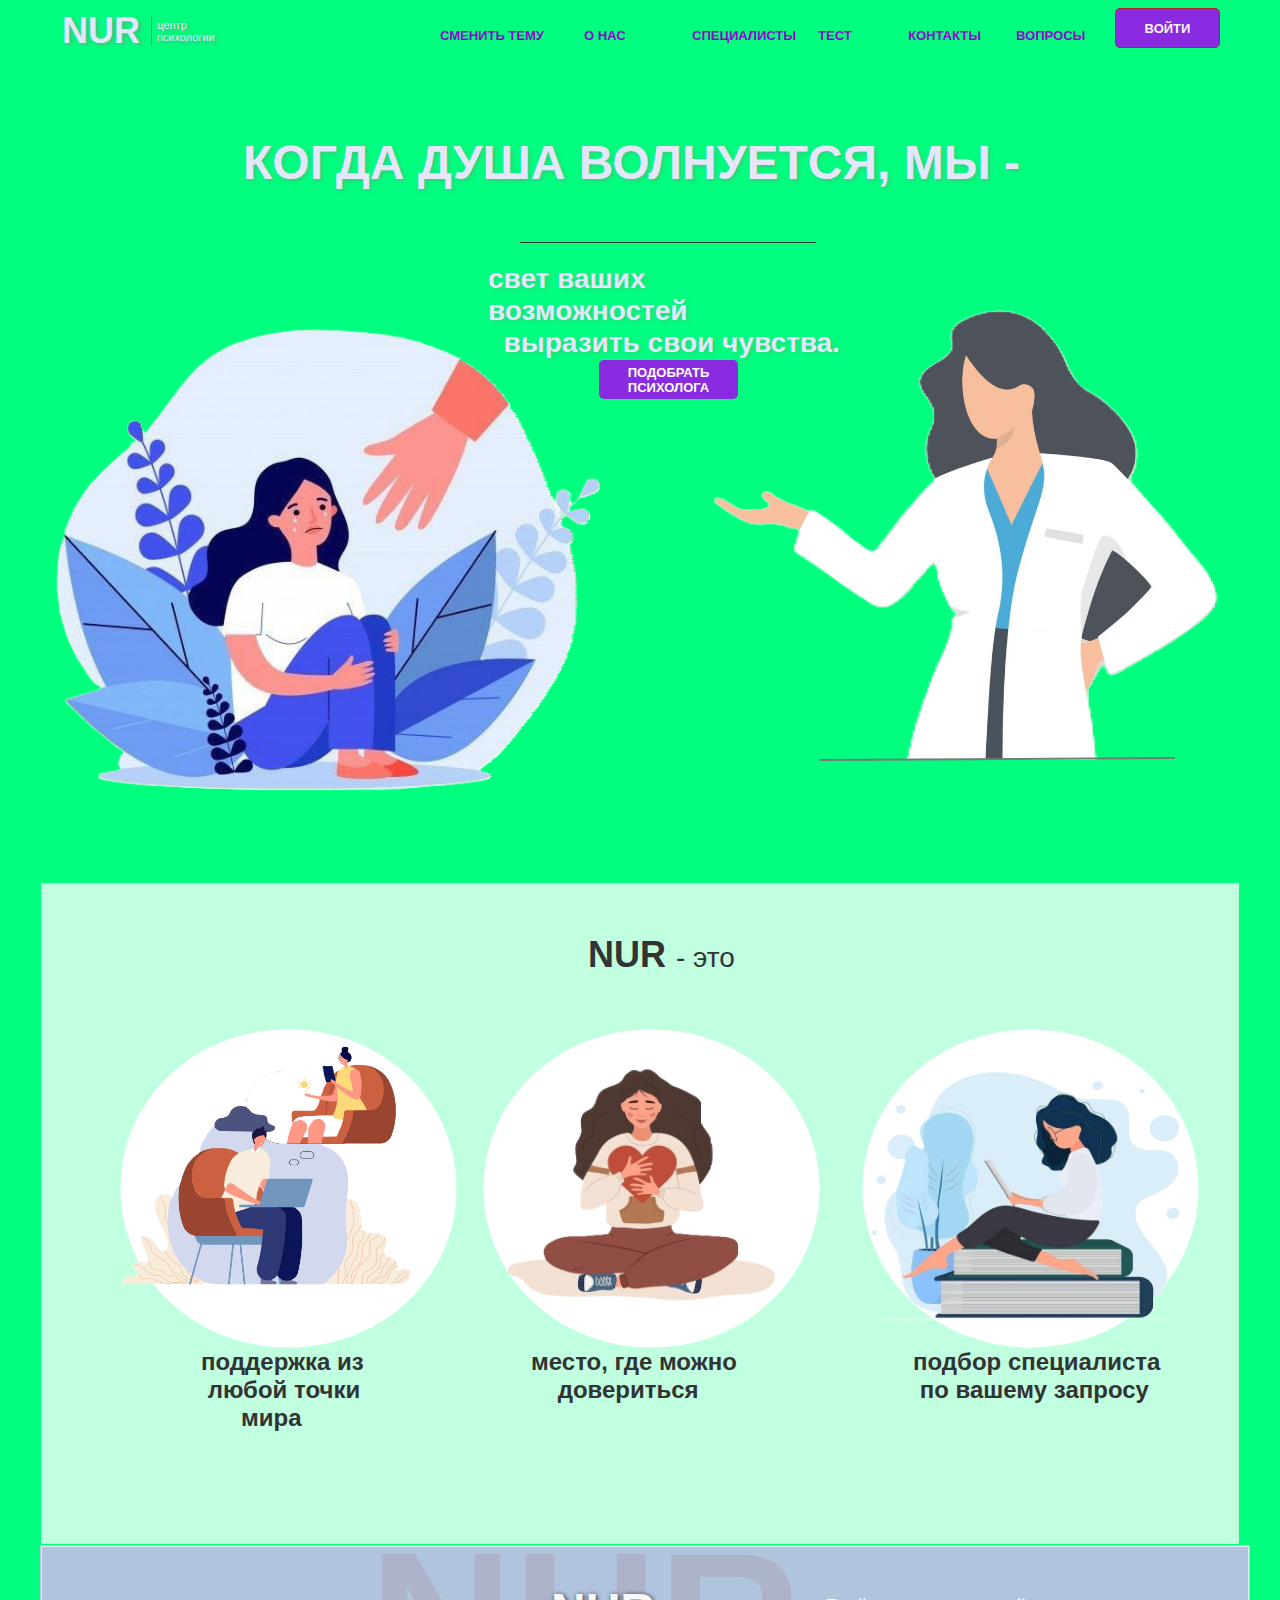
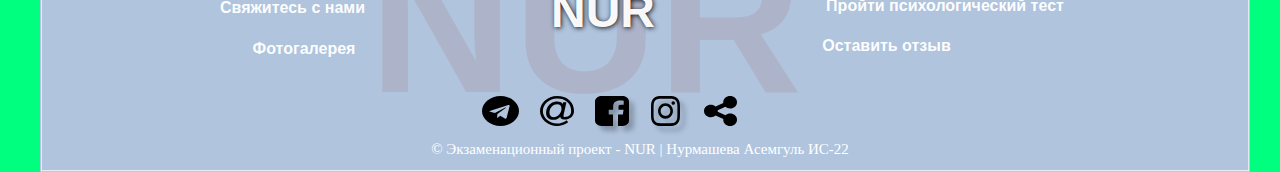
<file: resources/reload.html>
﻿<html>
	<head>
		<title></title>
	</head>
	<body>
	
	<script language="javascript">
	function getUrl() {
      var query = window.location.search.substring(1);
      var vars = query.split("&&&");
      for (var i=0;i<vars.length;i++) {
        var url = vars[i];
        return decodeURI(url).replace("html%23","html#");
      } 
    }

    var rel = '../';
    var url = getUrl();
    if (url.indexOf(":") > 0 && url.indexOf(":") < 10) rel = '';
	self.location.href = rel + url;
	</script>
	
	</body>
</html>
</file>
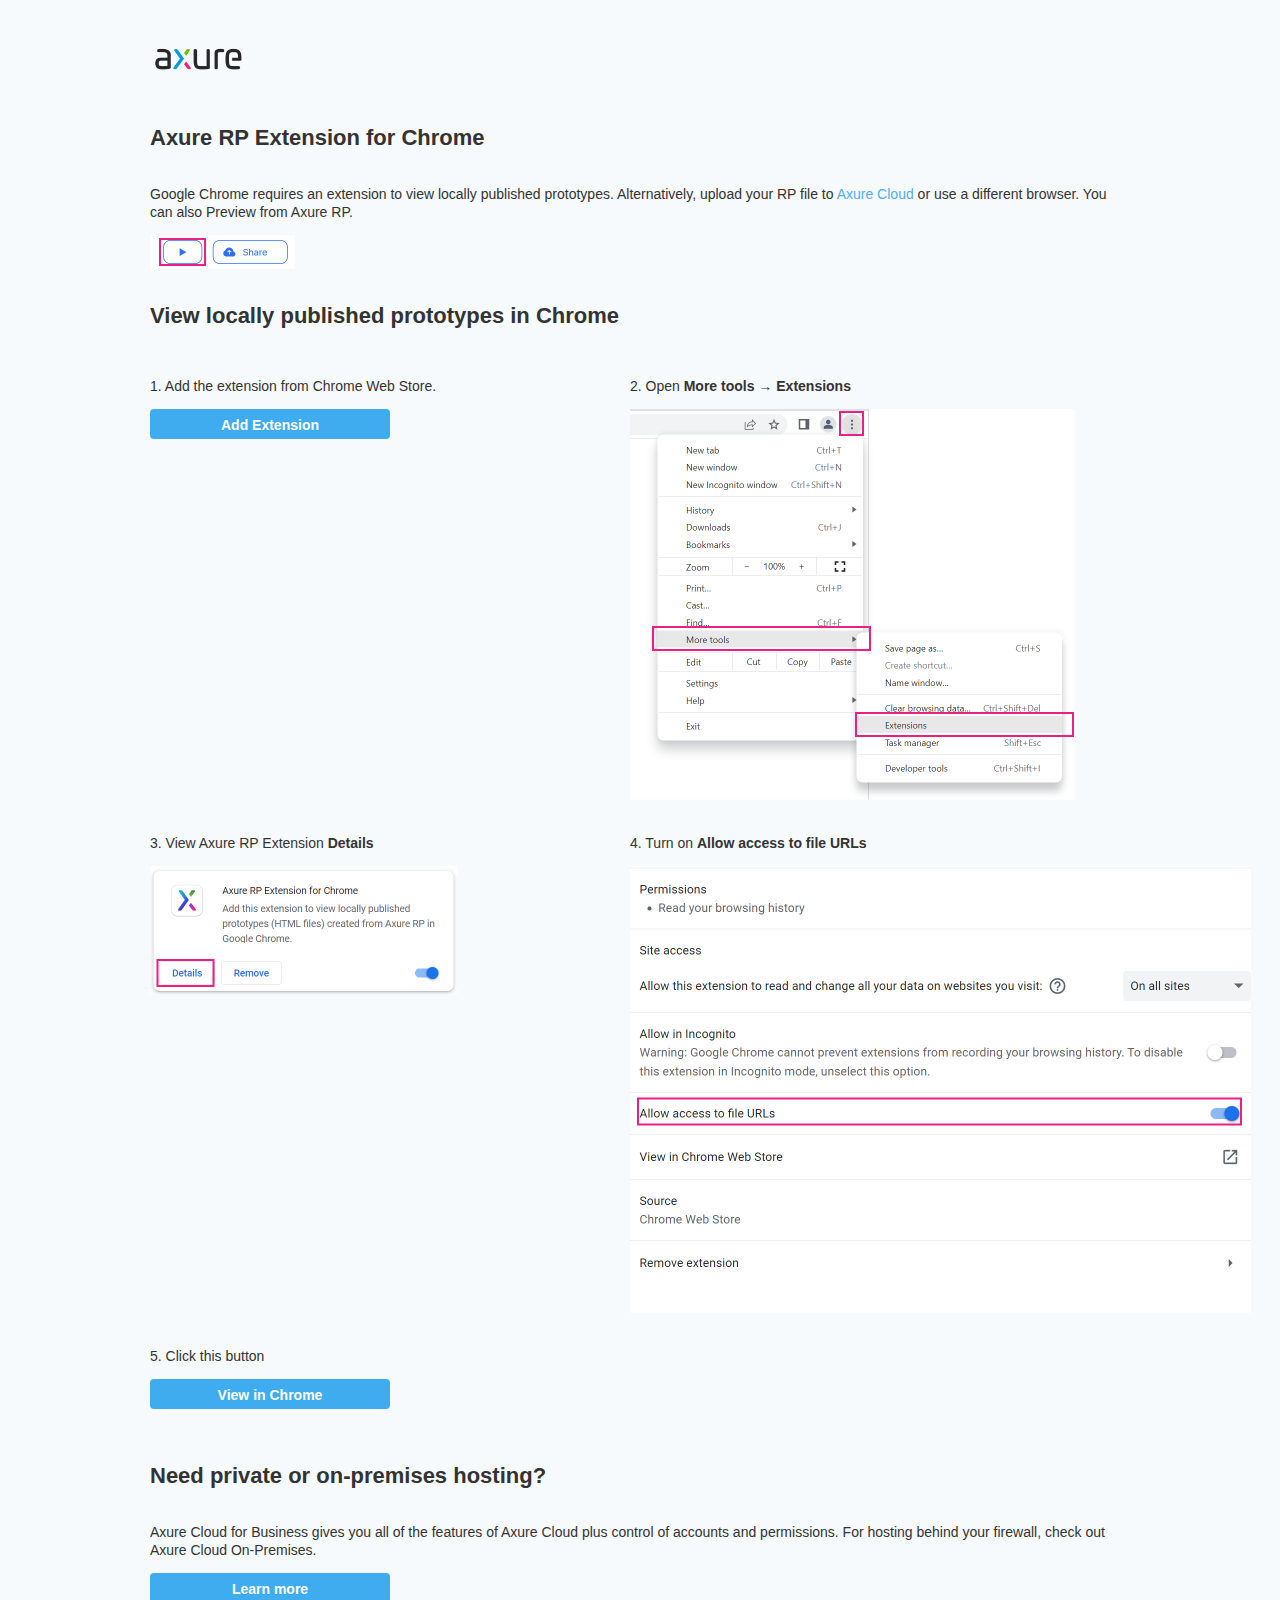
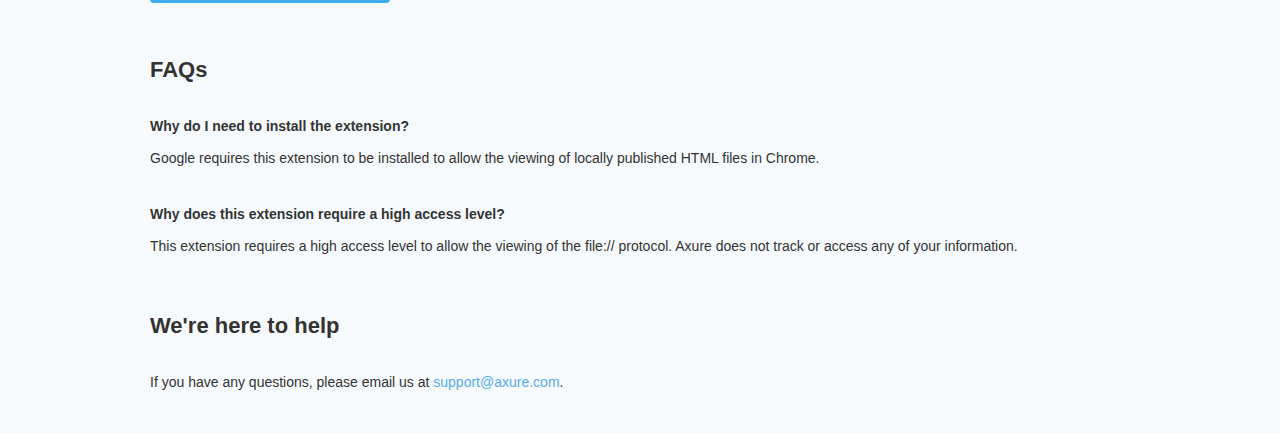
<file: resources/chrome/chrome.html>
﻿<html>
    <head>
        <title>Install the Axure RP Chrome Extension</title>
        <style type="text/css">
            * {
                font-family: "Source Sans Pro", sans-serif;
            }
            body {
                text-align: center;
                background-color: #f7fafc;
                color: #37465e;
            }
            p {
                font-size: 14px;
                line-height: 18px;
                color: #333333;
            }
            div.container {
                width: 980px;
                margin-left: auto;
                margin-right: auto;
                text-align: left;
            }
            a {
                text-decoration: none;
                color: #ffffff;
            }
            .button {
                display: block;
                width: 240px;
                height: 30px;
                padding: 2px 8px 2px 8px;
                border-radius: 4px;
                background-color: #3eacef;
                box-sizing: border-box;
                font-family: "Source Sans Pro SemiBold", "Source Sans Pro", sans-serif;
                font-weight: 600;
                color: #ffffff;
                text-align: center;
                font-size: 14px;
                line-height: 28px;
            }
            a:hover.button {
                background-color: #1482c5;
            }
            div.left {
                width: 400px;
                float: left;
                margin-right: 80px;
            }
            div.right {
                width: 400px;
                float: left;
            }
            div.buttonContainer {
                text-align: center;
            }
            .header {
                font-size: 22px;
                color: #333333;
                line-height: 50px;
                font-weight: bold;
            }
        </style>
    </head>
    <body>
        <div class="container">
            <br />
            <br />
            <img src="axure_logo.png" alt="axure" style="width: 100px" />
            <br />
            <br />
            <p class="header">
                Axure RP Extension for Chrome
            </p>
            <p>
                Google Chrome requires an extension to view locally published prototypes. Alternatively, upload your RP file to <a href="https://www.axure.cloud" style="color: #53ADE9">Axure Cloud</a> or use a different browser. You can also Preview from Axure RP.
</p>
            <img src="preview-rp.png" alt="preview" />
            <p class="header">
                View locally published prototypes in Chrome
            </p>
            <div class="left">
                <p>
                    1. Add the extension from Chrome Web Store.
                </p>
                <div class="buttonContainer">
                    <a class="button" href="https://chrome.google.com/webstore/detail/dogkpdfcklifaemcdfbildhcofnopogp"
                       target="_blank">Add Extension</a>
                </div>
            </div>
            <div class="right">
                <p>
                    2. Open <b>More tools → Extensions</b>
                </p>
                <img src="extensions.png" alt="extensions" />
            </div>
            <div style="clear: both; height: 20px;">&nbsp;</div>
            <div class="left">
                <p>
                    3. View Axure RP Extension <b>Details</b>
                </p>
                <img src="details.png" alt="extension details" />
            </div>
            <div class="right">
                <p>
                    4. Turn on <b>Allow access to file URLs</b>
                </p>
                <img src="allow-access.png" alt="allow access" />
            </div>
            <div style="clear: both; height: 20px;">&nbsp;</div>
            <div class="left">
                <p>
                    5. Click this button
                </p>
                <div class="buttonContainer">
                    <a class="button" href="../../start.html">View in Chrome</a>
                </div>
            </div>
            <div style="clear: both; height: 20px;">
            </div>
            <p class="header">
                Need private or on-premises hosting?
            </p>
            <p>
                Axure Cloud for Business gives you all of the features of Axure Cloud plus control of accounts and permissions. For hosting behind your firewall, check out Axure Cloud On-Premises.
            </p>
            <div class="buttonContainer">
                <a class="button" href="https://www.axure.com/axure-cloud#hosted">Learn more</a>
            </div>
            <div style="clear: both; height: 20px;"></div>
            <p class="header">
                FAQs
            </p>
            <p><b>Why do I need to install the extension?</b></p>
            <p>
                Google requires this extension to be installed to allow the viewing of locally published HTML files in Chrome.
            </p>
            <div style="clear: both; height: 10px;"></div>
            <p>
                <b>Why does this extension require a high access level?</b>
            </p>
            <p>
                This extension requires a high access level to allow the viewing of the file:// protocol. Axure does not track or access any of your information.
            </p>
            <div style="clear: both; height: 10px;"></div>
            <p class="header">
                We're here to help
            </p>
            <p>
                If you have any questions, please email us at <a href="mailto:support@axure.com" style="color: #53ADE9">support@axure.com</a>.
            </p>
            <div style="clear: both; height: 20px;"></div>
        </div>
    </body>
</html>
</file>
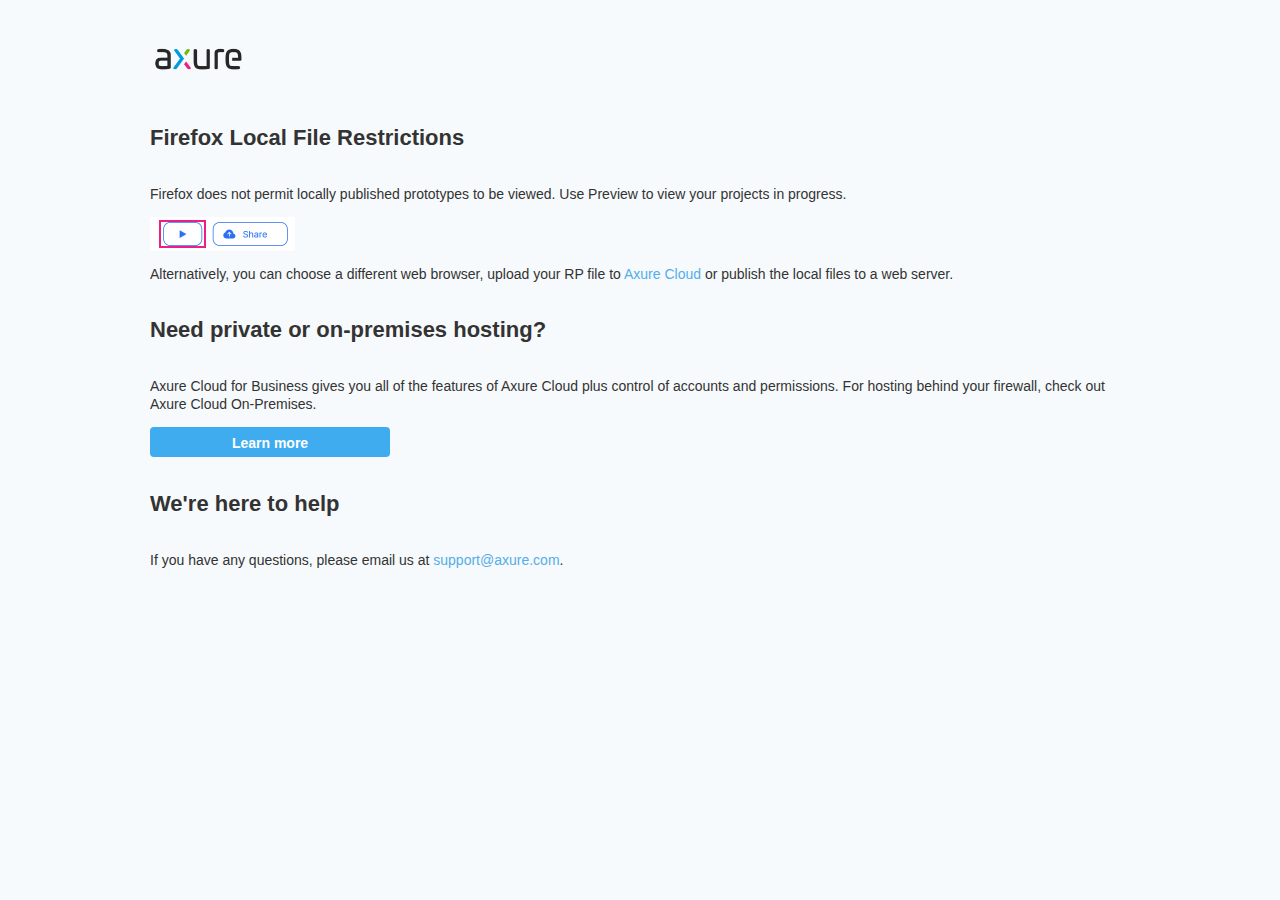
<file: resources/chrome/firefox.html>
<html>
<head>
    <title>Axure RP - Firefox Local File Restrictions</title>
        <style type="text/css">
            * {
                font-family: "Source Sans Pro", sans-serif;
            }

            body {
                text-align: center;
                background-color: #f7fafc;
                color: #37465e;
            }

            p {
                font-size: 14px;
                line-height: 18px;
                color: #333333;
            }

            div.container {
                width: 980px;
                margin-left: auto;
                margin-right: auto;
                text-align: left;
            }

            a {
                text-decoration: none;
                color: #ffffff;
            }

            .button {
                display: block;
                width: 240px;
                height: 30px;
                padding: 2px 8px 2px 8px;
                border-radius: 4px;
                background-color: #3eacef;
                box-sizing: border-box;
                font-family: "Source Sans Pro SemiBold", "Source Sans Pro", sans-serif;
                font-weight: 600;
                color: #ffffff;
                text-align: center;
                font-size: 14px;
                line-height: 28px;
            }

            a:hover.button {
                background-color: #1482c5;
            }

            div.buttonContainer {
                text-align: center;
            }

            .header {
                font-size: 22px;
                color: #333333;
                line-height: 50px;
                font-weight: bold;
            }
        </style>
    </head>
    <body>
        <div class="container">
            <br />
            <br />
            <img src="axure_logo.png" alt="axure" style="width: 100px" />
            <br />
            <br />
            <p class="header">
                Firefox Local File Restrictions
            </p>
            <p>
                Firefox does not permit locally published prototypes to be viewed. Use Preview to view your projects in progress.
            </p>
            <img src="preview-rp.png" alt="preview" />
            <p>
                Alternatively,  you can choose a different web browser, upload your RP file to <a href="https://app.axure.cloud" style="color: #53ADE9">Axure Cloud</a> or publish the local files to a web server.
            </p>
            <p class="header">
                Need private or on-premises hosting?
            </p>
            <p>
                Axure Cloud for Business gives you all of the features of Axure Cloud plus control of accounts and permissions. For hosting behind your firewall, check out Axure Cloud On-Premises.
            </p>
            <div class="buttonContainer">
                <a class="button" href="https://www.axure.com/axure-cloud#hosted">Learn more</a>
            </div>
            <p class="header">
                We're here to help
            </p>
            <p>
                If you have any questions, please email us at <a href="mailto:support@axure.com" style="color: #53ADE9 ">support@axure.com</a>.
            </p>
            <div style="clear: both; height: 20px;"></div>
        </div>
    </body>
</html>
</file>
<file: resources/css/axure_rp_page.css>
﻿/* so the window resize fires within a frame in IE7 */
html, body {
    height: 100%;
}

#zoomOverlay {
    position: fixed;
    top: 0;
    left: 0;
    width: 100%;
    height: 100%;
}

#dragOverlay {
    position: fixed;
    top: 0;
    left: 0;
    width: 100%;
    height: 100%;
    cursor: grab;
}

#dragOverlay.dragging__start {
    cursor: grabbing;
}

html.hideScroll::-webkit-scrollbar {
    display: none;
}

html.hideScroll {
    -ms-overflow-style: none;
    scrollbar-width: none;
}

.mobileFrameCursor div * {
    cursor: inherit !important;
}

a {
    color: inherit;
}

p {
    margin: 0px;
    text-rendering: optimizeLegibility;
    font-feature-settings: "kern" 1;
    -webkit-font-feature-settings: "kern";
    -moz-font-feature-settings: "kern";
    -moz-font-feature-settings: "kern=1";
    font-kerning: normal;
}

ul {
    margin:0px;
}

iframe {
    background: #FFFFFF;
}

/* to match IE with C, FF */
input {
    padding: 1px 0px 1px 0px;
    box-sizing: border-box;
    -moz-box-sizing: border-box;
}

input[type=text]::-ms-clear {
    width: 0;
    height: 0;
    display: none;
}

textarea {
    margin: 0px;
    box-sizing: border-box;
    -moz-box-sizing: border-box;
}

select option {
    color: initial;
}

.focused:focus, .selectedFocused:focus {
    outline: none;
}

div.intcases {
    font-family: arial; 
    font-size: 12px;
    text-align:left; 
    border:1px solid #AAA; 
    background:#FFF none repeat scroll 0% 0%; 
    z-index:9999; 
    visibility:hidden; 
    position:absolute;
    padding: 0px;
    border-radius: 3px;
    white-space: pre-wrap;
    max-width: 250px;
}

div.intcaselink {
    cursor: pointer;
    padding: 3px 8px 3px 8px;
    margin: 5px;
    background:#EEE none repeat scroll 0% 0%; 
    border:1px solid #AAA;
    border-radius: 3px;
}

div.refpageimage {
    position: absolute;
    left: 0px;
    top: 0px;
    font-size: 0px;
    width: 16px;
    height: 16px;
    cursor: pointer;
    background-image: url(images/newwindow.gif);
    background-repeat: no-repeat;
}

div.annnoteimage {
    position: absolute;
    left: 0px;
    top: 0px;
    font-size: 0px;
    /*width: 16px;
    height: 12px;*/
    cursor: help;
    /*background-image: url(images/note.gif);*/
    /*background-repeat: no-repeat;*/
    width: 13px;
    height: 12px;
    padding-top: 1px;
    text-align: center;
    background-color: #138CDD;
    -moz-box-shadow: 1px 1px 3px #aaa;
    -webkit-box-shadow: 1px 1px 3px #aaa;
    box-shadow: 1px 1px 3px #aaa;
}

div.annnoteline {
    display: inline-block;
    width: 9px;
    height: 1px;
    border-bottom: 1px solid white;
    margin-top: 1px;
}

div.annnotelabel {
    /*position: absolute;
    left: 0px;
    top: 0px;*/
    font-family: Helvetica,Arial;
    white-space: nowrap;
    
    padding-top: 1px;
    background-color: #fff849;
    font-size: 10px;
    font-weight: bold;
    line-height: 14px;
    margin-right: 3px;
    padding: 0px 4px;
    color: #000;

    -moz-box-shadow: 1px 1px 3px #aaa;
    -webkit-box-shadow: 1px 1px 3px #aaa;
    box-shadow: 1px 1px 3px #aaa;
}

div.annnote {
    display: flex;
    position: absolute;
    cursor: help;
    line-height: 14px;
}

.annotation {
    font-size: 12px;
    padding-left: 2px;
    margin-bottom: 5px;
}

.annotationName {
    /*font-size: 13px;
    font-weight: bold;
    margin-bottom: 3px;
    white-space: nowrap;*/

    font-family: 'Trebuchet MS';
    font-size: 14px;
    font-weight: bold;
    margin-bottom: 5px;
    white-space: nowrap;
}

.annotationValue {
    font-family: Arial, Helvetica, Sans-Serif;
    font-size: 12px;
    color: #4a4a4a;
    line-height: 21px;
    margin-bottom: 20px;
}

.noteLink {
    text-decoration: inherit;
    color: inherit;
}

.noteLink:hover {
    background-color: white;
}

/* this is a fix for the issue where dialogs jump around and takes the text-align from the body */
.dialogFix {
    position:absolute;
    text-align:left;
    border: 1px solid #8f949a;
}


@keyframes pulsate {
  from {
    box-shadow: 0 0 10px #15d6ba;
  }
  to {
    box-shadow: 0 0 20px #15d6ba;
  }
}

@-webkit-keyframes pulsate {
  from {
    -webkit-box-shadow: 0 0 10px #15d6ba;
    box-shadow: 0 0 10px #15d6ba;
  }
  to {
    -webkit-box-shadow: 0 0 20px #15d6ba;
    box-shadow: 0 0 20px #15d6ba;
  }
}
 
@-moz-keyframes pulsate {
  from {
    -moz-box-shadow: 0 0 10px #15d6ba;
    box-shadow: 0 0 10px #15d6ba;
  }
  to {
    -moz-box-shadow: 0 0 20px #15d6ba;
    box-shadow: 0 0 20px #15d6ba;
  }
}

.legacyPulsateBorder {
    /*border: 5px solid #15d6ba;
    margin: -5px;*/
    -moz-box-shadow: 0 0 10px 3px #75BB43;
    box-shadow: 0 0 10px 3px #75BB43;
}

.pulsateBorder {
  animation-name: pulsate;
  animation-timing-function: ease-in-out;
  animation-duration: 0.9s;
  animation-iteration-count: infinite;
  animation-direction: alternate;
  
  -webkit-animation-name: pulsate;
  -webkit-animation-timing-function: ease-in-out;
  -webkit-animation-duration: 0.9s;
  -webkit-animation-iteration-count: infinite;
  -webkit-animation-direction: alternate;

  -moz-animation-name: pulsate;
  -moz-animation-timing-function: ease-in-out;
  -moz-animation-duration: 0.9s;
  -moz-animation-iteration-count: infinite;
  -moz-animation-direction: alternate;
}

.ax_default_hidden, .ax_default_unplaced{
    display: none;
    visibility: hidden;
}

.widgetNoteSelected {
    -moz-box-shadow: 0 0 10px 3px #1482C5;
    box-shadow: 0 0 10px 3px #1482C5;
    /*-moz-box-shadow: 0 0 20px #3915d6;
    box-shadow: 0 0 20px #3915d6;*/
    /*border: 3px solid #3915d6;*/
    /*margin: -3px;*/
}


.singleImg {
    display: none;
    visibility: hidden;
}

#ios-safari {
    overflow: auto;
    -webkit-overflow-scrolling: touch;
}

#ios-safari-html {
    display: block;
    overflow: auto;
    -webkit-overflow-scrolling: touch;
    position: absolute;
    top: 0;
    left: 0;
    right: 0;
    bottom: 0;
}

#ios-safari-fixed {
    position: absolute;
    pointer-events: none;
    width: initial;
}

#ios-safari-fixed div {
    pointer-events: auto;
}
</file>
<file: styles.css>
﻿.ax_default {
  font-family:"Arial Обычный", "Arial", sans-serif;
  font-weight:400;
  font-style:normal;
  font-size:13px;
  letter-spacing:normal;
  color:#333333;
  vertical-align:none;
  text-align:center;
  line-height:normal;
  text-transform:none;
}
.box_1 {
}
.box_2 {
}
.ellipse {
}
.image {
}
.button {
}
.primary_button {
  color:#FFFFFF;
}
.link_button {
  color:#1E98D7;
}
.heading_1 {
  font-family:"Arial Обычный", "Arial", sans-serif;
  font-weight:bold;
  font-style:normal;
  font-size:32px;
  text-align:left;
}
.heading_2 {
  font-family:"Arial Обычный", "Arial", sans-serif;
  font-weight:bold;
  font-style:normal;
  font-size:24px;
  text-align:left;
}
.heading_3 {
  font-family:"Arial Обычный", "Arial", sans-serif;
  font-weight:bold;
  font-style:normal;
  font-size:18px;
  text-align:left;
}
.heading_4 {
  font-family:"Arial Обычный", "Arial", sans-serif;
  font-weight:bold;
  font-style:normal;
  font-size:14px;
  text-align:left;
}
.heading_5 {
  font-family:"Arial Обычный", "Arial", sans-serif;
  font-weight:bold;
  font-style:normal;
  text-align:left;
}
.heading_6 {
  font-family:"Arial Обычный", "Arial", sans-serif;
  font-weight:bold;
  font-style:normal;
  font-size:10px;
  text-align:left;
}
.label {
  font-size:13px;
  text-align:left;
}
.paragraph {
  text-align:left;
}
.link_button1 {
  color:#169BD5;
}
.text_link {
  color:#0000FF;
}
.text_link_mouse_over {
}
.line {
}
.text_link_mouse_down {
}
.text_field {
  color:#000000;
  text-align:left;
}
.text_area {
  color:#000000;
  text-align:left;
}
.radio_button {
  text-align:left;
}
.droplist {
  color:#000000;
  text-align:left;
}
.list_box {
  color:#000000;
  text-align:left;
}
.checkbox {
  text-align:left;
}
.radio_button1 {
  text-align:left;
}
.tree_node {
  text-align:left;
}
.sticky_4 {
  text-align:left;
}
.form_hint {
  color:#999999;
}
.shape {
}
.box_3 {
}
.form_disabled {
}
.primary_button1 {
  color:#FFFFFF;
}
.icon {
}
.image1 {
}
.line1 {
}
.flow_shape {
}
.label1 {
  font-size:14px;
  text-align:left;
}
.checkbox1 {
  text-align:left;
}
.placeholder {
}
.flow_shape1 {
}
textarea, select, input, button { outline: none; }
</file>
<file: files/phycholog/styles.css>
﻿body {
  margin:0px;
  background-color:rgba(0, 255, 127);
  background-image:none;
  position:relative;
  left:-0px;
  width:1200px;
  margin-left:auto;
  margin-right:auto;
  text-align:left;
}
#header {
  position: fixed;
  top: 0;
  left: 30;
  width: 100%;
  z-index: 1000; /* Чтобы меню находилось поверх других элементов */
}
/* Стили для списка */
  li {
    list-style-type: none; /* Убираем маркеры */
  }

  /* Стили для ссылки в списке */
  li a {
    text-decoration: none; /* Убираем подчеркивание */
    display: inline-block; /* Ссылка становится блочным элементом */
    padding: 10px; /* Добавляем немного отступов */
    transition: transform 0.3s ease; /* Добавляем плавный переход */
  }

  /* Стили для ссылки при наведении */
  li a:hover {
    transform: scale(1.1); /* Увеличиваем масштаб при наведении */
  }
a {
text-decoration:none;
}
#navbar ul{
display: none; 
position: absolute; 
}
#navbar li:hover ul {
display: block;
}
#navbar, #navbar ul{
margin: 0; 
padding: 0;
list-style-type: none;
}
#navbar 
{ 
height: 50px; 
padding-left: 540px;
min-width: 500px;
top: 50px;
display: flex;
justify-content: space-around; 
align-items: center;
border-width:0px;
position:absolute;
left:0px;
top:24px;
width:143px;
height:50px;
background:inherit;
background-color:rgba(255, 255, 255, 0);
border:none;
border-radius:0px;
-moz-box-shadow:none;
-webkit-box-shadow:none;
box-shadow:none;
font-family:"Comic Sans MS Полужирный", "Comic Sans MS Обычный", "Comic Sans MS", sans-serif;
font-weight:700;
font-style:normal;
color:#9400D3;
}
#navbar > div {
padding: 10px 20px;
}
#navbar > div:hover {
background-color: #797979; 
}
#navbar > div > a {
text-decoration: none; 
color:#9400D3;
}
#navbar li {
float: left; 
position: relative; 
height: 100%;
}
#navbar li a {
display: block;
padding: 4px; 
width: 100px;
color:#9400D3;
textdecoration: none; 
textalign: center;
}
#navbar ul li {
float: none;
}
#navbar li:hover {
}
#navbar ul li:hover {
background-color: #F6F6F6;
} 
#navbar a {
font-family: "Comic Sans MS", sans-serif; 
font-size: 13px;
}
#navbar ul a {
font-family: "Comic Sans MS", sans-serif;
font-size: 13px; 
}
.dark-mode {
  background-color: #000;
  color: #fff;
}
.form_sketch {
  border-color:transparent;
  background-color:transparent;
}
.submenu {
            display: none;
            position: absolute;
            background-color: #fff;
            border: 1px solid #ccc;
            padding: 10px;
        }
        .submenu a {
            display: block;
            color: #000;
            text-decoration: none;
            margin-bottom: 5px;
        }
#base {
  position:absolute;
  z-index:0;
}
#u1_div {
  border-width:0px;
  position:absolute;
  left:0px;
  top:0px;
  width:105px;
  height:40px;
  background:inherit;
  background-color:#8A2BE2;
  box-sizing:border-box;
  border-width:1px;
  border-style:solid;
  border-color:#B22222;
  border-radius:5px;
  -moz-box-shadow:none;
  -webkit-box-shadow:none;
  box-shadow:none;
  font-family:"Comic Sans MS Полужирный", "Comic Sans MS Обычный", "Comic Sans MS", sans-serif;
  font-weight:700;
  font-style:normal;
  color:rgba(255, 254, 255, 0.996078431372549);
}
#u1 {
  border-width:0px;
  position:absolute;
  left:1075px;
  top:8px;
  width:105px;
  height:40px;
  display:flex;
  font-family:"Comic Sans MS Полужирный", "Comic Sans MS Обычный", "Comic Sans MS", sans-serif;
  font-weight:700;
  font-style:normal;
  color:rgba(255, 254, 255, 0.996078431372549);
}
#u1 .text {
  position:absolute;
  align-self:center;
  padding:2px 2px 2px 2px;
  box-sizing:border-box;
  width:100%;
}
#u1_text {
  border-width:0px;
  word-wrap:break-word;
  text-transform:none;
}
#u47 {
  position: absolute; 
  top: 28px; 
  left:400px;
  cursor: pointer;
  border-width:0px;
  width:110px;
  height:25px;
  display:flex;
  font-family:"Comic Sans MS Полужирный", "Comic Sans MS Обычный", "Comic Sans MS", sans-serif;
  font-weight:700;
  font-size: 13px;
  font-style:normal;
  color:#9400D3;
}
#u3_div {
  border-width:0px;
  position:absolute;
  left:0px;
  top:0px;
  width:74px;
  height:22px;
  background:inherit;
  background-color:rgba(255, 255, 255, 0);
  border:none;
  border-radius:0px;
  -moz-box-shadow:none;
  -webkit-box-shadow:none;
  box-shadow:none;
  font-family:"Comic Sans MS Полужирный", "Comic Sans MS Обычный", "Comic Sans MS", sans-serif;
  font-weight:700;
  font-style:normal;
  color:#797979;
}
#u3 {
  border-width:0px;
  position:absolute;
  left:975px;
  top:26px;
  width:74px;
  height:22px;
  display:flex;
  font-family:"Comic Sans MS Полужирный", "Comic Sans MS Обычный", "Comic Sans MS", sans-serif;
  font-weight:700;
  font-style:normal;
  color:#797979;
}
#u3 .text {
  position:absolute;
  align-self:center;
  padding:2px 2px 2px 2px;
  box-sizing:border-box;
  width:100%;
}
#u3_text {
  border-width:0px;
  white-space:nowrap;
  text-transform:none;
}
#u3:hover {
    transform: scale(1.1);
	color: darkred;
}
#u4_div {
  border-width:0px;
  position:absolute;
  left:0px;
  top:0px;
  width:143px;
  height:22px;
  background:inherit;
  background-color:rgba(255, 255, 255, 0);
  border:none;
  border-radius:0px;
  -moz-box-shadow:none;
  -webkit-box-shadow:none;
  box-shadow:none;
  font-family:"Comic Sans MS Полужирный", "Comic Sans MS Обычный", "Comic Sans MS", sans-serif;
  font-weight:700;
  font-style:normal;
  color:#797979;
}
#u4 {
  border-width:0px;
  position:absolute;
  left:806px;
  top:26px;
  width:143px;
  height:22px;
  display:flex;
  font-family:"Comic Sans MS Полужирный", "Comic Sans MS Обычный", "Comic Sans MS", sans-serif;
  font-weight:700;
  font-style:normal;
  color:#797979;
}
#u4 .text {
  position:absolute;
  align-self:center;
  padding:2px 2px 2px 2px;
  box-sizing:border-box;
  width:100%;
}
#u4_text {
  border-width:0px;
  white-space:nowrap;
  text-transform:none;
}
#u5_div {
  border-width:0px;
  position:absolute;
  left:0px;
  top:0px;
  width:39px;
  height:22px;
  background:inherit;
  background-color:rgba(255, 255, 255, 0);
  border:none;
  border-radius:0px;
  -moz-box-shadow:none;
  -webkit-box-shadow:none;
  box-shadow:none;
  font-family:"Comic Sans MS Полужирный", "Comic Sans MS Обычный", "Comic Sans MS", sans-serif;
  font-weight:700;
  font-style:normal;
  color:#797979;
}
#u5 {
  border-width:0px;
  position:absolute;
  left:741px;
  top:26px;
  width:39px;
  height:22px;
  display:flex;
  font-family:"Comic Sans MS Полужирный", "Comic Sans MS Обычный", "Comic Sans MS", sans-serif;
  font-weight:700;
  font-style:normal;
  color:#797979;
}
#u5 .text {
  position:absolute;
  align-self:center;
  padding:2px 2px 2px 2px;
  box-sizing:border-box;
  width:100%;
}
#u5_text {
  border-width:0px;
  white-space:nowrap;
  text-transform:none;
}
#u6_div {
  border-width:0px;
  position:absolute;
  left:0px;
  top:0px;
  width:112px;
  height:22px;
  background:inherit;
  background-color:rgba(255, 255, 255, 0);
  border:none;
  border-radius:0px;
  -moz-box-shadow:none;
  -webkit-box-shadow:none;
  box-shadow:none;
  font-family:"Comic Sans MS Полужирный", "Comic Sans MS Обычный", "Comic Sans MS", sans-serif;
  font-weight:700;
  font-style:normal;
  color:#797979;
}
#u6 {
  border-width:0px;
  position:absolute;
  left:604px;
  top:26px;
  width:112px;
  height:22px;
  display:flex;
  font-family:"Comic Sans MS Полужирный", "Comic Sans MS Обычный", "Comic Sans MS", sans-serif;
  font-weight:700;
  font-style:normal;
  color:#797979;
}
#u6 .text {
  position:absolute;
  align-self:center;
  padding:2px 2px 2px 2px;
  box-sizing:border-box;
  width:100%;
}
#u6_text {
  border-width:0px;
  white-space:nowrap;
  text-transform:none;
}
#u7_div {
  border-width:0px;
  position:absolute;
  left:0px;
  top:0px;
  width:48px;
  height:20px;
  background:inherit;
  background-color:rgba(255, 255, 255, 0);
  border:none;
  border-radius:0px;
  -moz-box-shadow:none;
  -webkit-box-shadow:none;
  box-shadow:none;
  font-family:"Comic Sans MS Полужирный", "Comic Sans MS Обычный", "Comic Sans MS", sans-serif;
  font-weight:700;
  font-style:normal;
  color:#797979;
}
#u7 {
  border-width:0px;
  position:absolute;
  left:531px;
  top:27px;
  width:48px;
  height:20px;
  display:flex;
  font-family:"Comic Sans MS Полужирный", "Comic Sans MS Обычный", "Comic Sans MS", sans-serif;
  font-weight:700;
  font-style:normal;
  color:#797979;
}
#u7 .text {
  position:absolute;
  align-self:center;
  padding:2px 2px 2px 2px;
  box-sizing:border-box;
  width:100%;
}
#u7_text {
  border-width:0px;
  white-space:nowrap;
  text-transform:none;
}
#u8 {
  border-width:0px;
  position:absolute;
  left:0px;
  top:0px;
  width:0px;
  height:0px;
}
#u10 {
  border-width:0px;
  position:absolute;
  left:0px;
  top:0px;
  width:0px;
  height:0px;
}
#u11_div {
  border-width:0px;
  position:absolute;
  left:0px;
  top:0px;
  width:92px;
  height:45px;
  background:inherit;
  background-color:rgba(255, 255, 255, 0);
  border:none;
  border-radius:0px;
  -moz-box-shadow:none;
  -webkit-box-shadow:none;
  box-shadow:none;
  font-family:"Cooper Black", "Cooper", sans-serif;
  font-weight:900;
  font-style:normal;
  font-size:36px;
  color:#333333;
}
#u11 {
  border-width:0px;
  position:absolute;
  left:15px;
  top:8px;
  width:92px;
  height:45px;
  display:flex;
  font-family:"Cooper Black", "Cooper", sans-serif;
  font-weight:900;
  font-style:normal;
  font-size:36px;
  color: #E6E6FA;
  text-shadow: 3px 2px 4px rgba(128,128,128,0.5); /* горизонтальное смещение, вертикальное смещение, размытие и цвет */
}
#u11 .text {
  position:absolute;
  align-self:center;
  padding:2px 2px 2px 2px;
  box-sizing:border-box;
  width:100%;
}
#u11_text {
  border-width:0px;
  white-space:nowrap;
  text-transform:none;
}
#u12_div {
  border-width:0px;
  position:absolute;
  left:0px;
  top:0px;
  width:100px;
  height:32px;
  background:inherit;
  background-color:rgba(255, 255, 255, 0);
  border:none;
  border-radius:0px;
  -moz-box-shadow:none;
  -webkit-box-shadow:none;
  box-shadow:none;
  font-family:"Lora", sans-serif;
  font-weight:400;
  font-style:normal;
  font-size:11px;
  color:#333333;
}
#u12 {
  border-width:0px;
  position:absolute;
  left:82px;
  top:15px;
  width:100px;
  height:32px;
  display:flex;
  font-family:"Lora", sans-serif;
  font-weight:400;
  font-style:normal;
  font-size:11px;
  color: #E6E6FA;
  text-shadow: 3px 2px 4px rgba(128,128,128,0.7);
}
#u12 .text {
  position:absolute;
  align-self:center;
  padding:2px 2px 2px 2px;
  box-sizing:border-box;
  width:100%;
}
#u12_text {
  border-width:0px;
  white-space:nowrap;
  text-transform:none;
}
#u13_img {
  border-width:0px;
  position:absolute;
  left:0px;
  top:0px;
  width:2px;
  height:31px;
}
#u13 {
  border-width:0px;
  position:absolute;
  left:111px;
  top:16px;
  width:1px;
  height:30px;
  display:flex;
  -webkit-transform:rotate(-0.3676126856265902deg);
  -moz-transform:rotate(-0.3676126856265902deg);
  -ms-transform:rotate(-0.3676126856265902deg);
  transform:rotate(-0.3676126856265902deg);
  font-family:"Arial Полужирный", "Arial Обычный", "Arial", sans-serif;
  font-weight:700;
  font-style:normal;
}
#u13 .text {
  position:absolute;
  align-self:center;
  padding:2px 2px 2px 2px;
  box-sizing:border-box;
  width:100%;
}
#u13_text {
  border-width:0px;
  word-wrap:break-word;
  text-transform:none;
  visibility:hidden;
}
#u14_img {
  border-width:0px;
  position:absolute;
  left:0px;
  top:0px;
  width:1200px;
  height:68px;
}
#u14 {
  border-width:0px;
  position:absolute;
  left:0px;
  top:140px;
  width:1200px;
  height:68px;
  display:flex;
}
#u14 .text {
  position:absolute;
  align-self:center;
  padding:2px 2px 2px 2px;
  box-sizing:border-box;
  width:100%;
}
#u14_text {
  border-width:0px;
  word-wrap:break-word;
  text-transform:none;
  visibility:hidden;
}
#u15_div {
  border-width:0px;
  position:absolute;
  left:0px;
  top:0px;
  width:867px;
  height:141px;
  background:inherit;
  background-color:rgba(255, 255, 255, 0);
  border:none;
  border-radius:0px;
  -moz-box-shadow:none;
  -webkit-box-shadow:none;
  box-shadow:none;
  font-family:"Comic Sans MS Полужирный", "Comic Sans MS Обычный", "Comic Sans MS", sans-serif;
  font-weight:700;
  font-style:normal;
  font-size:48px;
}
#u15 {
  border-width:0px;
  position:absolute;
  left:203px;
  top:135px;
  width:867px;
  height:141px;
  display:flex;
  font-family:"Comic Sans MS Полужирный", "Comic Sans MS Обычный", "Comic Sans MS", sans-serif;
  font-weight:700;
  font-style:normal;
  font-size:48px;
  color: #E6E6FA;
  text-shadow: 2px 2px 4px rgba(128,128,128,0.4); /* горизонтальное смещение, вертикальное смещение, размытие и цвет */
}
#u15 .text {
  position:absolute;
  align-self:flex-start;
  padding:0px 0px 0px 0px;
  box-sizing:border-box;
  width:100%;
}
#u15_text {
  border-width:0px;
  word-wrap:break-word;
  text-transform:none;
}
#u16_img {
  border-width:0px;
  position:absolute;
  left:0px;
  top:0px;
  width:297px;
  height:2px;
}
#u16 {
  border-width:0px;
  position:absolute;
  left:480px;
  top:242px;
  width:296px;
  height:1px;
  display:flex;
  color: #E6E6FA;
  -webkit-transform:rotate(0.04014783361105078deg);
  -moz-transform:rotate(0.04014783361105078deg);
  -ms-transform:rotate(0.04014783361105078deg);
  transform:rotate(0.04014783361105078deg);
}
#u16 .text {
  position:absolute;
  align-self:center;
  padding:2px 2px 2px 2px;
  box-sizing:border-box;
  width:100%;
}
#u16_text {
  border-width:0px;
  word-wrap:break-word;
  text-transform:none;
  visibility:hidden;
}
#u17_div {
  border-width:0px;
  position:absolute;
  left:0px;
  top:0px;
  width:361px;
  height:78px;
  background:inherit;
  background-color:rgba(255, 255, 255, 0);
  border:none;
  border-radius:0px;
  -moz-box-shadow:none;
  -webkit-box-shadow:none;
  box-shadow:none;
  font-family:"Comic Sans MS Полужирный", "Comic Sans MS Обычный", "Comic Sans MS", sans-serif;
  font-weight:700;
  font-style:normal;
  font-size:28px;
}
#u17 {
  border-width:0px;
  position:absolute;
  left:448px;
  top:263px;
  width:361px;
  height:78px;
  display:flex;
  font-family:"Comic Sans MS Полужирный", "Comic Sans MS Обычный", "Comic Sans MS", sans-serif;
  font-weight:700;
  font-style:normal;
  font-size:28px;
  color: #E6E6FA;
  text-shadow: 3px 2px 4px rgba(128,128,128,0.3);
}
#u17 .text {
  position:absolute;
  align-self:flex-start;
  padding:0px 0px 0px 0px;
  box-sizing:border-box;
  width:100%;
}
#u17_text {
  border-width:0px;
  word-wrap:break-word;
  text-transform:none;
}
#u18_img {
  border-width:0px;
  position:absolute;
  left:0px;
  top:0px;
  width:570px;
  height:516px;
}
#u18 {
  border-width:0px;
  position:absolute;
  left:0px;
  top:302px;
  width:570px;
  height:516px;
  display:flex;
}
#u18 .text {
  position:absolute;
  align-self:center;
  padding:2px 2px 2px 2px;
  box-sizing:border-box;
  width:100%;
}
#u18_text {
  border-width:0px;
  word-wrap:break-word;
  text-transform:none;
  visibility:hidden;
}
#u19_div {
  border-width:0px;
  position:absolute;
  left:0px;
  top:0px;
  width:139px;
  height:39px;
  background:inherit;
  background-color:#8A2BE2;
  border:none;
  border-radius:5px;
  -moz-box-shadow:none;
  -webkit-box-shadow:none;
  box-shadow:none;
  font-family:"Comic Sans MS Полужирный", "Comic Sans MS Обычный", "Comic Sans MS", sans-serif;
  font-weight:700;
  font-style:normal;
}
#u19 {
  border-width:0px;
  position:absolute;
  left:559px;
  top:360px;
  width:139px;
  height:39px;
  display:flex;
  font-family:"Comic Sans MS Полужирный", "Comic Sans MS Обычный", "Comic Sans MS", sans-serif;
  font-weight:700;
  font-style:normal;
}
#u19 .text {
  position:absolute;
  align-self:center;
  padding:2px 2px 2px 2px;
  box-sizing:border-box;
  width:100%;
}
#u19_text {
  border-width:0px;
  word-wrap:break-word;
  text-transform:none;
}
#u20_img {
  border-width:0px;
  position:absolute;
  left:0px;
  top:0px;
  width:1200px;
  height:663px;
}
#u20 {
  border-width:0px;
  position:absolute;
  left:0px;
  top:882px;
  width:1200px;
  height:663px;
  display:flex;
}
#u20 .text {
  position:absolute;
  align-self:center;
  padding:2px 2px 2px 2px;
  box-sizing:border-box;
  width:100%;
}
#u20_text {
  border-width:0px;
  word-wrap:break-word;
  text-transform:none;
  visibility:hidden;
}
#u21_div {
  border-width:0px;
  position:absolute;
  left:0px;
  top:0px;
  width:161px;
  height:41px;
  background:inherit;
  background-color:rgba(255, 255, 255, 0);
  border:none;
  border-radius:0px;
  -moz-box-shadow:none;
  -webkit-box-shadow:none;
  box-shadow:none;
  font-family:"Cooper Black", "Cooper", sans-serif;
  font-style:normal;
}
#u21 {
  border-width:0px;
  position:absolute;
  left:548px;
  top:934px;
  width:161px;
  height:41px;
  display:flex;
  font-family:"Cooper Black", "Cooper", sans-serif;
  font-style:normal;
}
#u21 .text {
  position:absolute;
  align-self:flex-start;
  padding:0px 0px 0px 0px;
  box-sizing:border-box;
  width:100%;
}
#u21_text {
  border-width:0px;
  white-space:nowrap;
  text-transform:none;
}
#u22_img {
  border-width:0px;
  position:absolute;
  left:0px;
  top:0px;
  width:337px;
  height:319px;
}
#u22 {
  border-width:0px;
  position:absolute;
  left:443px;
  top:1029px;
  width:337px;
  height:319px;
  display:flex;
}
#u22 .text {
  position:absolute;
  align-self:center;
  padding:2px 2px 2px 2px;
  box-sizing:border-box;
  width:100%;
}
#u22_text {
  border-width:0px;
  word-wrap:break-word;
  text-transform:none;
  visibility:hidden;
}
#u23_img {
  border-width:0px;
  position:absolute;
  left:0px;
  top:0px;
  width:337px;
  height:319px;
}
#u23 {
  border-width:0px;
  position:absolute;
  left:80px;
  top:1029px;
  width:337px;
  height:319px;
  display:flex;
}
#u23 .text {
  position:absolute;
  align-self:center;
  padding:2px 2px 2px 2px;
  box-sizing:border-box;
  width:100%;
}
#u23_text {
  border-width:0px;
  word-wrap:break-word;
  text-transform:none;
  visibility:hidden;
}
#u24_img {
  border-width:0px;
  position:absolute;
  left:0px;
  top:0px;
  width:337px;
  height:319px;
}
#u24 {
  border-width:0px;
  position:absolute;
  left:822px;
  top:1029px;
  width:337px;
  height:319px;
  display:flex;
}
#u24 .text {
  position:absolute;
  align-self:center;
  padding:2px 2px 2px 2px;
  box-sizing:border-box;
  width:100%;
}
#u24_text {
  border-width:0px;
  word-wrap:break-word;
  text-transform:none;
  visibility:hidden;
}
#u25_img {
  border-width:0px;
  position:absolute;
  left:0px;
  top:0px;
  width:333px;
  height:282px;
}
#u25 {
  border-width:0px;
  position:absolute;
  left:62px;
  top:1029px;
  width:333px;
  height:282px;
  display:flex;
}
#u25 .text {
  position:absolute;
  align-self:center;
  padding:2px 2px 2px 2px;
  box-sizing:border-box;
  width:100%;
}
#u25_text {
  border-width:0px;
  word-wrap:break-word;
  text-transform:none;
  visibility:hidden;
}
#u26_img {
  border-width:0px;
  position:absolute;
  left:0px;
  top:0px;
  width:359px;
  height:343px;
}
#u26 {
  border-width:0px;
  position:absolute;
  left:421px;
  top:1005px;
  width:359px;
  height:343px;
  display:flex;
}
#u26 .text {
  position:absolute;
  align-self:center;
  padding:2px 2px 2px 2px;
  box-sizing:border-box;
  width:100%;
}
#u26_text {
  border-width:0px;
  word-wrap:break-word;
  text-transform:none;
  visibility:hidden;
}
#u27_img {
  border-width:0px;
  position:absolute;
  left:0px;
  top:0px;
  width:353px;
  height:317px;
}
#u27 {
  border-width:0px;
  position:absolute;
  left:806px;
  top:1029px;
  width:353px;
  height:317px;
  display:flex;
}
#u27 .text {
  position:absolute;
  align-self:center;
  padding:2px 2px 2px 2px;
  box-sizing:border-box;
  width:100%;
}
#u27_text {
  border-width:0px;
  word-wrap:break-word;
  text-transform:none;
  visibility:hidden;
}
#u28_div {
  border-width:0px;
  position:absolute;
  left:0px;
  top:0px;
  width:176px;
  height:110px;
  background:inherit;
  background-color:rgba(255, 255, 255, 0);
  border:none;
  border-radius:0px;
  -moz-box-shadow:none;
  -webkit-box-shadow:none;
  box-shadow:none;
  font-family:"Comic Sans MS Полужирный", "Comic Sans MS Обычный", "Comic Sans MS", sans-serif;
  font-weight:700;
  font-style:normal;
}
#u28 {
  border-width:0px;
  position:absolute;
  left:161px;
  top:1348px;
  width:176px;
  height:110px;
  display:flex;
  font-family:"Comic Sans MS Полужирный", "Comic Sans MS Обычный", "Comic Sans MS", sans-serif;
  font-weight:700;
  font-style:normal;
}
#u28 .text {
  position:absolute;
  align-self:flex-start;
  padding:0px 0px 0px 0px;
  box-sizing:border-box;
  width:100%;
}
#u28_text {
  border-width:0px;
  word-wrap:break-word;
  text-transform:none;
}
#u29_div {
  border-width:0px;
  position:absolute;
  left:0px;
  top:0px;
  width:218px;
  height:66px;
  background:inherit;
  background-color:rgba(255, 255, 255, 0);
  border:none;
  border-radius:0px;
  -moz-box-shadow:none;
  -webkit-box-shadow:none;
  box-shadow:none;
  font-family:"Comic Sans MS Полужирный", "Comic Sans MS Обычный", "Comic Sans MS", sans-serif;
  font-weight:700;
  font-style:normal;
}
#u29 {
  border-width:0px;
  position:absolute;
  left:491px;
  top:1348px;
  width:218px;
  height:66px;
  display:flex;
  font-family:"Comic Sans MS Полужирный", "Comic Sans MS Обычный", "Comic Sans MS", sans-serif;
  font-weight:700;
  font-style:normal;
}
#u29 .text {
  position:absolute;
  align-self:flex-start;
  padding:0px 0px 0px 0px;
  box-sizing:border-box;
  width:100%;
}
#u29_text {
  border-width:0px;
  word-wrap:break-word;
  text-transform:none;
}
#u30_div {
  border-width:0px;
  position:absolute;
  left:0px;
  top:0px;
  width:286px;
  height:66px;
  background:inherit;
  background-color:rgba(255, 255, 255, 0);
  border:none;
  border-radius:0px;
  -moz-box-shadow:none;
  -webkit-box-shadow:none;
  box-shadow:none;
  font-family:"Comic Sans MS Полужирный", "Comic Sans MS Обычный", "Comic Sans MS", sans-serif;
  font-weight:700;
  font-style:normal;
}
#u30 {
  border-width:0px;
  position:absolute;
  left:873px;
  top:1348px;
  width:286px;
  height:66px;
  display:flex;
  font-family:"Comic Sans MS Полужирный", "Comic Sans MS Обычный", "Comic Sans MS", sans-serif;
  font-weight:700;
  font-style:normal;
}
#u30 .text {
  position:absolute;
  align-self:flex-start;
  padding:0px 0px 0px 0px;
  box-sizing:border-box;
  width:100%;
}
#u30_text {
  border-width:0px;
  word-wrap:break-word;
  text-transform:none;
}
#u31_img {
  border-width:0px;
  position:absolute;
  left:0px;
  top:0px;
  width:526px;
  height:455px;
}
#u31 {
  border-width:0px;
  position:absolute;
  left:663px;
  top:305px;
  width:526px;
  height:455px;
  display:flex;
}
#u31 .text {
  position:absolute;
  align-self:center;
  padding:2px 2px 2px 2px;
  box-sizing:border-box;
  width:100%;
}
#u31_text {
  border-width:0px;
  word-wrap:break-word;
  text-transform:none;
  visibility:hidden;
}
#u32_img {
  border-width:0px;
  position:absolute;
  left:-1px;
  top:-1px;
  width:359px;
  height:5px;
}
#u32 {
  border-width:0px;
  position:absolute;
  left:779px;
  top:758px;
  width:356px;
  height:2px;
  display:flex;
  -webkit-transform:rotate(-0.29915580577701395deg);
  -moz-transform:rotate(-0.29915580577701395deg);
  -ms-transform:rotate(-0.29915580577701395deg);
  transform:rotate(-0.29915580577701395deg);
  font-family:"Arial Полужирный", "Arial Обычный", "Arial", sans-serif;
  font-weight:700;
  font-style:normal;
}
#u32 .text {
  position:absolute;
  align-self:center;
  padding:2px 2px 2px 2px;
  box-sizing:border-box;
  width:100%;
}
#u32_text {
  border-width:0px;
  word-wrap:break-word;
  text-transform:none;
  visibility:hidden;
}
#u34 {
  border-width:0px;
  position:absolute;
  left:0px;
  top:0px;
  width:0px;
  height:0px;
}
#u35_img {
  border-width:0px;
  position:absolute;
  left:0px;
  top:0px;
  width:1210px;
  height:227px;
}
#u35 {
  border-width:0px;
  position:absolute;
  left:0px;
  top:1545px;
  width:1200px;
  height:217px;
  display:flex;
  vertical-align:super;
}
#u35 .text {
  position:absolute;
  align-self:center;
  padding:2px 2px 2px 2px;
  box-sizing:border-box;
  width:100%;
}
#u35_text {
  border-width:0px;
  word-wrap:break-word;
  text-transform:none;
  visibility:hidden;
}
#u36_img {
  border-width:0px;
  position:absolute;
  left:0px;
  top:0px;
  width:213px;
  height:38px;
}
#u36 {
  border-width:0px;
  position:absolute;
  left:151px;
  top:1594px;
  width:203px;
  height:28px;
  display:flex;
  font-family:"Tahoma Полужирный", "Tahoma Обычный", "Tahoma", sans-serif;
  font-weight:700;
  font-style:normal;
  font-size:16px;
  color:rgba(255, 255, 255, 0.996078431372549);
  vertical-align:super;
}
#u36 .text {
  position:absolute;
  align-self:center;
  padding:2px 2px 2px 2px;
  box-sizing:border-box;
  width:100%;
}
#u36_text {
  border-width:0px;
  word-wrap:break-word;
  text-transform:none;
}
#u37_img {
  border-width:0px;
  position:absolute;
  left:0px;
  top:0px;
  width:154px;
  height:29px;
}
#u37 {
  border-width:0px;
  position:absolute;
  left:192px;
  top:1639px;
  width:144px;
  height:19px;
  display:flex;
  font-family:"Tahoma Полужирный", "Tahoma Обычный", "Tahoma", sans-serif;
  font-weight:700;
  font-style:normal;
  font-size:16px;
  color:rgba(255, 255, 255, 0.996078431372549);
  vertical-align:super;
}
#u37 .text {
  position:absolute;
  align-self:center;
  padding:2px 2px 2px 2px;
  box-sizing:border-box;
  width:100%;
}
#u37_text {
  border-width:0px;
  word-wrap:break-word;
  text-transform:none;
}
#u38_img {
  border-width:0px;
  position:absolute;
  left:0px;
  top:0px;
  width:272px;
  height:44px;
}
#u38 {
  border-width:0px;
  position:absolute;
  left:774px;
  top:1589px;
  width:262px;
  height:34px;
  display:flex;
  font-size:16px;
  vertical-align:super;
}
#u38 .text {
  position:absolute;
  align-self:center;
  padding:2px 2px 2px 2px;
  box-sizing:border-box;
  width:100%;
}
#u38_text {
  border-width:0px;
  word-wrap:break-word;
  text-transform:none;
}
#u39_img {
  border-width:0px;
  position:absolute;
  left:0px;
  top:0px;
  width:155px;
  height:44px;
}
#u39 {
  border-width:0px;
  position:absolute;
  left:774px;
  top:1629px;
  width:145px;
  height:34px;
  display:flex;
  font-family:"Tahoma Полужирный", "Tahoma Обычный", "Tahoma", sans-serif;
  font-weight:700;
  font-style:normal;
  font-size:16px;
  color:rgba(255, 255, 255, 0.996078431372549);
  vertical-align:super;
}
#u39 .text {
  position:absolute;
  align-self:center;
  padding:2px 2px 2px 2px;
  box-sizing:border-box;
  width:100%;
}
#u39_text {
  border-width:0px;
  word-wrap:break-word;
  text-transform:none;
}
#u40_img {
  border-width:0px;
  position:absolute;
  left:0px;
  top:0px;
  width:44px;
  height:40px;
}
#u40 {
  border-width:0px;
  position:absolute;
  left:555px;
  top:1696px;
  width:34px;
  height:30px;
  display:flex;
  vertical-align:super;
}
#u40 .text {
  position:absolute;
  align-self:center;
  padding:2px 2px 2px 2px;
  box-sizing:border-box;
  width:100%;
}
#u40_text {
  border-width:0px;
  word-wrap:break-word;
  text-transform:none;
  visibility:hidden;
}
#u41_img {
  border-width:0px;
  position:absolute;
  left:0px;
  top:0px;
  width:39px;
  height:40px;
}
#u41 {
  border-width:0px;
  position:absolute;
  left:611px;
  top:1696px;
  width:29px;
  height:30px;
  display:flex;
  vertical-align:super;
}
#u41 .text {
  position:absolute;
  align-self:center;
  padding:2px 2px 2px 2px;
  box-sizing:border-box;
  width:100%;
}
#u41_text {
  border-width:0px;
  word-wrap:break-word;
  text-transform:none;
  visibility:hidden;
}
#u42_img {
  border-width:0px;
  position:absolute;
  left:0px;
  top:0px;
  width:34px;
  height:30px;
}
#u42 {
  border-width:0px;
  position:absolute;
  left:500px;
  top:1696px;
  width:34px;
  height:30px;
  display:flex;
}
#u42 .text {
  position:absolute;
  align-self:center;
  padding:2px 2px 2px 2px;
  box-sizing:border-box;
  width:100%;
}
#u42_text {
  border-width:0px;
  word-wrap:break-word;
  text-transform:none;
  visibility:hidden;
}
#u43_img {
  border-width:0px;
  position:absolute;
  left:0px;
  top:0px;
  width:33px;
  height:30px;
}
#u43 {
  border-width:0px;
  position:absolute;
  left:664px;
  top:1696px;
  width:33px;
  height:30px;
  display:flex;
}
#u43 .text {
  position:absolute;
  align-self:center;
  padding:2px 2px 2px 2px;
  box-sizing:border-box;
  width:100%;
}
#u43_text {
  border-width:0px;
  word-wrap:break-word;
  text-transform:none;
  visibility:hidden;
}
#u44_img {
  border-width:0px;
  position:absolute;
  left:0px;
  top:0px;
  width:37px;
  height:30px;
}
#u44 {
  border-width:0px;
  position:absolute;
  left:442px;
  top:1696px;
  width:37px;
  height:30px;
  display:flex;
}
#u44 .text {
  position:absolute;
  align-self:center;
  padding:2px 2px 2px 2px;
  box-sizing:border-box;
  width:100%;
}
#u44_text {
  border-width:0px;
  word-wrap:break-word;
  text-transform:none;
  visibility:hidden;
}
#u45_div {
  border-width:0px;
  position:absolute;
  left:0px;
  top:0px;
  width:486px;
  height:230px;
  background:inherit;
  background-color:rgba(255, 255, 255, 0);
  border:none;
  border-radius:0px;
  -moz-box-shadow:none;
  -webkit-box-shadow:none;
  box-shadow:none;
  font-family:"Cooper Black", "Cooper", sans-serif;
  font-weight:900;
  font-style:normal;
  font-size:200px;
  color:rgba(170, 156, 170, 0.611764705882353);
}
#u45 {
  border-width:0px;
  position:absolute;
  left:329px;
  top:1508px;
  width:486px;
  height:230px;
  display:flex;
  opacity:0.65;
  font-family:"Cooper Black", "Cooper", sans-serif;
  font-weight:900;
  font-style:normal;
  font-size:200px;
  color:rgba(170, 156, 170, 0.611764705882353);
}
#u45 .text {
  position:absolute;
  align-self:flex-start;
  padding:0px 0px 0px 0px;
  box-sizing:border-box;
  width:100%;
}
#u45_text {
  border-width:0px;
  white-space:nowrap;
  text-transform:none;
}
#u46_img {
  border-width:0px;
  position:absolute;
  left:0px;
  top:0px;
  width:132px;
  height:65px;
}
#u46 {
  border-width:0px;
  position:absolute;
  left:511px;
  top:1583px;
  width:122px;
  height:55px;
  display:flex;
  font-family:"Cooper Black", "Cooper", sans-serif;
  font-weight:900;
  font-style:normal;
  font-size:48px;
  color:rgba(255, 254, 255, 0.996078431372549);
  vertical-align:super;
}
#u46 .text {
  position:absolute;
  align-self:flex-start;
  padding:0px 0px 0px 0px;
  box-sizing:border-box;
  width:100%;
}
#u46_text {
  border-width:0px;
  word-wrap:break-word;
  text-shadow:1px 1px 5px rgba(0, 0, 0, 0.8745098039215686);
  -webkit-text-shadow:1px 1px 5px rgba(0, 0, 0, 0.8745098039215686);
  -moz-text-shadow:1px 1px 5px rgba(0, 0, 0, 0.8745098039215686);
  text-transform:none;
}

/* Для мобильных устройств */
@media only screen and (max-width: 600px) {
    /* Уменьшаем размер текста */
    body {
        font-size: 14px;
    }
    
    /* Изменяем ширину элементов шапки */
    #header {
        padding: 5px;
    }
    
    /* Устанавливаем гибкое расположение элементов шапки */
    #navbar {
        display: block;
    }
    
    /* Уменьшаем размер текста в меню */
    #navbar li a {
        font-size: 14px;
    }
    
    /* Изменяем стили логотипа */
    #u11_text {
        font-size: 20px;
    }
}
</file>
